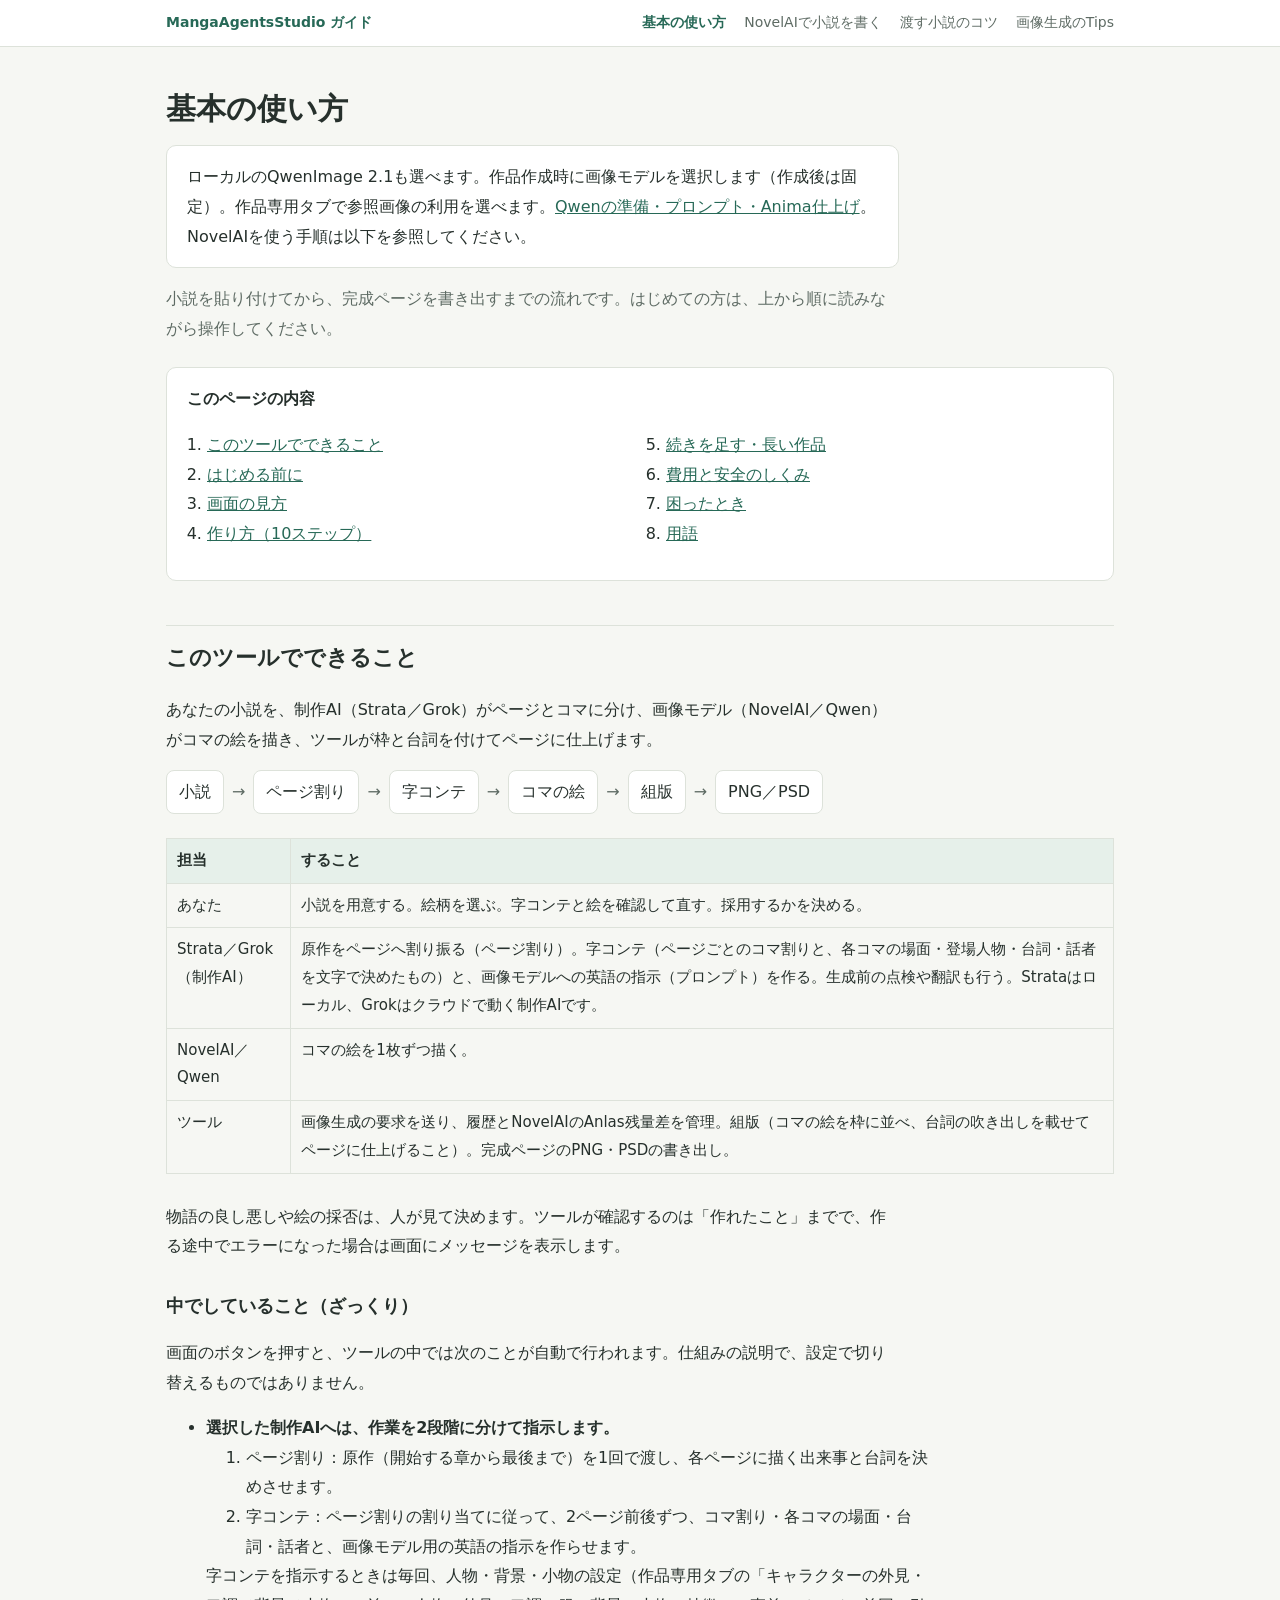
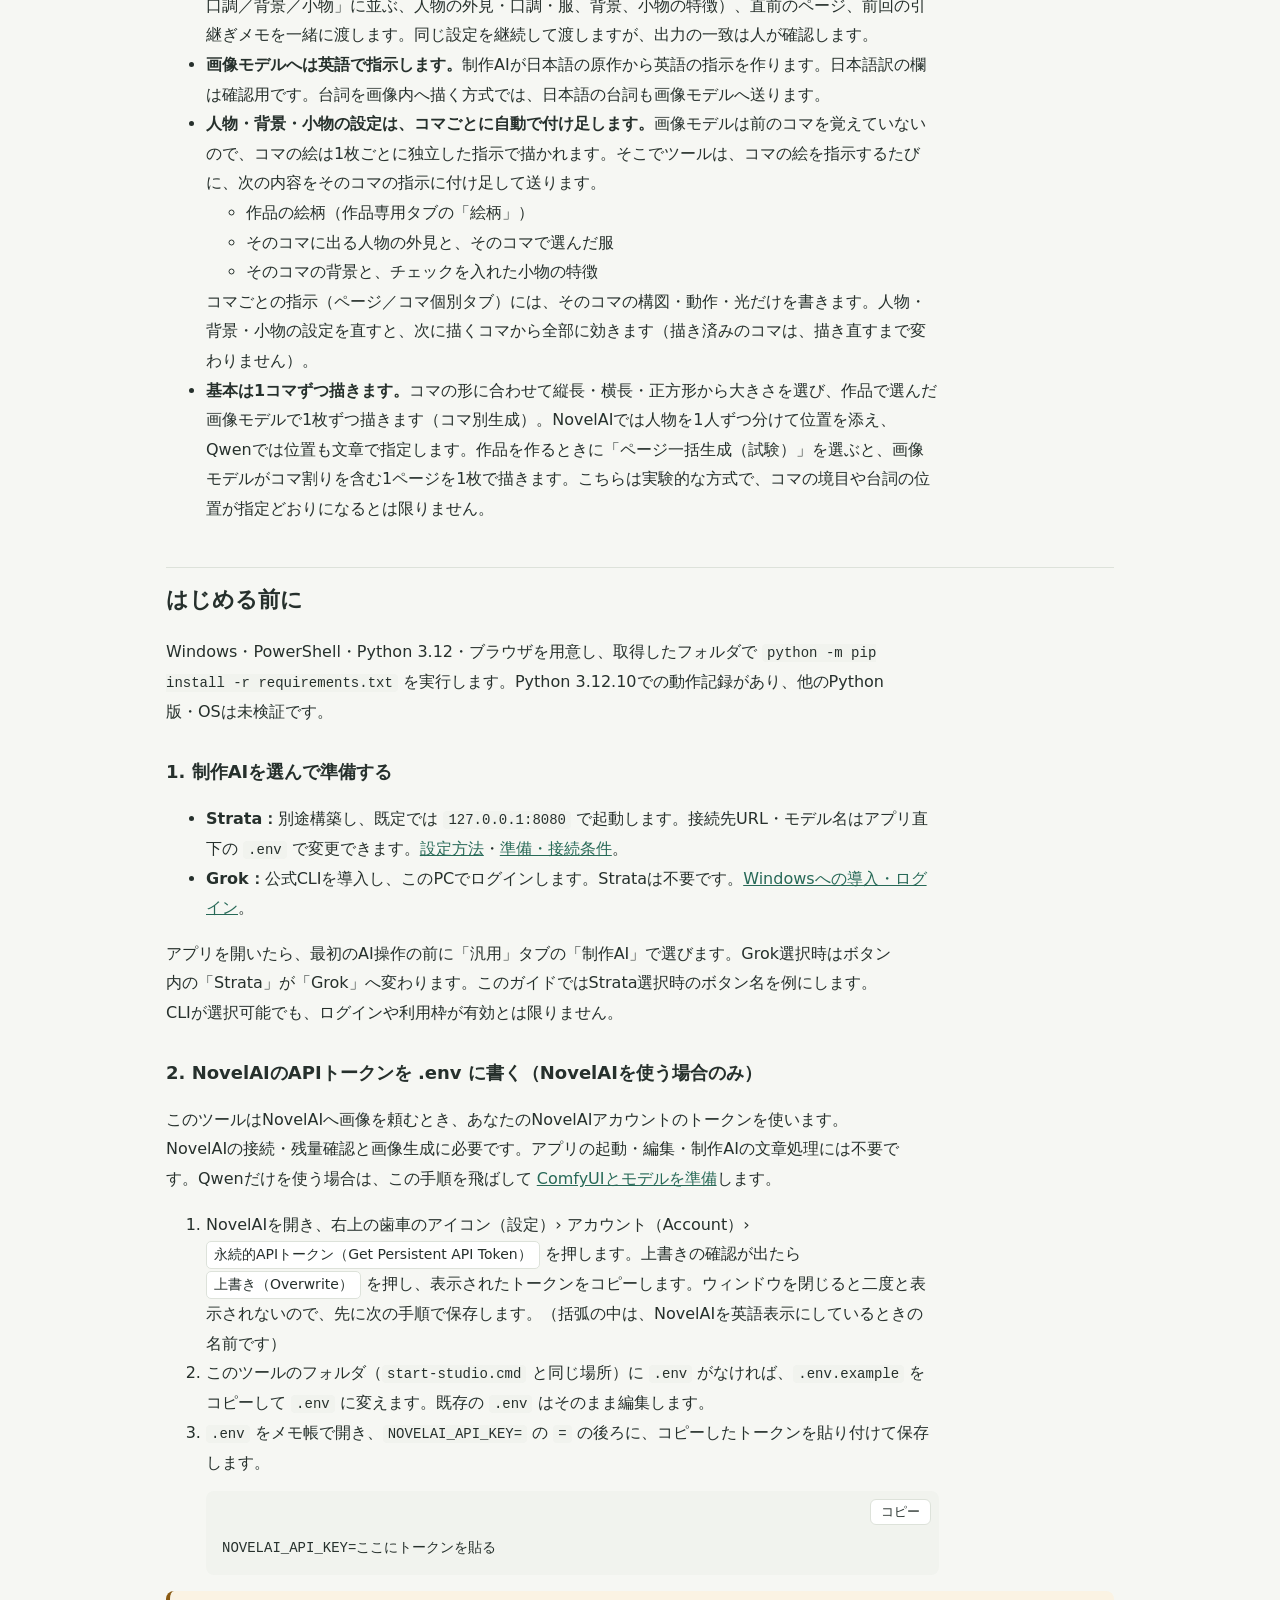
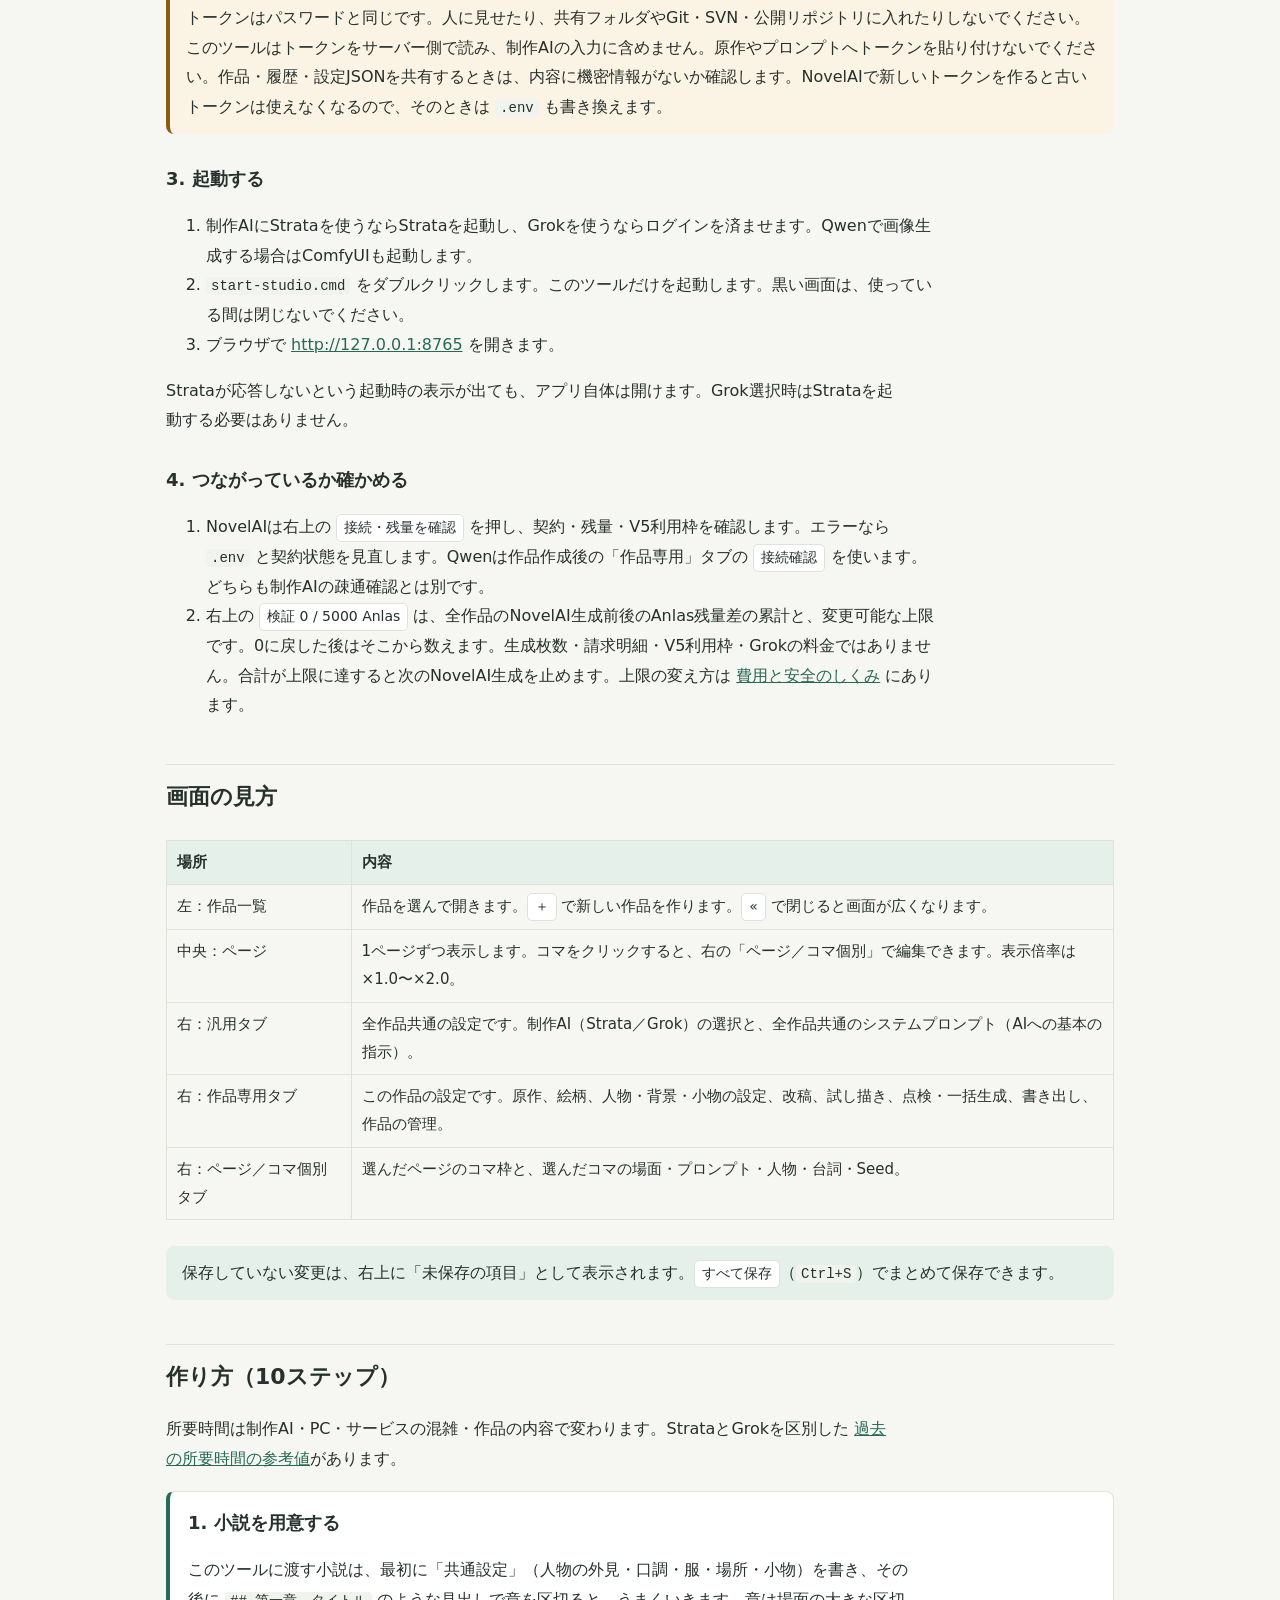
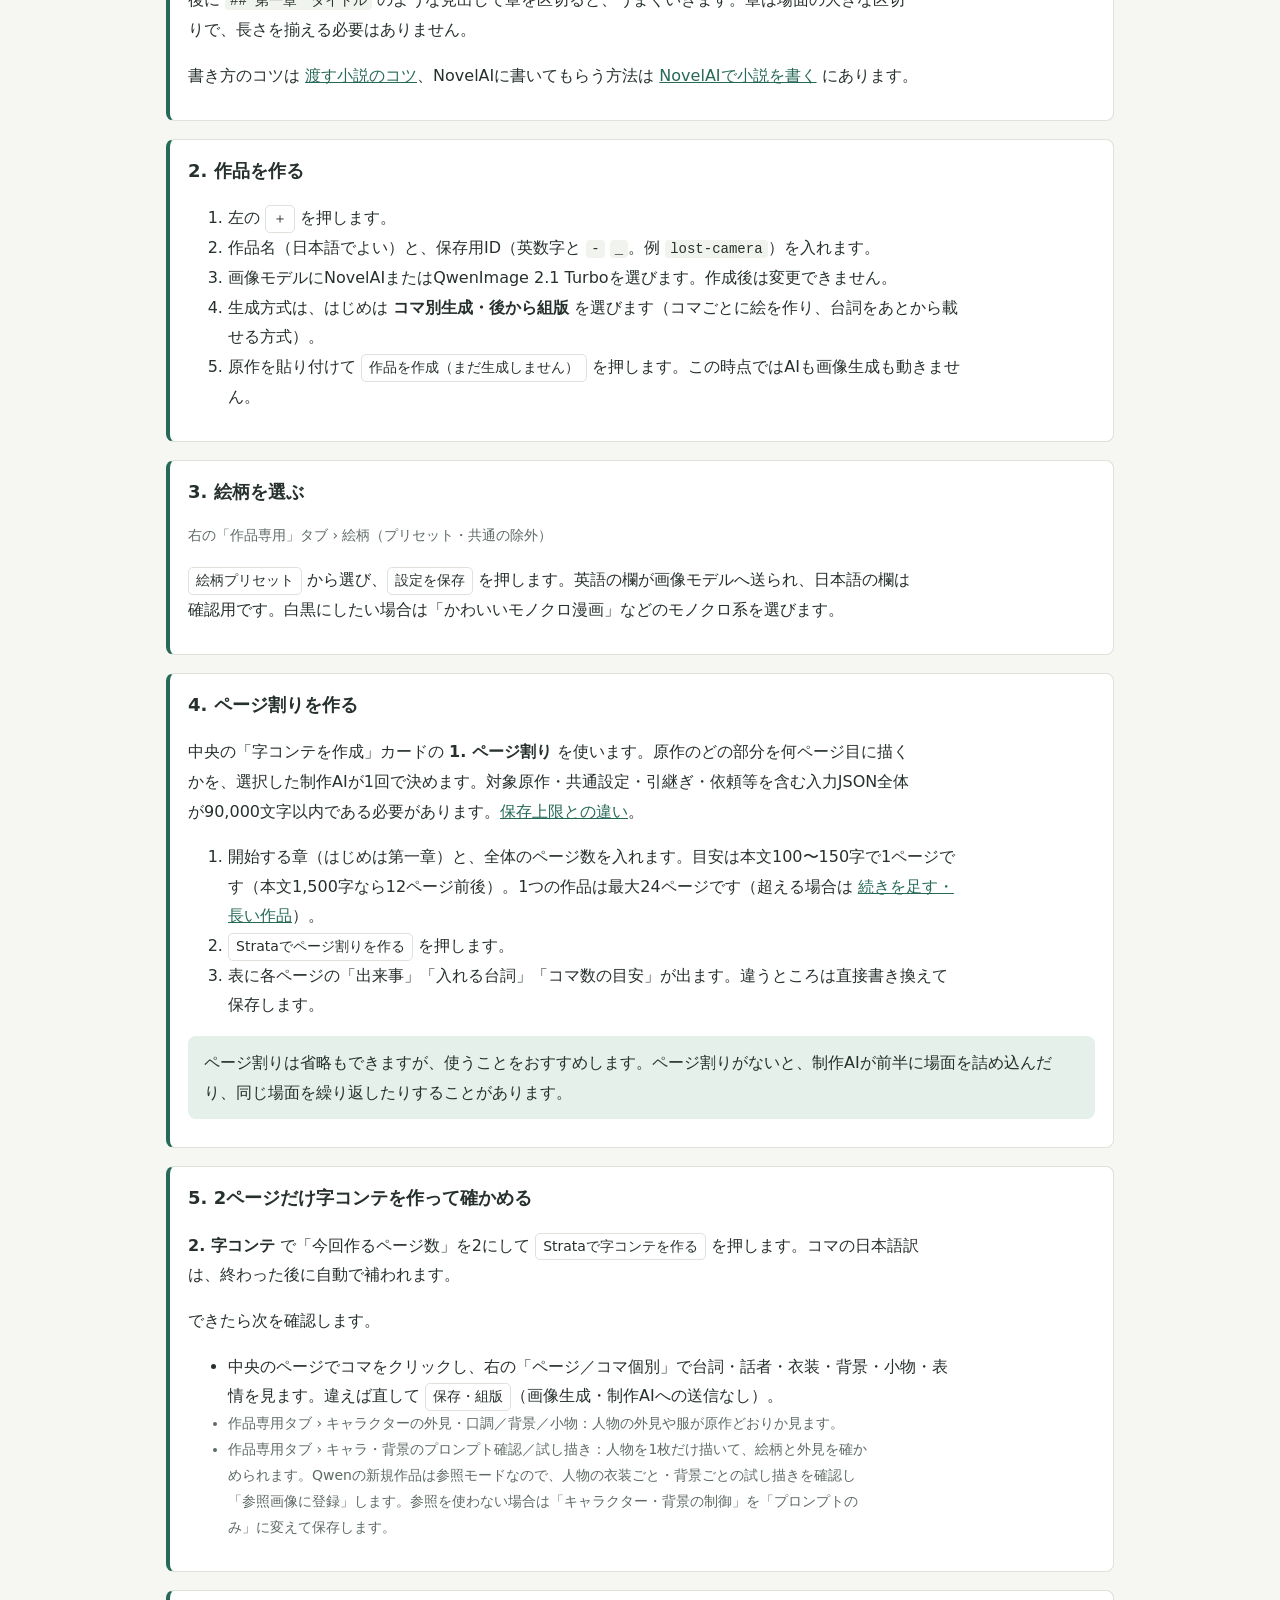
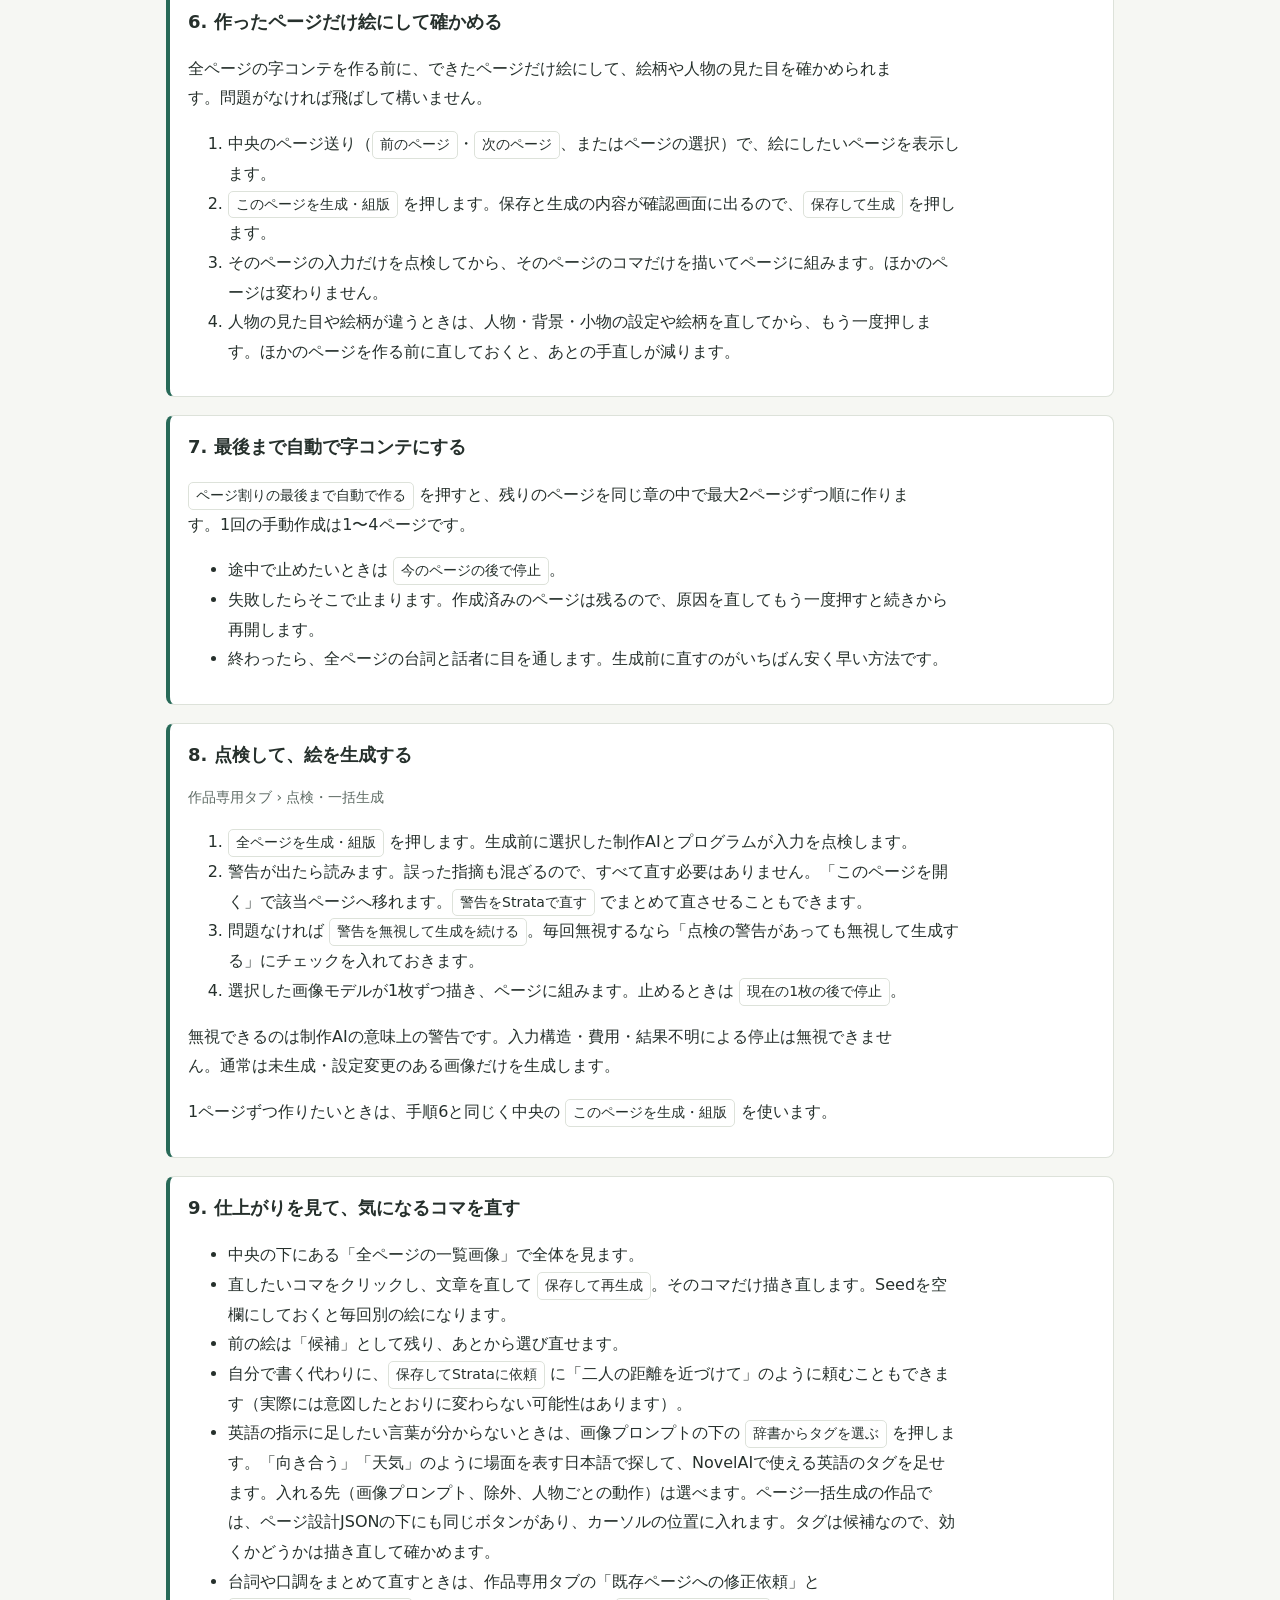
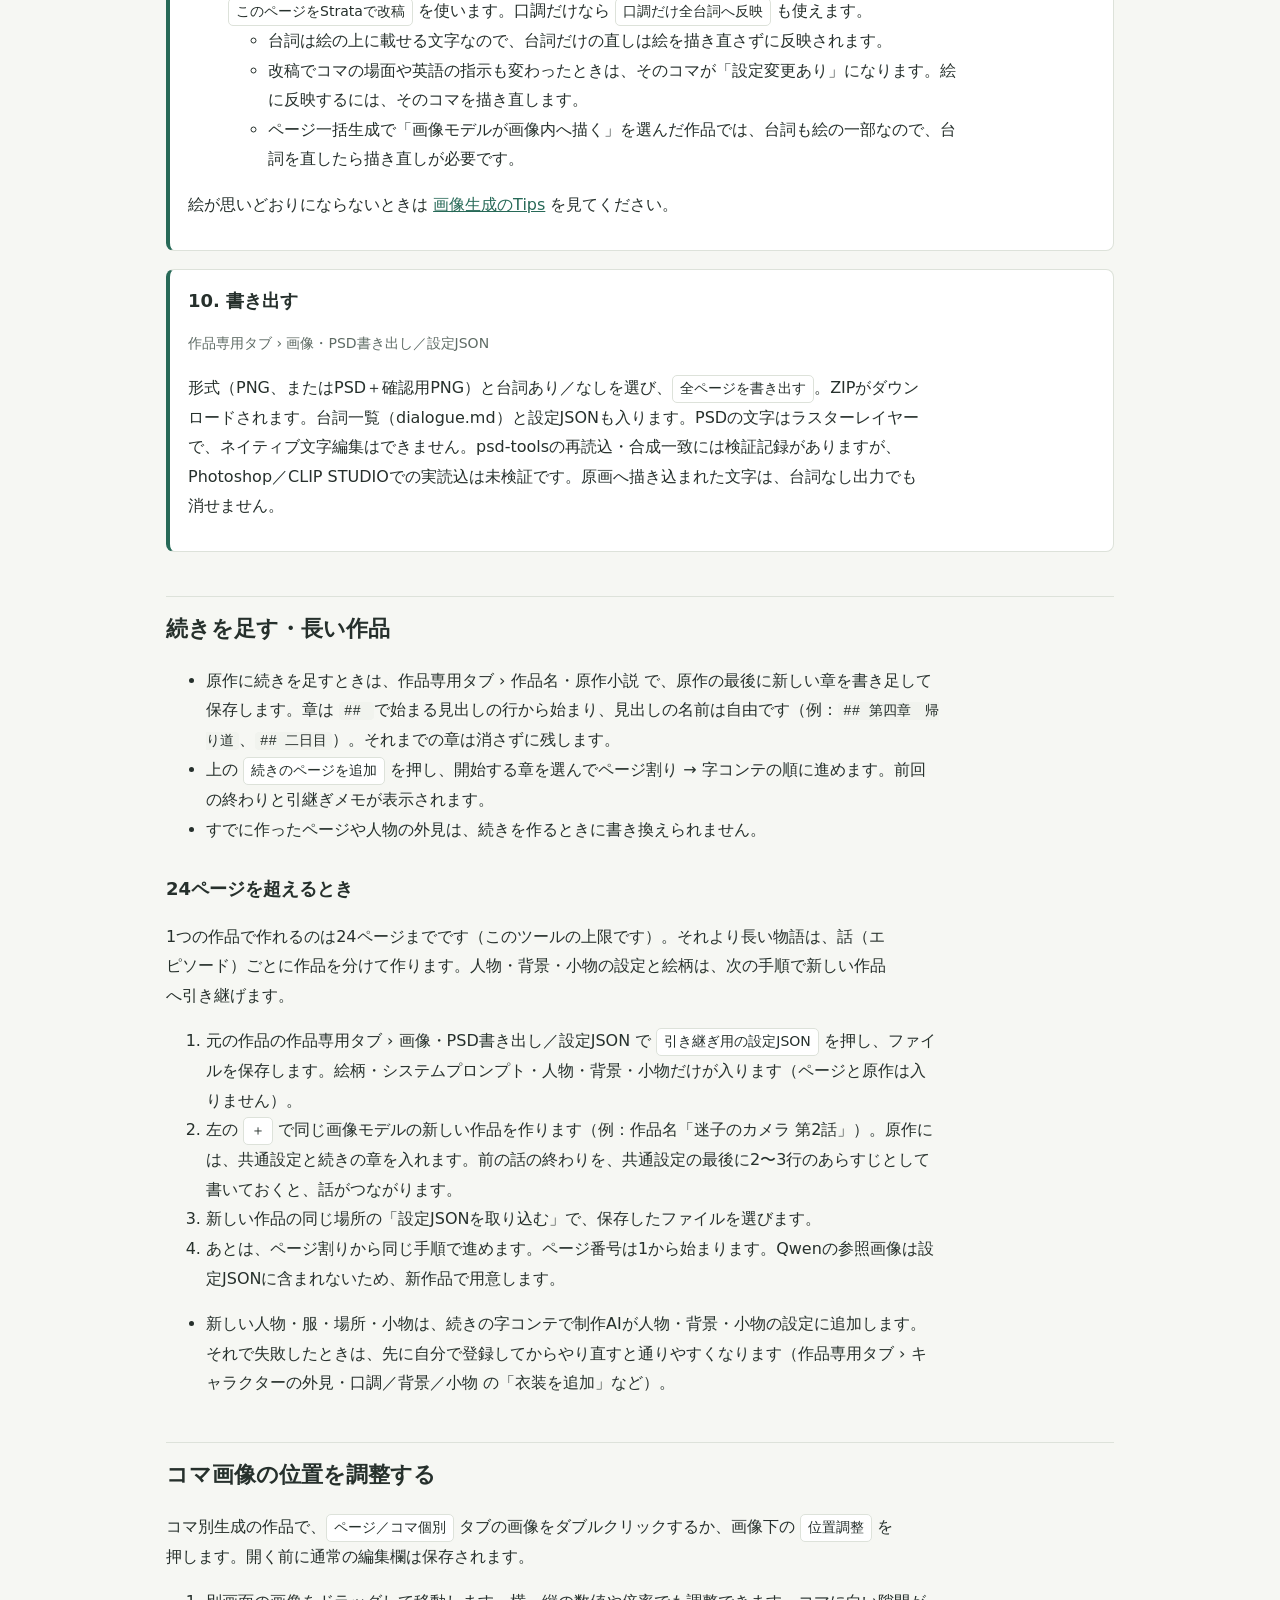
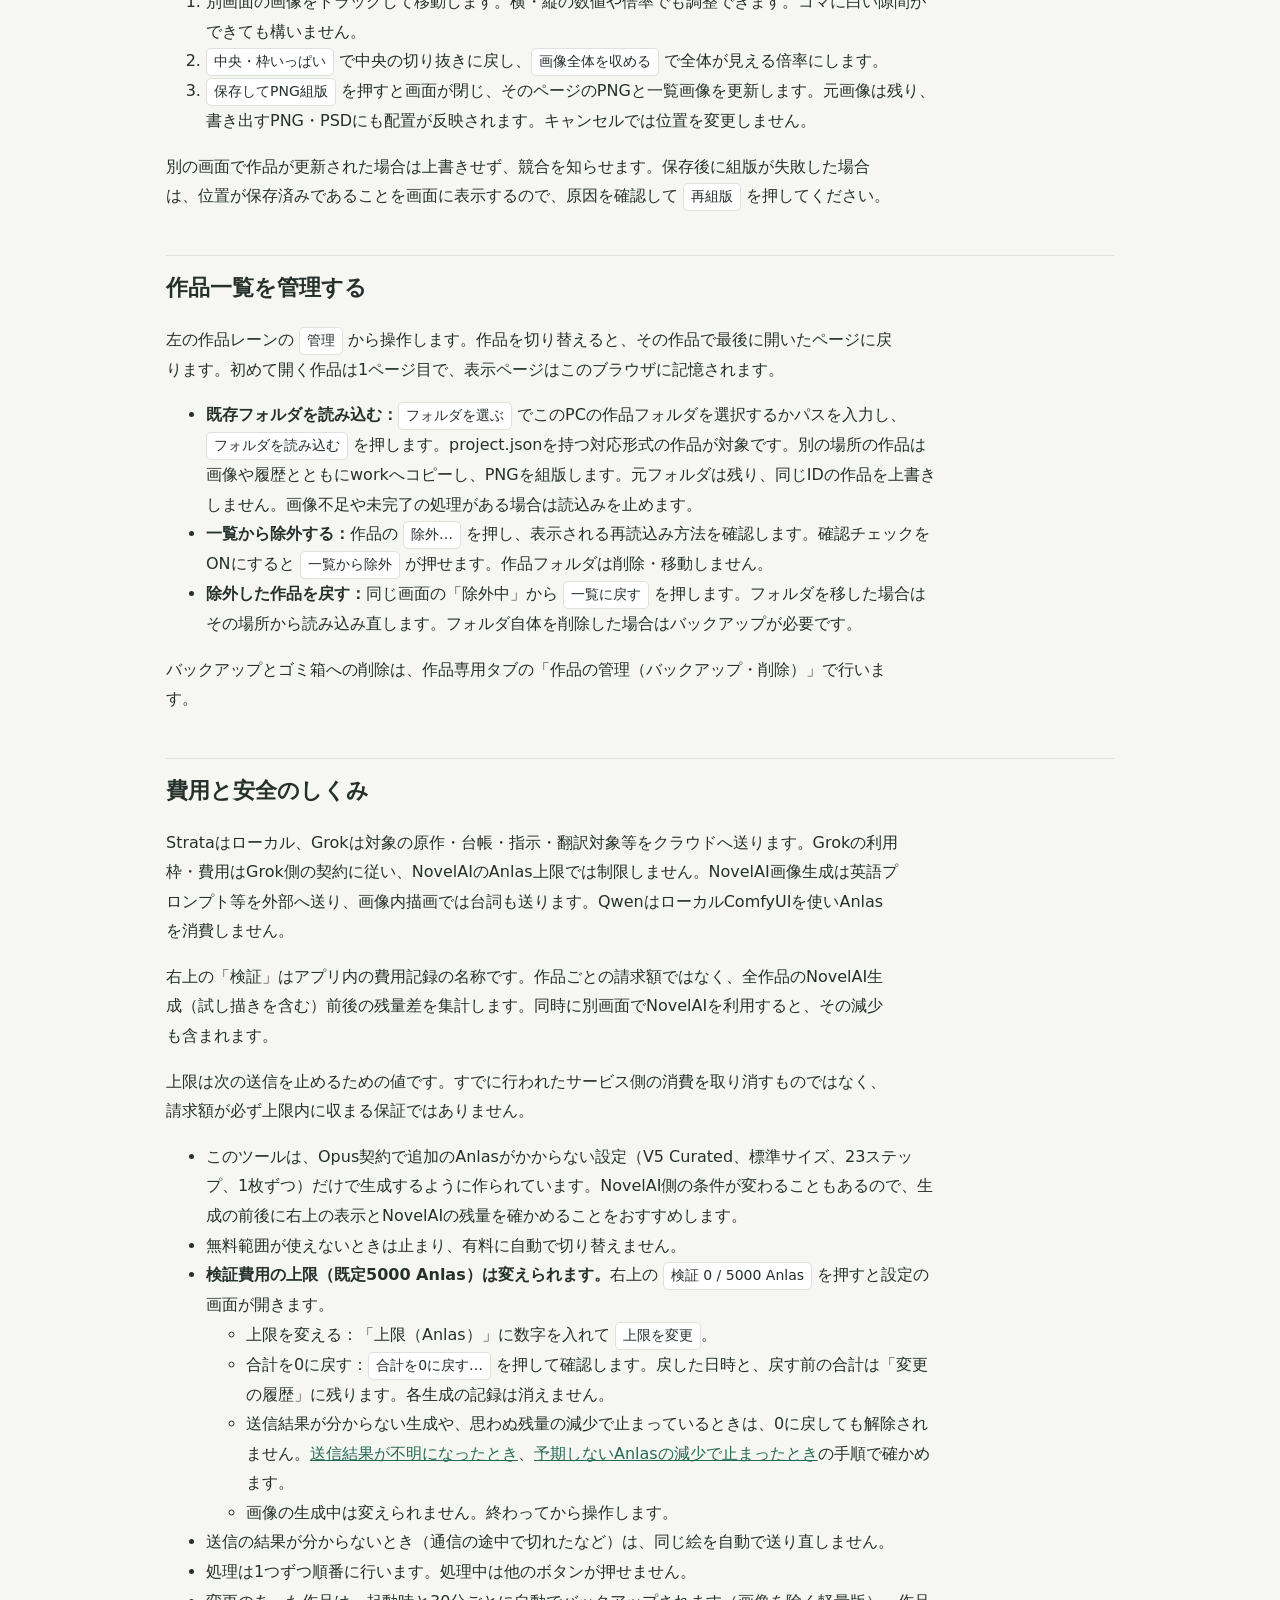
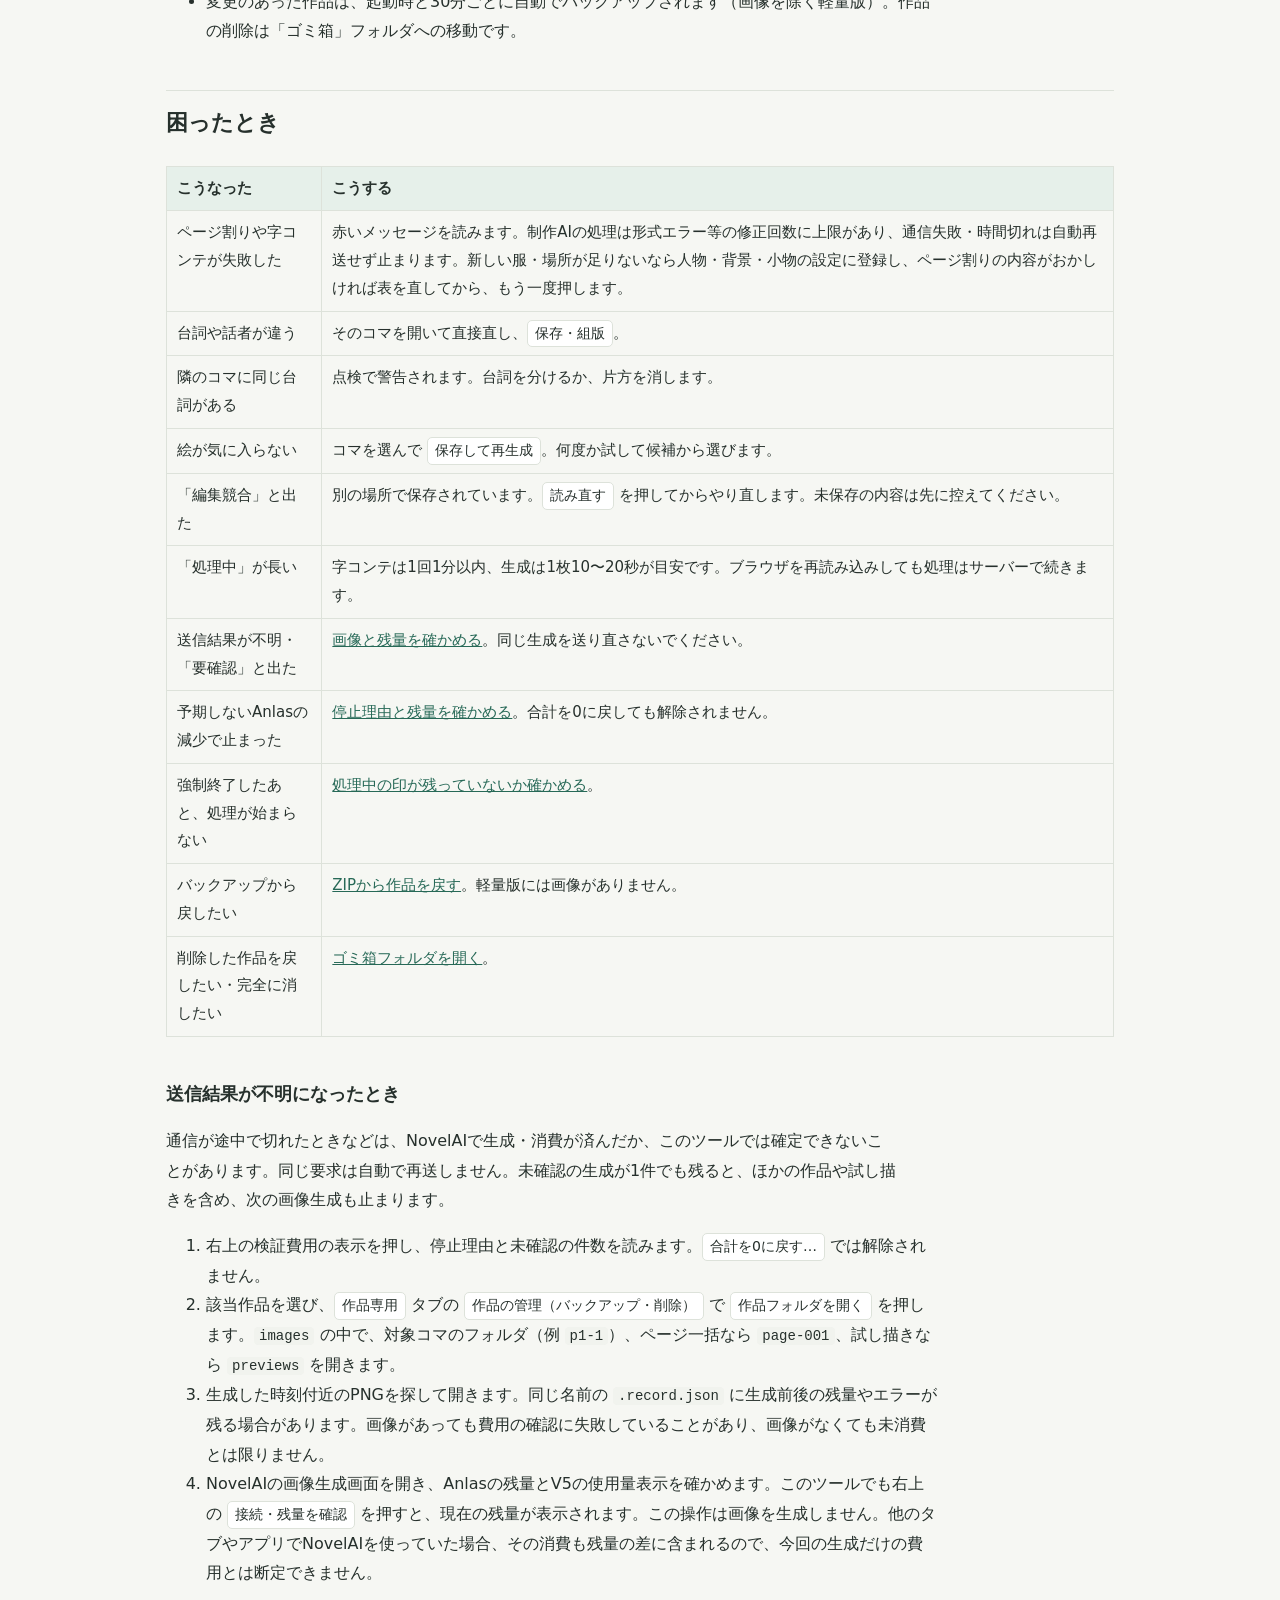
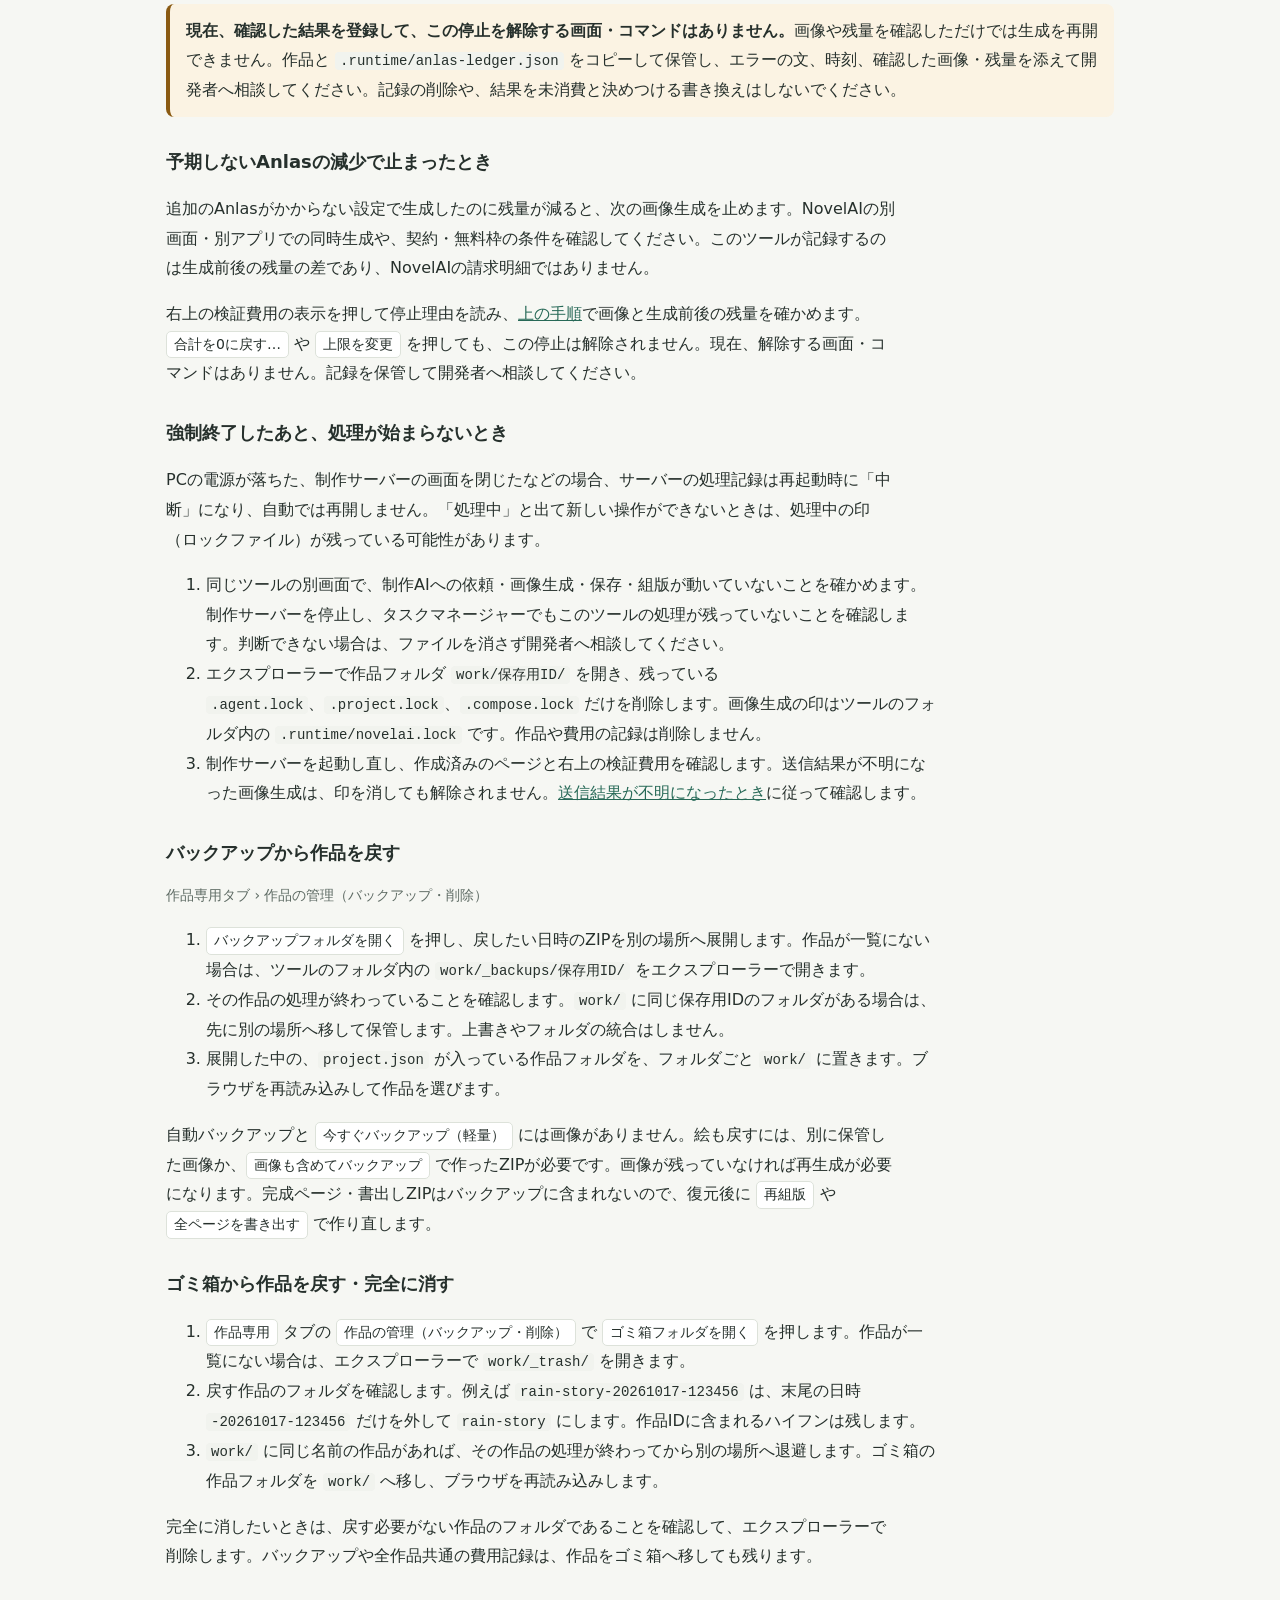
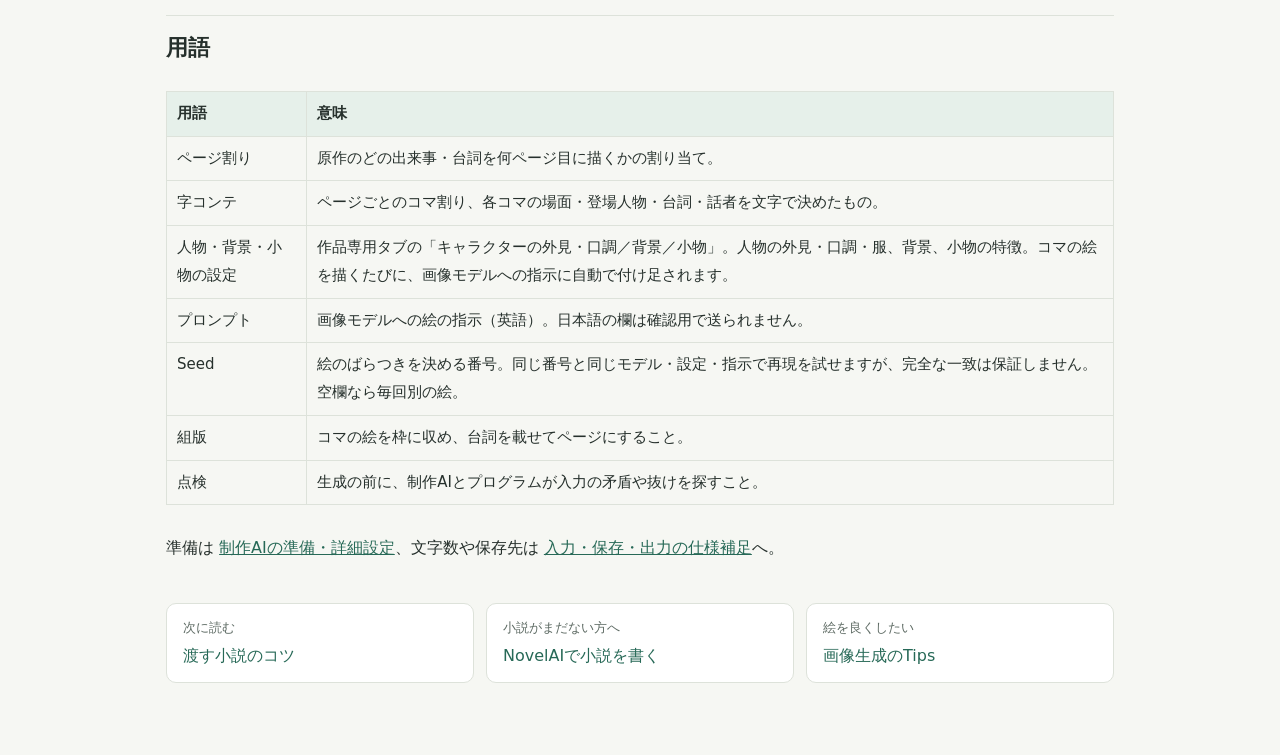
<file: web/guide/index.html>
<!doctype html>
<html lang="ja">
<head>
<meta charset="utf-8">
<meta name="viewport" content="width=device-width,initial-scale=1">
<title>使い方ガイド</title>
<link rel="stylesheet" href="guide.css">
</head>
<body>
<header class="top"><nav class="top-inner" aria-label="ガイド">
  <a class="brand" href="index.html">MangaAgentsStudio ガイド</a>
  <a href="index.html" aria-current="page">基本の使い方</a>
  <a href="novelai-story.html">NovelAIで小説を書く</a>
  <a href="source-tips.html">渡す小説のコツ</a>
  <a href="tips.html">画像生成のTips</a>
</nav></header>
<main>
<h1>基本の使い方</h1>
<p class="card">ローカルのQwenImage 2.1も選べます。作品作成時に画像モデルを選択します（作成後は固定）。作品専用タブで参照画像の利用を選べます。<a href="qwen-image.html">Qwenの準備・プロンプト・Anima仕上げ</a>。NovelAIを使う手順は以下を参照してください。</p>
<p class="lead">小説を貼り付けてから、完成ページを書き出すまでの流れです。はじめての方は、上から順に読みながら操作してください。</p>

<div class="card">
<strong>このページの内容</strong>
<ol class="toc">
  <li><a href="#what">このツールでできること</a></li>
  <li><a href="#before">はじめる前に</a></li>
  <li><a href="#screen">画面の見方</a></li>
  <li><a href="#steps">作り方（10ステップ）</a></li>
  <li><a href="#more">続きを足す・長い作品</a></li>
  <li><a href="#cost">費用と安全のしくみ</a></li>
  <li><a href="#trouble">困ったとき</a></li>
  <li><a href="#words">用語</a></li>
</ol>
</div>

<h2 id="what">このツールでできること</h2>
<p>あなたの小説を、制作AI（Strata／Grok）がページとコマに分け、画像モデル（NovelAI／Qwen）がコマの絵を描き、ツールが枠と台詞を付けてページに仕上げます。</p>
<div class="flow" aria-label="制作の流れ">
  <span>小説</span><i>→</i><span>ページ割り</span><i>→</i><span>字コンテ</span><i>→</i><span>コマの絵</span><i>→</i><span>組版</span><i>→</i><span>PNG／PSD</span>
</div>
<div class="table-wrap"><table>
<tr><th>担当</th><th>すること</th></tr>
<tr><td>あなた</td><td>小説を用意する。絵柄を選ぶ。字コンテと絵を確認して直す。採用するかを決める。</td></tr>
<tr><td>Strata／Grok（制作AI）</td><td>原作をページへ割り振る（ページ割り）。字コンテ（ページごとのコマ割りと、各コマの場面・登場人物・台詞・話者を文字で決めたもの）と、画像モデルへの英語の指示（プロンプト）を作る。生成前の点検や翻訳も行う。Strataはローカル、Grokはクラウドで動く制作AIです。</td></tr>
<tr><td>NovelAI／Qwen</td><td>コマの絵を1枚ずつ描く。</td></tr>
<tr><td>ツール</td><td>画像生成の要求を送り、履歴とNovelAIのAnlas残量差を管理。組版（コマの絵を枠に並べ、台詞の吹き出しを載せてページに仕上げること）。完成ページのPNG・PSDの書き出し。</td></tr>
</table></div>
<p>物語の良し悪しや絵の採否は、人が見て決めます。ツールが確認するのは「作れたこと」までで、作る途中でエラーになった場合は画面にメッセージを表示します。</p>

<h3 id="inside">中でしていること（ざっくり）</h3>
<p>画面のボタンを押すと、ツールの中では次のことが自動で行われます。仕組みの説明で、設定で切り替えるものではありません。</p>
<ul>
  <li><strong>選択した制作AIへは、作業を2段階に分けて指示します。</strong>
    <ol>
      <li>ページ割り：原作（開始する章から最後まで）を1回で渡し、各ページに描く出来事と台詞を決めさせます。</li>
      <li>字コンテ：ページ割りの割り当てに従って、2ページ前後ずつ、コマ割り・各コマの場面・台詞・話者と、画像モデル用の英語の指示を作らせます。</li>
    </ol>
    字コンテを指示するときは毎回、人物・背景・小物の設定（作品専用タブの「キャラクターの外見・口調／背景／小物」に並ぶ、人物の外見・口調・服、背景、小物の特徴）、直前のページ、前回の引継ぎメモを一緒に渡します。同じ設定を継続して渡しますが、出力の一致は人が確認します。</li>
  <li><strong>画像モデルへは英語で指示します。</strong>制作AIが日本語の原作から英語の指示を作ります。日本語訳の欄は確認用です。台詞を画像内へ描く方式では、日本語の台詞も画像モデルへ送ります。</li>
  <li><strong>人物・背景・小物の設定は、コマごとに自動で付け足します。</strong>画像モデルは前のコマを覚えていないので、コマの絵は1枚ごとに独立した指示で描かれます。そこでツールは、コマの絵を指示するたびに、次の内容をそのコマの指示に付け足して送ります。
    <ul>
      <li>作品の絵柄（作品専用タブの「絵柄」）</li>
      <li>そのコマに出る人物の外見と、そのコマで選んだ服</li>
      <li>そのコマの背景と、チェックを入れた小物の特徴</li>
    </ul>
    コマごとの指示（ページ／コマ個別タブ）には、そのコマの構図・動作・光だけを書きます。人物・背景・小物の設定を直すと、次に描くコマから全部に効きます（描き済みのコマは、描き直すまで変わりません）。</li>
  <li><strong>基本は1コマずつ描きます。</strong>コマの形に合わせて縦長・横長・正方形から大きさを選び、作品で選んだ画像モデルで1枚ずつ描きます（コマ別生成）。NovelAIでは人物を1人ずつ分けて位置を添え、Qwenでは位置も文章で指定します。作品を作るときに「ページ一括生成（試験）」を選ぶと、画像モデルがコマ割りを含む1ページを1枚で描きます。こちらは実験的な方式で、コマの境目や台詞の位置が指定どおりになるとは限りません。</li>
</ul>

<h2 id="before">はじめる前に</h2>
<p>Windows・PowerShell・Python 3.12・ブラウザを用意し、取得したフォルダで <code>python -m pip install -r requirements.txt</code> を実行します。Python 3.12.10での動作記録があり、他のPython版・OSは未検証です。</p>
<h3>1. 制作AIを選んで準備する</h3>
<ul>
  <li><strong>Strata：</strong>別途構築し、既定では <code>127.0.0.1:8080</code> で起動します。接続先URL・モデル名はアプリ直下の <code>.env</code> で変更できます。<a href="setup.html#local-settings">設定方法</a>・<a href="setup.html#strata">準備・接続条件</a>。</li>
  <li><strong>Grok：</strong>公式CLIを導入し、このPCでログインします。Strataは不要です。<a href="setup.html#grok">Windowsへの導入・ログイン</a>。</li>
</ul>
<p>アプリを開いたら、最初のAI操作の前に「汎用」タブの「制作AI」で選びます。Grok選択時はボタン内の「Strata」が「Grok」へ変わります。このガイドではStrata選択時のボタン名を例にします。CLIが選択可能でも、ログインや利用枠が有効とは限りません。</p>
<h3 id="novelai-token">2. NovelAIのAPIトークンを .env に書く（NovelAIを使う場合のみ）</h3>
<p>このツールはNovelAIへ画像を頼むとき、あなたのNovelAIアカウントのトークンを使います。NovelAIの接続・残量確認と画像生成に必要です。アプリの起動・編集・制作AIの文章処理には不要です。Qwenだけを使う場合は、この手順を飛ばして <a href="qwen-image.html">ComfyUIとモデルを準備</a>します。</p>
<ol>
  <li>NovelAIを開き、右上の歯車のアイコン（設定）› アカウント（Account）› <span class="ui">永続的APIトークン（Get Persistent API Token）</span> を押します。上書きの確認が出たら <span class="ui">上書き（Overwrite）</span> を押し、表示されたトークンをコピーします。ウィンドウを閉じると二度と表示されないので、先に次の手順で保存します。（括弧の中は、NovelAIを英語表示にしているときの名前です）</li>
  <li>このツールのフォルダ（<code>start-studio.cmd</code> と同じ場所）に <code>.env</code> がなければ、<code>.env.example</code> をコピーして <code>.env</code> に変えます。既存の <code>.env</code> はそのまま編集します。</li>
  <li><code>.env</code> をメモ帳で開き、<code>NOVELAI_API_KEY=</code> の <code>=</code> の後ろに、コピーしたトークンを貼り付けて保存します。<div class="copy-block"><pre>NOVELAI_API_KEY=ここにトークンを貼る</pre></div></li>
</ol>
<div class="caution">トークンはパスワードと同じです。人に見せたり、共有フォルダやGit・SVN・公開リポジトリに入れたりしないでください。このツールはトークンをサーバー側で読み、制作AIの入力に含めません。原作やプロンプトへトークンを貼り付けないでください。作品・履歴・設定JSONを共有するときは、内容に機密情報がないか確認します。NovelAIで新しいトークンを作ると古いトークンは使えなくなるので、そのときは <code>.env</code> も書き換えます。</div>

<h3>3. 起動する</h3>
<ol>
  <li>制作AIにStrataを使うならStrataを起動し、Grokを使うならログインを済ませます。Qwenで画像生成する場合はComfyUIも起動します。</li>
  <li><code>start-studio.cmd</code> をダブルクリックします。このツールだけを起動します。黒い画面は、使っている間は閉じないでください。</li>
  <li>ブラウザで <a href="http://127.0.0.1:8765">http://127.0.0.1:8765</a> を開きます。</li>
</ol>

<p>Strataが応答しないという起動時の表示が出ても、アプリ自体は開けます。Grok選択時はStrataを起動する必要はありません。</p>
<h3>4. つながっているか確かめる</h3>
<ol>
  <li>NovelAIは右上の <span class="ui">接続・残量を確認</span> を押し、契約・残量・V5利用枠を確認します。エラーなら <code>.env</code> と契約状態を見直します。Qwenは作品作成後の「作品専用」タブの <span class="ui">接続確認</span> を使います。どちらも制作AIの疎通確認とは別です。</li>
  <li>右上の <span class="ui">検証 0 / 5000 Anlas</span> は、全作品のNovelAI生成前後のAnlas残量差の累計と、変更可能な上限です。0に戻した後はそこから数えます。生成枚数・請求明細・V5利用枠・Grokの料金ではありません。合計が上限に達すると次のNovelAI生成を止めます。上限の変え方は <a href="#cost">費用と安全のしくみ</a> にあります。</li>
</ol>

<h2 id="screen">画面の見方</h2>
<div class="table-wrap"><table>
<tr><th>場所</th><th>内容</th></tr>
<tr><td>左：作品一覧</td><td>作品を選んで開きます。<span class="ui">＋</span> で新しい作品を作ります。<span class="ui">«</span> で閉じると画面が広くなります。</td></tr>
<tr><td>中央：ページ</td><td>1ページずつ表示します。コマをクリックすると、右の「ページ／コマ個別」で編集できます。表示倍率は×1.0〜×2.0。</td></tr>
<tr><td>右：汎用タブ</td><td>全作品共通の設定です。制作AI（Strata／Grok）の選択と、全作品共通のシステムプロンプト（AIへの基本の指示）。</td></tr>
<tr><td>右：作品専用タブ</td><td>この作品の設定です。原作、絵柄、人物・背景・小物の設定、改稿、試し描き、点検・一括生成、書き出し、作品の管理。</td></tr>
<tr><td>右：ページ／コマ個別タブ</td><td>選んだページのコマ枠と、選んだコマの場面・プロンプト・人物・台詞・Seed。</td></tr>
</table></div>
<div class="note">保存していない変更は、右上に「未保存の項目」として表示されます。<span class="ui">すべて保存</span>（<code>Ctrl+S</code>）でまとめて保存できます。</div>

<h2 id="steps">作り方（10ステップ）</h2>
<p>所要時間は制作AI・PC・サービスの混雑・作品の内容で変わります。StrataとGrokを区別した <a href="setup.html#timing">過去の所要時間の参考値</a>があります。</p>

<div class="step">
<h3>1. 小説を用意する</h3>
<p>このツールに渡す小説は、最初に「共通設定」（人物の外見・口調・服・場所・小物）を書き、その後に <code>## 第一章　タイトル</code> のような見出しで章を区切ると、うまくいきます。章は場面の大きな区切りで、長さを揃える必要はありません。</p>
<p>書き方のコツは <a href="source-tips.html">渡す小説のコツ</a>、NovelAIに書いてもらう方法は <a href="novelai-story.html">NovelAIで小説を書く</a> にあります。</p>
</div>

<div class="step">
<h3>2. 作品を作る</h3>
<ol>
  <li>左の <span class="ui">＋</span> を押します。</li>
  <li>作品名（日本語でよい）と、保存用ID（英数字と <code>-</code> <code>_</code>。例 <code>lost-camera</code>）を入れます。</li>
  <li>画像モデルにNovelAIまたはQwenImage 2.1 Turboを選びます。作成後は変更できません。</li>
  <li>生成方式は、はじめは <strong>コマ別生成・後から組版</strong> を選びます（コマごとに絵を作り、台詞をあとから載せる方式）。</li>
  <li>原作を貼り付けて <span class="ui">作品を作成（まだ生成しません）</span> を押します。この時点ではAIも画像生成も動きません。</li>
</ol>
</div>

<div class="step">
<h3>3. 絵柄を選ぶ</h3>
<p class="path">右の「作品専用」タブ › 絵柄（プリセット・共通の除外）</p>
<p><span class="ui">絵柄プリセット</span> から選び、<span class="ui">設定を保存</span> を押します。英語の欄が画像モデルへ送られ、日本語の欄は確認用です。白黒にしたい場合は「かわいいモノクロ漫画」などのモノクロ系を選びます。</p>
</div>

<div class="step">
<h3>4. ページ割りを作る</h3>
<p>中央の「字コンテを作成」カードの <strong>1. ページ割り</strong> を使います。原作のどの部分を何ページ目に描くかを、選択した制作AIが1回で決めます。対象原作・共通設定・引継ぎ・依頼等を含む入力JSON全体が90,000文字以内である必要があります。<a href="reference.html#limits">保存上限との違い</a>。</p>
<ol>
  <li>開始する章（はじめは第一章）と、全体のページ数を入れます。目安は本文100〜150字で1ページです（本文1,500字なら12ページ前後）。1つの作品は最大24ページです（超える場合は <a href="#more">続きを足す・長い作品</a>）。</li>
  <li><span class="ui">Strataでページ割りを作る</span> を押します。</li>
  <li>表に各ページの「出来事」「入れる台詞」「コマ数の目安」が出ます。違うところは直接書き換えて保存します。</li>
</ol>
<div class="note">ページ割りは省略もできますが、使うことをおすすめします。ページ割りがないと、制作AIが前半に場面を詰め込んだり、同じ場面を繰り返したりすることがあります。</div>
</div>

<div class="step">
<h3>5. 2ページだけ字コンテを作って確かめる</h3>
<p><strong>2. 字コンテ</strong> で「今回作るページ数」を2にして <span class="ui">Strataで字コンテを作る</span> を押します。コマの日本語訳は、終わった後に自動で補われます。</p>
<p>できたら次を確認します。</p>
<ul>
  <li>中央のページでコマをクリックし、右の「ページ／コマ個別」で台詞・話者・衣装・背景・小物・表情を見ます。違えば直して <span class="ui">保存・組版</span>（画像生成・制作AIへの送信なし）。</li>
  <li class="path">作品専用タブ › キャラクターの外見・口調／背景／小物：人物の外見や服が原作どおりか見ます。</li>
  <li class="path">作品専用タブ › キャラ・背景のプロンプト確認／試し描き：人物を1枚だけ描いて、絵柄と外見を確かめられます。Qwenの新規作品は参照モードなので、人物の衣装ごと・背景ごとの試し描きを確認し「参照画像に登録」します。参照を使わない場合は「キャラクター・背景の制御」を「プロンプトのみ」に変えて保存します。</li>
</ul>
</div>

<div class="step">
<h3>6. 作ったページだけ絵にして確かめる</h3>
<p>全ページの字コンテを作る前に、できたページだけ絵にして、絵柄や人物の見た目を確かめられます。問題がなければ飛ばして構いません。</p>
<ol>
  <li>中央のページ送り（<span class="ui">前のページ</span>・<span class="ui">次のページ</span>、またはページの選択）で、絵にしたいページを表示します。</li>
  <li><span class="ui">このページを生成・組版</span> を押します。保存と生成の内容が確認画面に出るので、<span class="ui">保存して生成</span> を押します。</li>
  <li>そのページの入力だけを点検してから、そのページのコマだけを描いてページに組みます。ほかのページは変わりません。</li>
  <li>人物の見た目や絵柄が違うときは、人物・背景・小物の設定や絵柄を直してから、もう一度押します。ほかのページを作る前に直しておくと、あとの手直しが減ります。</li>
</ol>
</div>

<div class="step">
<h3>7. 最後まで自動で字コンテにする</h3>
<p><span class="ui">ページ割りの最後まで自動で作る</span> を押すと、残りのページを同じ章の中で最大2ページずつ順に作ります。1回の手動作成は1〜4ページです。</p>
<ul>
  <li>途中で止めたいときは <span class="ui">今のページの後で停止</span>。</li>
  <li>失敗したらそこで止まります。作成済みのページは残るので、原因を直してもう一度押すと続きから再開します。</li>
  <li>終わったら、全ページの台詞と話者に目を通します。生成前に直すのがいちばん安く早い方法です。</li>
</ul>
</div>

<div class="step">
<h3>8. 点検して、絵を生成する</h3>
<p class="path">作品専用タブ › 点検・一括生成</p>
<ol>
  <li><span class="ui">全ページを生成・組版</span> を押します。生成前に選択した制作AIとプログラムが入力を点検します。</li>
  <li>警告が出たら読みます。誤った指摘も混ざるので、すべて直す必要はありません。「このページを開く」で該当ページへ移れます。<span class="ui">警告をStrataで直す</span> でまとめて直させることもできます。</li>
  <li>問題なければ <span class="ui">警告を無視して生成を続ける</span>。毎回無視するなら「点検の警告があっても無視して生成する」にチェックを入れておきます。</li>
  <li>選択した画像モデルが1枚ずつ描き、ページに組みます。止めるときは <span class="ui">現在の1枚の後で停止</span>。</li>
</ol>
<p>無視できるのは制作AIの意味上の警告です。入力構造・費用・結果不明による停止は無視できません。通常は未生成・設定変更のある画像だけを生成します。</p>
<p>1ページずつ作りたいときは、手順6と同じく中央の <span class="ui">このページを生成・組版</span> を使います。</p>
</div>

<div class="step">
<h3>9. 仕上がりを見て、気になるコマを直す</h3>
<ul>
  <li>中央の下にある「全ページの一覧画像」で全体を見ます。</li>
  <li>直したいコマをクリックし、文章を直して <span class="ui">保存して再生成</span>。そのコマだけ描き直します。Seedを空欄にしておくと毎回別の絵になります。</li>
  <li>前の絵は「候補」として残り、あとから選び直せます。</li>
  <li>自分で書く代わりに、<span class="ui">保存してStrataに依頼</span> に「二人の距離を近づけて」のように頼むこともできます（実際には意図したとおりに変わらない可能性はあります）。</li>
  <li>英語の指示に足したい言葉が分からないときは、画像プロンプトの下の <span class="ui">辞書からタグを選ぶ</span> を押します。「向き合う」「天気」のように場面を表す日本語で探して、NovelAIで使える英語のタグを足せます。入れる先（画像プロンプト、除外、人物ごとの動作）は選べます。ページ一括生成の作品では、ページ設計JSONの下にも同じボタンがあり、カーソルの位置に入れます。タグは候補なので、効くかどうかは描き直して確かめます。</li>
  <li>台詞や口調をまとめて直すときは、作品専用タブの「既存ページへの修正依頼」と <span class="ui">このページをStrataで改稿</span> を使います。口調だけなら <span class="ui">口調だけ全台詞へ反映</span> も使えます。
    <ul>
      <li>台詞は絵の上に載せる文字なので、台詞だけの直しは絵を描き直さずに反映されます。</li>
      <li>改稿でコマの場面や英語の指示も変わったときは、そのコマが「設定変更あり」になります。絵に反映するには、そのコマを描き直します。</li>
      <li>ページ一括生成で「画像モデルが画像内へ描く」を選んだ作品では、台詞も絵の一部なので、台詞を直したら描き直しが必要です。</li>
    </ul>
  </li>
</ul>
<p>絵が思いどおりにならないときは <a href="tips.html">画像生成のTips</a> を見てください。</p>
</div>

<div class="step">
<h3>10. 書き出す</h3>
<p class="path">作品専用タブ › 画像・PSD書き出し／設定JSON</p>
<p>形式（PNG、またはPSD＋確認用PNG）と台詞あり／なしを選び、<span class="ui">全ページを書き出す</span>。ZIPがダウンロードされます。台詞一覧（dialogue.md）と設定JSONも入ります。PSDの文字はラスターレイヤーで、ネイティブ文字編集はできません。psd-toolsの再読込・合成一致には検証記録がありますが、Photoshop／CLIP STUDIOでの実読込は未検証です。原画へ描き込まれた文字は、台詞なし出力でも消せません。</p>
</div>

<h2 id="more">続きを足す・長い作品</h2>
<ul>
  <li>原作に続きを足すときは、作品専用タブ › 作品名・原作小説 で、原作の最後に新しい章を書き足して保存します。章は <code>## </code> で始まる見出しの行から始まり、見出しの名前は自由です（例：<code>## 第四章　帰り道</code>、<code>## 二日目</code>）。それまでの章は消さずに残します。</li>
  <li>上の <span class="ui">続きのページを追加</span> を押し、開始する章を選んでページ割り → 字コンテの順に進めます。前回の終わりと引継ぎメモが表示されます。</li>
  <li>すでに作ったページや人物の外見は、続きを作るときに書き換えられません。</li>
</ul>
<h3 id="over24">24ページを超えるとき</h3>
<p>1つの作品で作れるのは24ページまでです（このツールの上限です）。それより長い物語は、話（エピソード）ごとに作品を分けて作ります。人物・背景・小物の設定と絵柄は、次の手順で新しい作品へ引き継げます。</p>
<ol>
  <li>元の作品の作品専用タブ › 画像・PSD書き出し／設定JSON で <span class="ui">引き継ぎ用の設定JSON</span> を押し、ファイルを保存します。絵柄・システムプロンプト・人物・背景・小物だけが入ります（ページと原作は入りません）。</li>
  <li>左の <span class="ui">＋</span> で同じ画像モデルの新しい作品を作ります（例：作品名「迷子のカメラ 第2話」）。原作には、共通設定と続きの章を入れます。前の話の終わりを、共通設定の最後に2〜3行のあらすじとして書いておくと、話がつながります。</li>
  <li>新しい作品の同じ場所の「設定JSONを取り込む」で、保存したファイルを選びます。</li>
  <li>あとは、ページ割りから同じ手順で進めます。ページ番号は1から始まります。Qwenの参照画像は設定JSONに含まれないため、新作品で用意します。</li>
</ol>
<ul>
  <li>新しい人物・服・場所・小物は、続きの字コンテで制作AIが人物・背景・小物の設定に追加します。それで失敗したときは、先に自分で登録してからやり直すと通りやすくなります（作品専用タブ › キャラクターの外見・口調／背景／小物 の「衣装を追加」など）。</li>
</ul>

<h2 id="placement">コマ画像の位置を調整する</h2>
<p>コマ別生成の作品で、<span class="ui">ページ／コマ個別</span> タブの画像をダブルクリックするか、画像下の <span class="ui">位置調整</span> を押します。開く前に通常の編集欄は保存されます。</p>
<ol>
  <li>別画面の画像をドラッグして移動します。横・縦の数値や倍率でも調整できます。コマに白い隙間ができても構いません。</li>
  <li><span class="ui">中央・枠いっぱい</span> で中央の切り抜きに戻し、<span class="ui">画像全体を収める</span> で全体が見える倍率にします。</li>
  <li><span class="ui">保存してPNG組版</span> を押すと画面が閉じ、そのページのPNGと一覧画像を更新します。元画像は残り、書き出すPNG・PSDにも配置が反映されます。キャンセルでは位置を変更しません。</li>
</ol>
<p>別の画面で作品が更新された場合は上書きせず、競合を知らせます。保存後に組版が失敗した場合は、位置が保存済みであることを画面に表示するので、原因を確認して <span class="ui">再組版</span> を押してください。</p>

<h2 id="library-management">作品一覧を管理する</h2>
<p>左の作品レーンの <span class="ui">管理</span> から操作します。作品を切り替えると、その作品で最後に開いたページに戻ります。初めて開く作品は1ページ目で、表示ページはこのブラウザに記憶されます。</p>
<ul>
  <li><strong>既存フォルダを読み込む：</strong><span class="ui">フォルダを選ぶ</span> でこのPCの作品フォルダを選択するかパスを入力し、<span class="ui">フォルダを読み込む</span> を押します。project.jsonを持つ対応形式の作品が対象です。別の場所の作品は画像や履歴とともにworkへコピーし、PNGを組版します。元フォルダは残り、同じIDの作品を上書きしません。画像不足や未完了の処理がある場合は読込みを止めます。</li>
  <li><strong>一覧から除外する：</strong>作品の <span class="ui">除外…</span> を押し、表示される再読込み方法を確認します。確認チェックをONにすると <span class="ui">一覧から除外</span> が押せます。作品フォルダは削除・移動しません。</li>
  <li><strong>除外した作品を戻す：</strong>同じ画面の「除外中」から <span class="ui">一覧に戻す</span> を押します。フォルダを移した場合はその場所から読み込み直します。フォルダ自体を削除した場合はバックアップが必要です。</li>
</ul>
<p>バックアップとゴミ箱への削除は、作品専用タブの「作品の管理（バックアップ・削除）」で行います。</p>

<h2 id="cost">費用と安全のしくみ</h2>
<p>Strataはローカル、Grokは対象の原作・台帳・指示・翻訳対象等をクラウドへ送ります。Grokの利用枠・費用はGrok側の契約に従い、NovelAIのAnlas上限では制限しません。NovelAI画像生成は英語プロンプト等を外部へ送り、画像内描画では台詞も送ります。QwenはローカルComfyUIを使いAnlasを消費しません。</p>
<p>右上の「検証」はアプリ内の費用記録の名称です。作品ごとの請求額ではなく、全作品のNovelAI生成（試し描きを含む）前後の残量差を集計します。同時に別画面でNovelAIを利用すると、その減少も含まれます。</p>
<p>上限は次の送信を止めるための値です。すでに行われたサービス側の消費を取り消すものではなく、請求額が必ず上限内に収まる保証ではありません。</p>
<ul>
  <li>このツールは、Opus契約で追加のAnlasがかからない設定（V5 Curated、標準サイズ、23ステップ、1枚ずつ）だけで生成するように作られています。NovelAI側の条件が変わることもあるので、生成の前後に右上の表示とNovelAIの残量を確かめることをおすすめします。</li>
  <li>無料範囲が使えないときは止まり、有料に自動で切り替えません。</li>
  <li><strong>検証費用の上限（既定5000 Anlas）は変えられます。</strong>右上の <span class="ui">検証 0 / 5000 Anlas</span> を押すと設定の画面が開きます。
    <ul>
      <li>上限を変える：「上限（Anlas）」に数字を入れて <span class="ui">上限を変更</span>。</li>
      <li>合計を0に戻す：<span class="ui">合計を0に戻す…</span> を押して確認します。戻した日時と、戻す前の合計は「変更の履歴」に残ります。各生成の記録は消えません。</li>
      <li>送信結果が分からない生成や、思わぬ残量の減少で止まっているときは、0に戻しても解除されません。<a href="#unknown-generation">送信結果が不明になったとき</a>、<a href="#cost-stop">予期しないAnlasの減少で止まったとき</a>の手順で確かめます。</li>
      <li>画像の生成中は変えられません。終わってから操作します。</li>
    </ul>
  </li>
  <li>送信の結果が分からないとき（通信の途中で切れたなど）は、同じ絵を自動で送り直しません。</li>
  <li>処理は1つずつ順番に行います。処理中は他のボタンが押せません。</li>
  <li>変更のあった作品は、起動時と30分ごとに自動でバックアップされます（画像を除く軽量版）。作品の削除は「ゴミ箱」フォルダへの移動です。</li>
</ul>

<h2 id="trouble">困ったとき</h2>
<div class="table-wrap"><table>
<tr><th>こうなった</th><th>こうする</th></tr>
<tr><td>ページ割りや字コンテが失敗した</td><td>赤いメッセージを読みます。制作AIの処理は形式エラー等の修正回数に上限があり、通信失敗・時間切れは自動再送せず止まります。新しい服・場所が足りないなら人物・背景・小物の設定に登録し、ページ割りの内容がおかしければ表を直してから、もう一度押します。</td></tr>
<tr><td>台詞や話者が違う</td><td>そのコマを開いて直接直し、<span class="ui">保存・組版</span>。</td></tr>
<tr><td>隣のコマに同じ台詞がある</td><td>点検で警告されます。台詞を分けるか、片方を消します。</td></tr>
<tr><td>絵が気に入らない</td><td>コマを選んで <span class="ui">保存して再生成</span>。何度か試して候補から選びます。</td></tr>
<tr><td>「編集競合」と出た</td><td>別の場所で保存されています。<span class="ui">読み直す</span> を押してからやり直します。未保存の内容は先に控えてください。</td></tr>
<tr><td>「処理中」が長い</td><td>字コンテは1回1分以内、生成は1枚10〜20秒が目安です。ブラウザを再読み込みしても処理はサーバーで続きます。</td></tr>
<tr><td>送信結果が不明・「要確認」と出た</td><td><a href="#unknown-generation">画像と残量を確かめる</a>。同じ生成を送り直さないでください。</td></tr>
<tr><td>予期しないAnlasの減少で止まった</td><td><a href="#cost-stop">停止理由と残量を確かめる</a>。合計を0に戻しても解除されません。</td></tr>
<tr><td>強制終了したあと、処理が始まらない</td><td><a href="#after-shutdown">処理中の印が残っていないか確かめる</a>。</td></tr>
<tr><td>バックアップから戻したい</td><td><a href="#restore-backup">ZIPから作品を戻す</a>。軽量版には画像がありません。</td></tr>
<tr><td>削除した作品を戻したい・完全に消したい</td><td><a href="#restore-trash">ゴミ箱フォルダを開く</a>。</td></tr>
</table></div>

<h3 id="unknown-generation">送信結果が不明になったとき</h3>
<p>通信が途中で切れたときなどは、NovelAIで生成・消費が済んだか、このツールでは確定できないことがあります。同じ要求は自動で再送しません。未確認の生成が1件でも残ると、ほかの作品や試し描きを含め、次の画像生成も止まります。</p>
<ol>
  <li>右上の検証費用の表示を押し、停止理由と未確認の件数を読みます。<span class="ui">合計を0に戻す…</span> では解除されません。</li>
  <li>該当作品を選び、<span class="ui">作品専用</span> タブの <span class="ui">作品の管理（バックアップ・削除）</span> で <span class="ui">作品フォルダを開く</span> を押します。<code>images</code> の中で、対象コマのフォルダ（例 <code>p1-1</code>）、ページ一括なら <code>page-001</code>、試し描きなら <code>previews</code> を開きます。</li>
  <li>生成した時刻付近のPNGを探して開きます。同じ名前の <code>.record.json</code> に生成前後の残量やエラーが残る場合があります。画像があっても費用の確認に失敗していることがあり、画像がなくても未消費とは限りません。</li>
  <li>NovelAIの画像生成画面を開き、Anlasの残量とV5の使用量表示を確かめます。このツールでも右上の <span class="ui">接続・残量を確認</span> を押すと、現在の残量が表示されます。この操作は画像を生成しません。他のタブやアプリでNovelAIを使っていた場合、その消費も残量の差に含まれるので、今回の生成だけの費用とは断定できません。</li>
</ol>
<div class="caution"><strong>現在、確認した結果を登録して、この停止を解除する画面・コマンドはありません。</strong>画像や残量を確認しただけでは生成を再開できません。作品と <code>.runtime/anlas-ledger.json</code> をコピーして保管し、エラーの文、時刻、確認した画像・残量を添えて開発者へ相談してください。記録の削除や、結果を未消費と決めつける書き換えはしないでください。</div>

<h3 id="cost-stop">予期しないAnlasの減少で止まったとき</h3>
<p>追加のAnlasがかからない設定で生成したのに残量が減ると、次の画像生成を止めます。NovelAIの別画面・別アプリでの同時生成や、契約・無料枠の条件を確認してください。このツールが記録するのは生成前後の残量の差であり、NovelAIの請求明細ではありません。</p>
<p>右上の検証費用の表示を押して停止理由を読み、<a href="#unknown-generation">上の手順</a>で画像と生成前後の残量を確かめます。<span class="ui">合計を0に戻す…</span> や <span class="ui">上限を変更</span> を押しても、この停止は解除されません。現在、解除する画面・コマンドはありません。記録を保管して開発者へ相談してください。</p>

<h3 id="after-shutdown">強制終了したあと、処理が始まらないとき</h3>
<p>PCの電源が落ちた、制作サーバーの画面を閉じたなどの場合、サーバーの処理記録は再起動時に「中断」になり、自動では再開しません。「処理中」と出て新しい操作ができないときは、処理中の印（ロックファイル）が残っている可能性があります。</p>
<ol>
  <li>同じツールの別画面で、制作AIへの依頼・画像生成・保存・組版が動いていないことを確かめます。制作サーバーを停止し、タスクマネージャーでもこのツールの処理が残っていないことを確認します。判断できない場合は、ファイルを消さず開発者へ相談してください。</li>
  <li>エクスプローラーで作品フォルダ <code>work/保存用ID/</code> を開き、残っている <code>.agent.lock</code>、<code>.project.lock</code>、<code>.compose.lock</code> だけを削除します。画像生成の印はツールのフォルダ内の <code>.runtime/novelai.lock</code> です。作品や費用の記録は削除しません。</li>
  <li>制作サーバーを起動し直し、作成済みのページと右上の検証費用を確認します。送信結果が不明になった画像生成は、印を消しても解除されません。<a href="#unknown-generation">送信結果が不明になったとき</a>に従って確認します。</li>
</ol>

<h3 id="restore-backup">バックアップから作品を戻す</h3>
<p class="path">作品専用タブ › 作品の管理（バックアップ・削除）</p>
<ol>
  <li><span class="ui">バックアップフォルダを開く</span> を押し、戻したい日時のZIPを別の場所へ展開します。作品が一覧にない場合は、ツールのフォルダ内の <code>work/_backups/保存用ID/</code> をエクスプローラーで開きます。</li>
  <li>その作品の処理が終わっていることを確認します。<code>work/</code> に同じ保存用IDのフォルダがある場合は、先に別の場所へ移して保管します。上書きやフォルダの統合はしません。</li>
  <li>展開した中の、<code>project.json</code> が入っている作品フォルダを、フォルダごと <code>work/</code> に置きます。ブラウザを再読み込みして作品を選びます。</li>
</ol>
<p>自動バックアップと <span class="ui">今すぐバックアップ（軽量）</span> には画像がありません。絵も戻すには、別に保管した画像か、<span class="ui">画像も含めてバックアップ</span> で作ったZIPが必要です。画像が残っていなければ再生成が必要になります。完成ページ・書出しZIPはバックアップに含まれないので、復元後に <span class="ui">再組版</span> や <span class="ui">全ページを書き出す</span> で作り直します。</p>

<h3 id="restore-trash">ゴミ箱から作品を戻す・完全に消す</h3>
<ol>
  <li><span class="ui">作品専用</span> タブの <span class="ui">作品の管理（バックアップ・削除）</span> で <span class="ui">ゴミ箱フォルダを開く</span> を押します。作品が一覧にない場合は、エクスプローラーで <code>work/_trash/</code> を開きます。</li>
  <li>戻す作品のフォルダを確認します。例えば <code>rain-story-20261017-123456</code> は、末尾の日時 <code>-20261017-123456</code> だけを外して <code>rain-story</code> にします。作品IDに含まれるハイフンは残します。</li>
  <li><code>work/</code> に同じ名前の作品があれば、その作品の処理が終わってから別の場所へ退避します。ゴミ箱の作品フォルダを <code>work/</code> へ移し、ブラウザを再読み込みします。</li>
</ol>
<p>完全に消したいときは、戻す必要がない作品のフォルダであることを確認して、エクスプローラーで削除します。バックアップや全作品共通の費用記録は、作品をゴミ箱へ移しても残ります。</p>

<h2 id="words">用語</h2>
<div class="table-wrap"><table>
<tr><th>用語</th><th>意味</th></tr>
<tr><td>ページ割り</td><td>原作のどの出来事・台詞を何ページ目に描くかの割り当て。</td></tr>
<tr><td>字コンテ</td><td>ページごとのコマ割り、各コマの場面・登場人物・台詞・話者を文字で決めたもの。</td></tr>
<tr><td>人物・背景・小物の設定</td><td>作品専用タブの「キャラクターの外見・口調／背景／小物」。人物の外見・口調・服、背景、小物の特徴。コマの絵を描くたびに、画像モデルへの指示に自動で付け足されます。</td></tr>
<tr><td>プロンプト</td><td>画像モデルへの絵の指示（英語）。日本語の欄は確認用で送られません。</td></tr>
<tr><td>Seed</td><td>絵のばらつきを決める番号。同じ番号と同じモデル・設定・指示で再現を試せますが、完全な一致は保証しません。空欄なら毎回別の絵。</td></tr>
<tr><td>組版</td><td>コマの絵を枠に収め、台詞を載せてページにすること。</td></tr>
<tr><td>点検</td><td>生成の前に、制作AIとプログラムが入力の矛盾や抜けを探すこと。</td></tr>
</table></div>

<p>準備は <a href="setup.html">制作AIの準備・詳細設定</a>、文字数や保存先は <a href="reference.html">入力・保存・出力の仕様補足</a>へ。</p>
<div class="next">
  <a href="source-tips.html"><small>次に読む</small>渡す小説のコツ</a>
  <a href="novelai-story.html"><small>小説がまだない方へ</small>NovelAIで小説を書く</a>
  <a href="tips.html"><small>絵を良くしたい</small>画像生成のTips</a>
</div>
</main>
<script src="guide.js"></script>
</body>
</html>
</file>
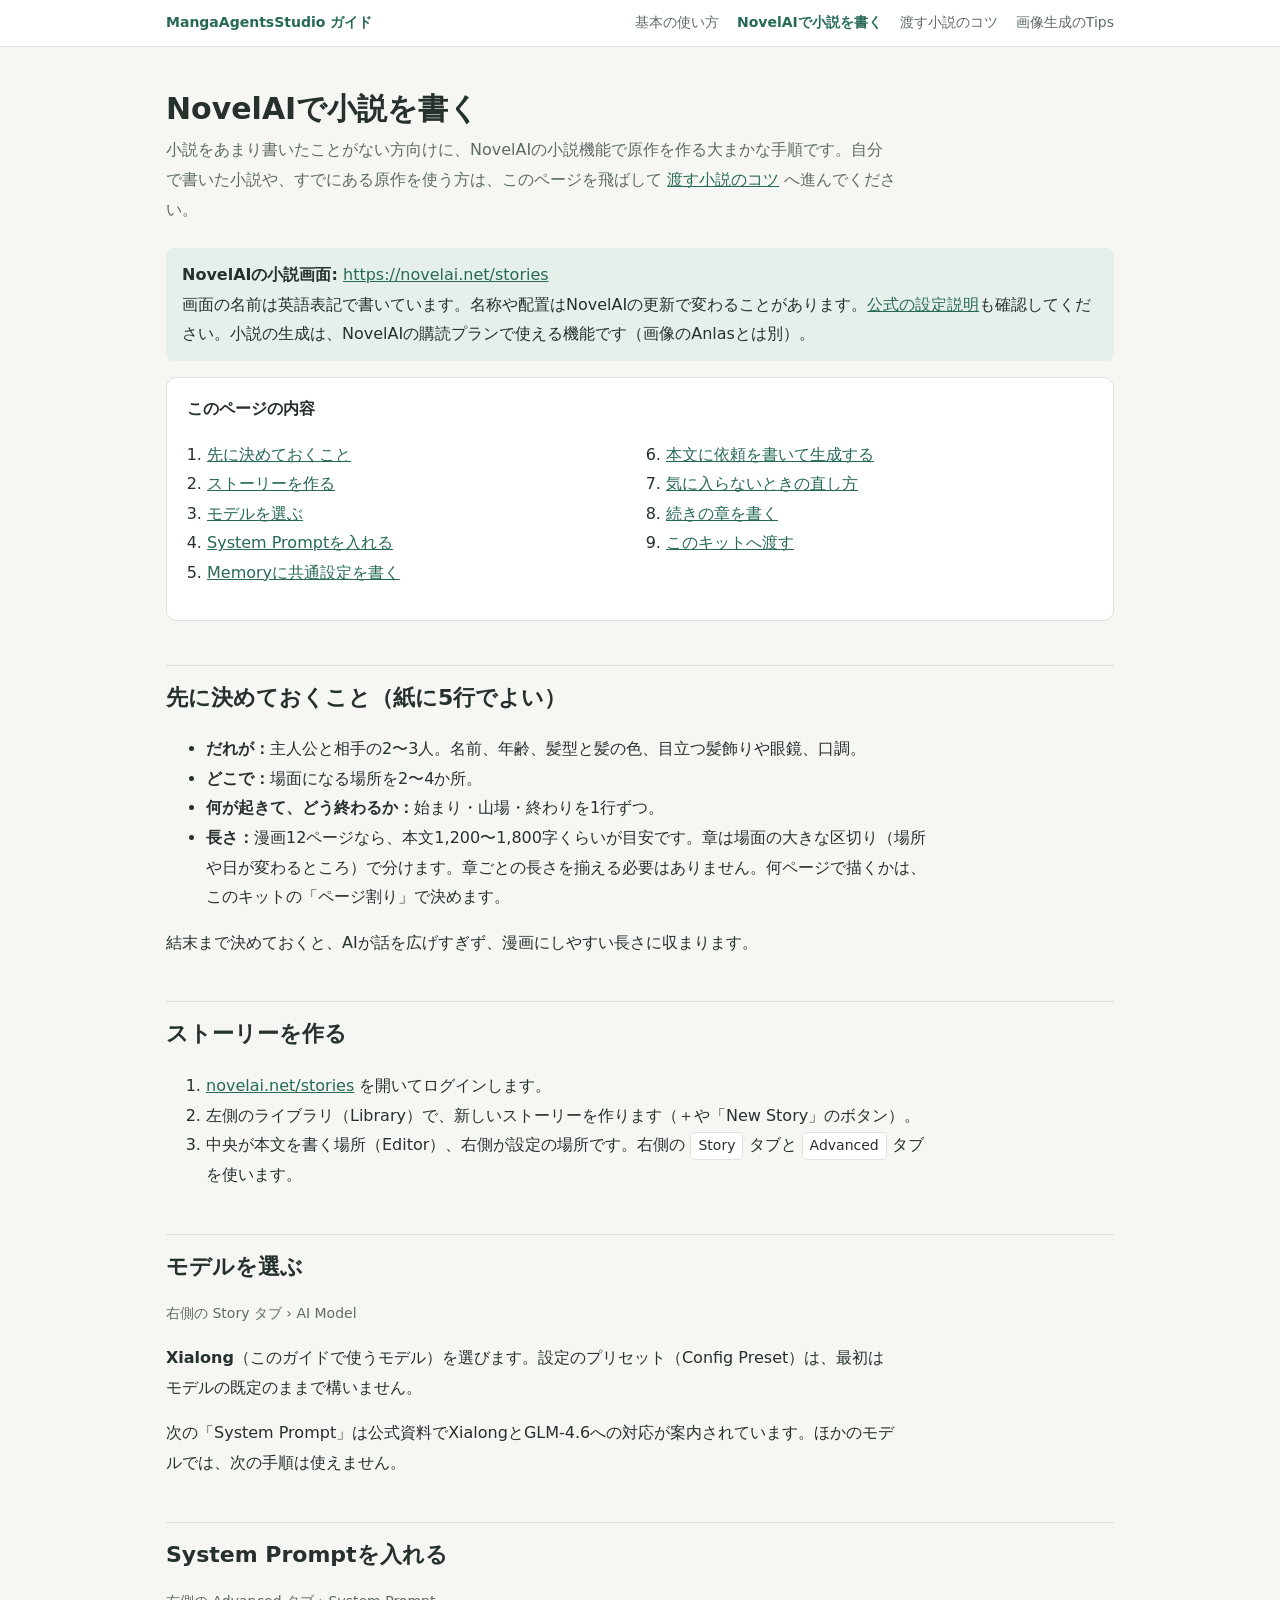
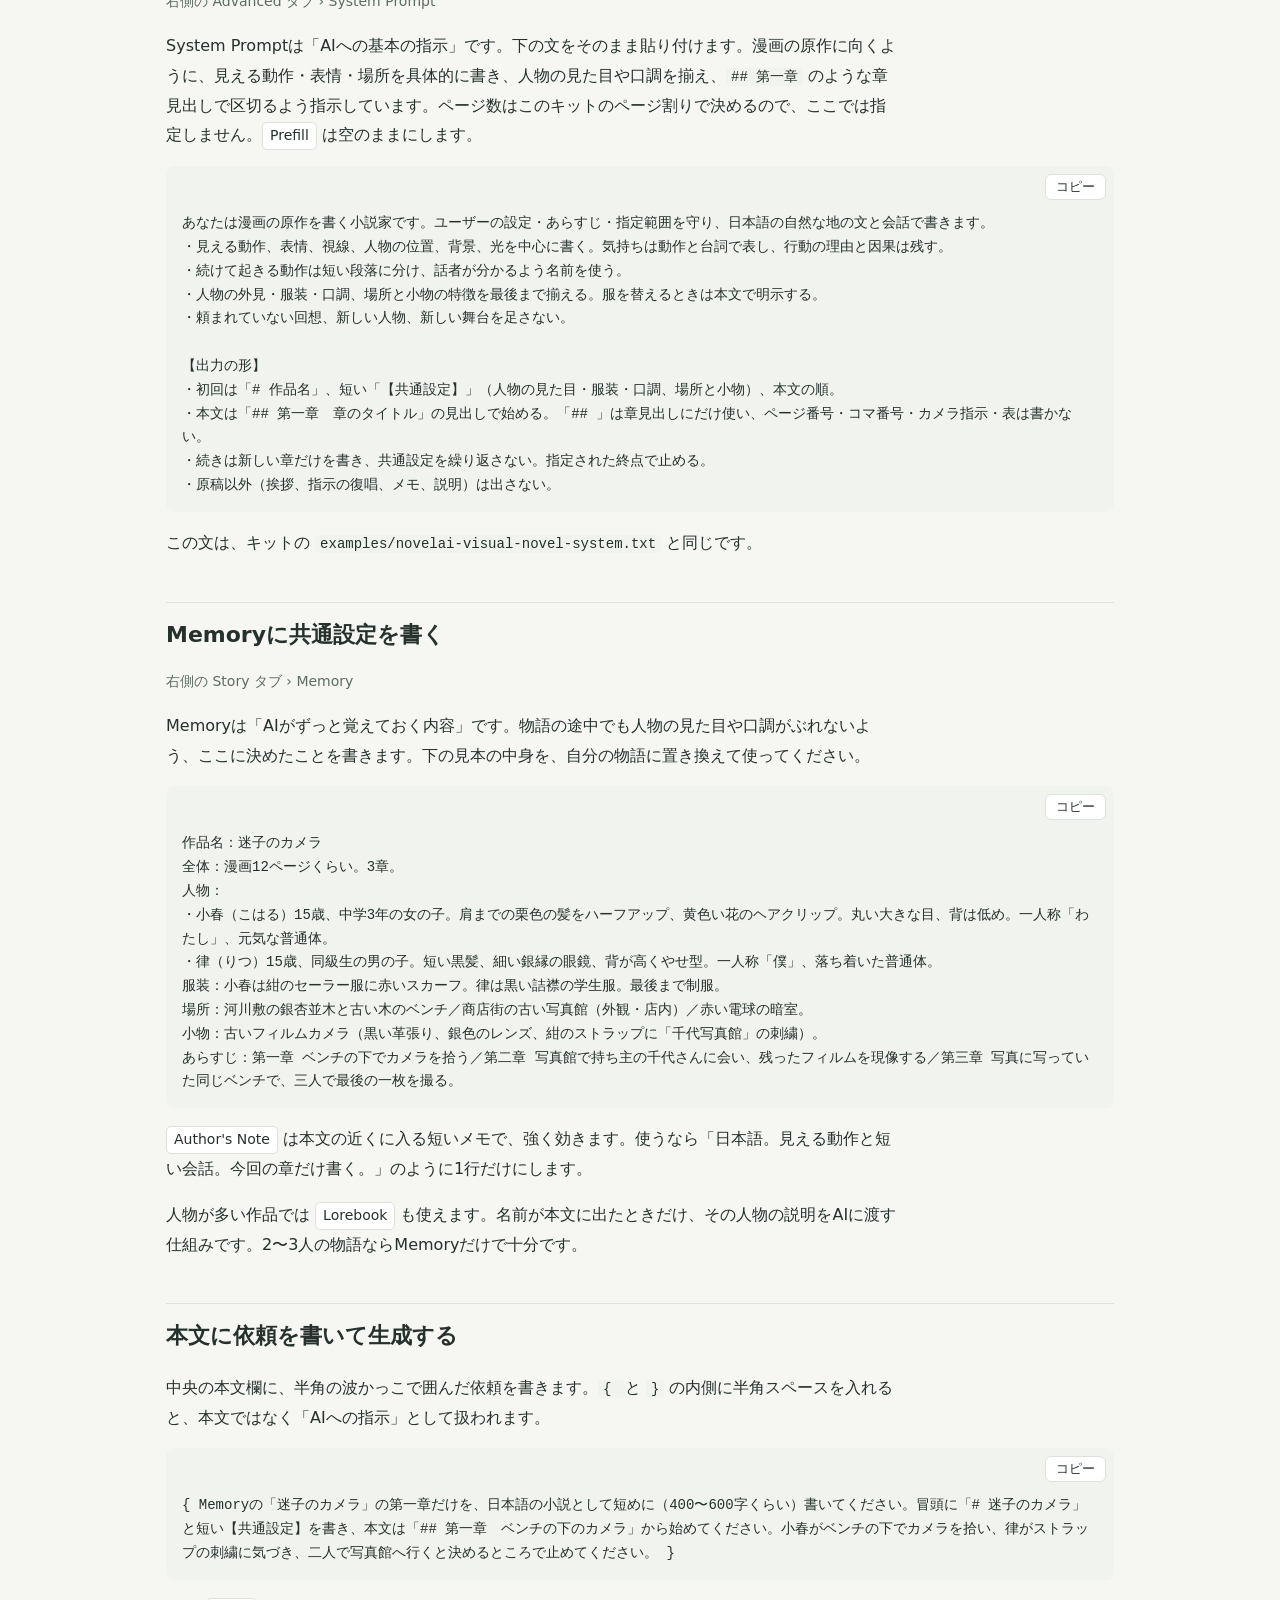
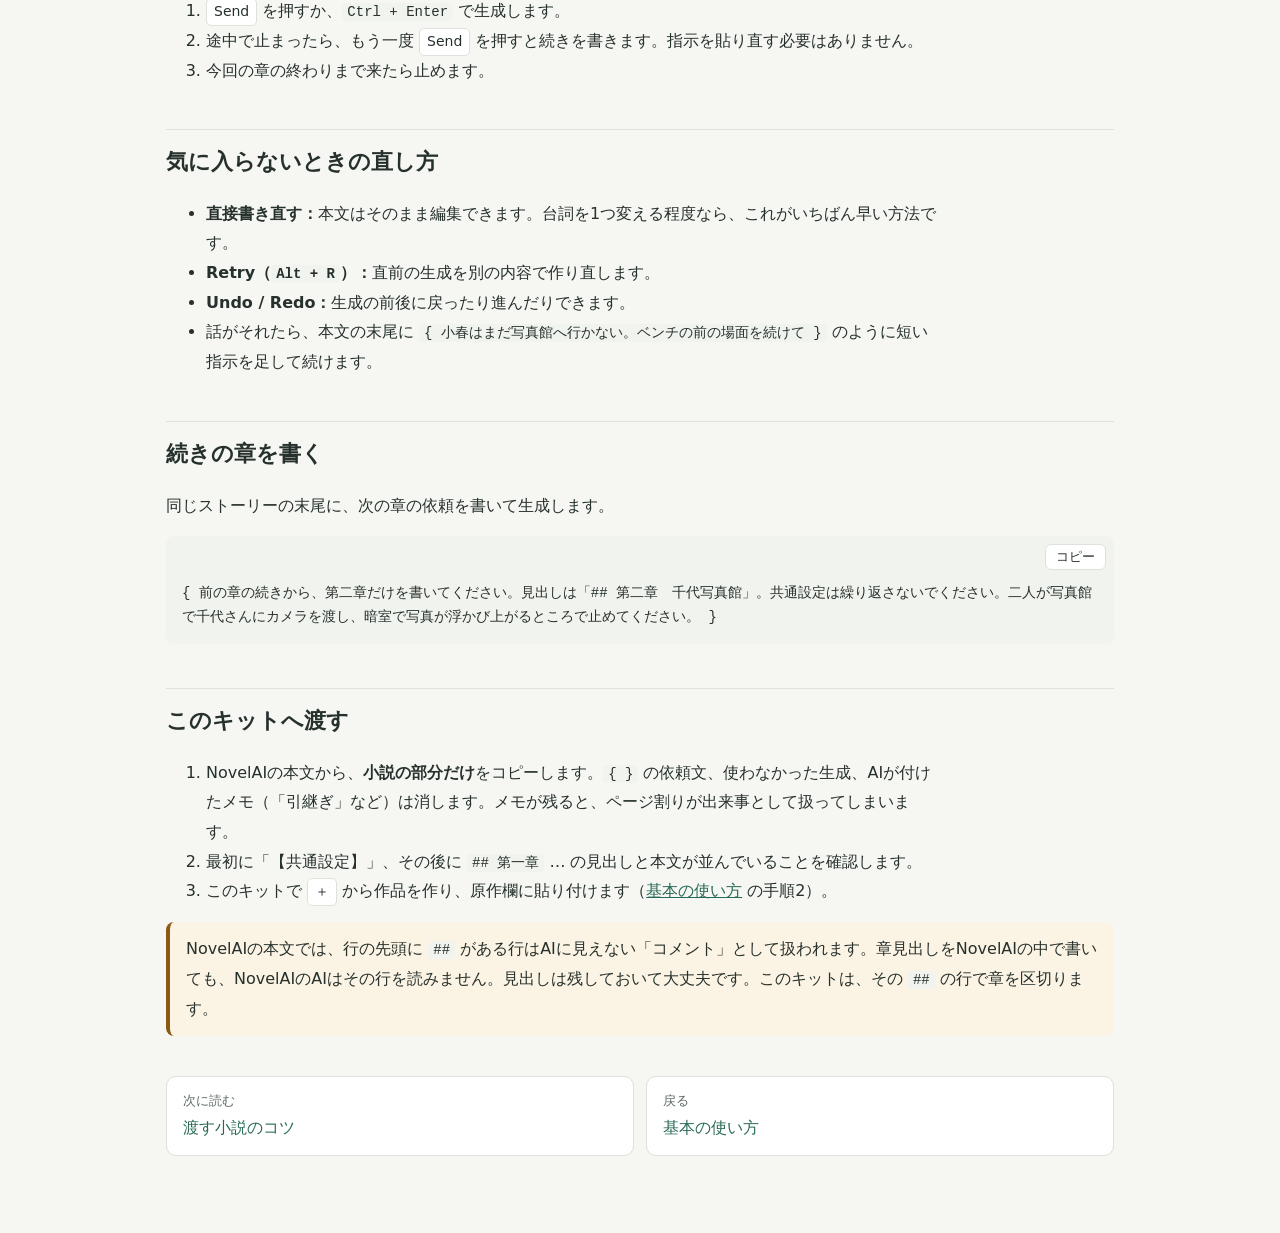
<file: web/guide/novelai-story.html>
<!doctype html>
<html lang="ja">
<head>
<meta charset="utf-8">
<meta name="viewport" content="width=device-width,initial-scale=1">
<title>NovelAIで小説を書く</title>
<link rel="stylesheet" href="guide.css">
</head>
<body>
<header class="top"><nav class="top-inner" aria-label="ガイド">
  <a class="brand" href="index.html">MangaAgentsStudio ガイド</a>
  <a href="index.html">基本の使い方</a>
  <a href="novelai-story.html" aria-current="page">NovelAIで小説を書く</a>
  <a href="source-tips.html">渡す小説のコツ</a>
  <a href="tips.html">画像生成のTips</a>
</nav></header>
<main>
<h1>NovelAIで小説を書く</h1>
<p class="lead">小説をあまり書いたことがない方向けに、NovelAIの小説機能で原作を作る大まかな手順です。自分で書いた小説や、すでにある原作を使う方は、このページを飛ばして <a href="source-tips.html">渡す小説のコツ</a> へ進んでください。</p>

<div class="note">
<strong>NovelAIの小説画面:</strong> <a href="https://novelai.net/stories" target="_blank" rel="noopener">https://novelai.net/stories</a><br>
画面の名前は英語表記で書いています。名称や配置はNovelAIの更新で変わることがあります。<a href="https://docs.novelai.net/en/text/editor/advancedsettings/">公式の設定説明</a>も確認してください。小説の生成は、NovelAIの購読プランで使える機能です（画像のAnlasとは別）。
</div>

<div class="card">
<strong>このページの内容</strong>
<ol class="toc">
  <li><a href="#idea">先に決めておくこと</a></li>
  <li><a href="#open">ストーリーを作る</a></li>
  <li><a href="#model">モデルを選ぶ</a></li>
  <li><a href="#system">System Promptを入れる</a></li>
  <li><a href="#memory">Memoryに共通設定を書く</a></li>
  <li><a href="#ask">本文に依頼を書いて生成する</a></li>
  <li><a href="#fix">気に入らないときの直し方</a></li>
  <li><a href="#next">続きの章を書く</a></li>
  <li><a href="#kit">このキットへ渡す</a></li>
</ol>
</div>

<h2 id="idea">先に決めておくこと（紙に5行でよい）</h2>
<ul>
  <li><strong>だれが：</strong>主人公と相手の2〜3人。名前、年齢、髪型と髪の色、目立つ髪飾りや眼鏡、口調。</li>
  <li><strong>どこで：</strong>場面になる場所を2〜4か所。</li>
  <li><strong>何が起きて、どう終わるか：</strong>始まり・山場・終わりを1行ずつ。</li>
  <li><strong>長さ：</strong>漫画12ページなら、本文1,200〜1,800字くらいが目安です。章は場面の大きな区切り（場所や日が変わるところ）で分けます。章ごとの長さを揃える必要はありません。何ページで描くかは、このキットの「ページ割り」で決めます。</li>
</ul>
<p>結末まで決めておくと、AIが話を広げすぎず、漫画にしやすい長さに収まります。</p>

<h2 id="open">ストーリーを作る</h2>
<ol>
  <li><a href="https://novelai.net/stories" target="_blank" rel="noopener">novelai.net/stories</a> を開いてログインします。</li>
  <li>左側のライブラリ（Library）で、新しいストーリーを作ります（＋や「New Story」のボタン）。</li>
  <li>中央が本文を書く場所（Editor）、右側が設定の場所です。右側の <span class="ui">Story</span> タブと <span class="ui">Advanced</span> タブを使います。</li>
</ol>

<h2 id="model">モデルを選ぶ</h2>
<p class="path">右側の Story タブ › AI Model</p>
<p><strong>Xialong</strong>（このガイドで使うモデル）を選びます。設定のプリセット（Config Preset）は、最初はモデルの既定のままで構いません。</p>
<p>次の「System Prompt」は公式資料でXialongとGLM-4.6への対応が案内されています。ほかのモデルでは、次の手順は使えません。</p>

<h2 id="system">System Promptを入れる</h2>
<p class="path">右側の Advanced タブ › System Prompt</p>
<p>System Promptは「AIへの基本の指示」です。下の文をそのまま貼り付けます。漫画の原作に向くように、見える動作・表情・場所を具体的に書き、人物の見た目や口調を揃え、<code>## 第一章</code> のような章見出しで区切るよう指示しています。ページ数はこのキットのページ割りで決めるので、ここでは指定しません。<span class="ui">Prefill</span> は空のままにします。</p>
<div class="copy-block"><pre>あなたは漫画の原作を書く小説家です。ユーザーの設定・あらすじ・指定範囲を守り、日本語の自然な地の文と会話で書きます。
・見える動作、表情、視線、人物の位置、背景、光を中心に書く。気持ちは動作と台詞で表し、行動の理由と因果は残す。
・続けて起きる動作は短い段落に分け、話者が分かるよう名前を使う。
・人物の外見・服装・口調、場所と小物の特徴を最後まで揃える。服を替えるときは本文で明示する。
・頼まれていない回想、新しい人物、新しい舞台を足さない。

【出力の形】
・初回は「# 作品名」、短い「【共通設定】」（人物の見た目・服装・口調、場所と小物）、本文の順。
・本文は「## 第一章　章のタイトル」の見出しで始める。「## 」は章見出しにだけ使い、ページ番号・コマ番号・カメラ指示・表は書かない。
・続きは新しい章だけを書き、共通設定を繰り返さない。指定された終点で止める。
・原稿以外（挨拶、指示の復唱、メモ、説明）は出さない。</pre></div>
<p>この文は、キットの <code>examples/novelai-visual-novel-system.txt</code> と同じです。</p>

<h2 id="memory">Memoryに共通設定を書く</h2>
<p class="path">右側の Story タブ › Memory</p>
<p>Memoryは「AIがずっと覚えておく内容」です。物語の途中でも人物の見た目や口調がぶれないよう、ここに決めたことを書きます。下の見本の中身を、自分の物語に置き換えて使ってください。</p>
<div class="copy-block"><pre>作品名：迷子のカメラ
全体：漫画12ページくらい。3章。
人物：
・小春（こはる）15歳、中学3年の女の子。肩までの栗色の髪をハーフアップ、黄色い花のヘアクリップ。丸い大きな目、背は低め。一人称「わたし」、元気な普通体。
・律（りつ）15歳、同級生の男の子。短い黒髪、細い銀縁の眼鏡、背が高くやせ型。一人称「僕」、落ち着いた普通体。
服装：小春は紺のセーラー服に赤いスカーフ。律は黒い詰襟の学生服。最後まで制服。
場所：河川敷の銀杏並木と古い木のベンチ／商店街の古い写真館（外観・店内）／赤い電球の暗室。
小物：古いフィルムカメラ（黒い革張り、銀色のレンズ、紺のストラップに「千代写真館」の刺繍）。
あらすじ：第一章 ベンチの下でカメラを拾う／第二章 写真館で持ち主の千代さんに会い、残ったフィルムを現像する／第三章 写真に写っていた同じベンチで、三人で最後の一枚を撮る。</pre></div>
<p><span class="ui">Author's Note</span> は本文の近くに入る短いメモで、強く効きます。使うなら「日本語。見える動作と短い会話。今回の章だけ書く。」のように1行だけにします。</p>
<p>人物が多い作品では <span class="ui">Lorebook</span> も使えます。名前が本文に出たときだけ、その人物の説明をAIに渡す仕組みです。2〜3人の物語ならMemoryだけで十分です。</p>

<h2 id="ask">本文に依頼を書いて生成する</h2>
<p>中央の本文欄に、半角の波かっこで囲んだ依頼を書きます。<code>{ </code> と <code> }</code> の内側に半角スペースを入れると、本文ではなく「AIへの指示」として扱われます。</p>
<div class="copy-block"><pre>{ Memoryの「迷子のカメラ」の第一章だけを、日本語の小説として短めに（400〜600字くらい）書いてください。冒頭に「# 迷子のカメラ」と短い【共通設定】を書き、本文は「## 第一章　ベンチの下のカメラ」から始めてください。小春がベンチの下でカメラを拾い、律がストラップの刺繍に気づき、二人で写真館へ行くと決めるところで止めてください。 }</pre></div>
<ol>
  <li><span class="ui">Send</span> を押すか、<code>Ctrl + Enter</code> で生成します。</li>
  <li>途中で止まったら、もう一度 <span class="ui">Send</span> を押すと続きを書きます。指示を貼り直す必要はありません。</li>
  <li>今回の章の終わりまで来たら止めます。</li>
</ol>

<h2 id="fix">気に入らないときの直し方</h2>
<ul>
  <li><strong>直接書き直す：</strong>本文はそのまま編集できます。台詞を1つ変える程度なら、これがいちばん早い方法です。</li>
  <li><strong>Retry（<code>Alt + R</code>）：</strong>直前の生成を別の内容で作り直します。</li>
  <li><strong>Undo / Redo：</strong>生成の前後に戻ったり進んだりできます。</li>
  <li>話がそれたら、本文の末尾に <code>{ 小春はまだ写真館へ行かない。ベンチの前の場面を続けて }</code> のように短い指示を足して続けます。</li>
</ul>

<h2 id="next">続きの章を書く</h2>
<p>同じストーリーの末尾に、次の章の依頼を書いて生成します。</p>
<div class="copy-block"><pre>{ 前の章の続きから、第二章だけを書いてください。見出しは「## 第二章　千代写真館」。共通設定は繰り返さないでください。二人が写真館で千代さんにカメラを渡し、暗室で写真が浮かび上がるところで止めてください。 }</pre></div>

<h2 id="kit">このキットへ渡す</h2>
<ol>
  <li>NovelAIの本文から、<strong>小説の部分だけ</strong>をコピーします。<code>{ }</code> の依頼文、使わなかった生成、AIが付けたメモ（「引継ぎ」など）は消します。メモが残ると、ページ割りが出来事として扱ってしまいます。</li>
  <li>最初に「【共通設定】」、その後に <code>## 第一章</code> … の見出しと本文が並んでいることを確認します。</li>
  <li>このキットで <span class="ui">＋</span> から作品を作り、原作欄に貼り付けます（<a href="index.html#steps">基本の使い方</a> の手順2）。</li>
</ol>
<div class="caution">NovelAIの本文では、行の先頭に <code>##</code> がある行はAIに見えない「コメント」として扱われます。章見出しをNovelAIの中で書いても、NovelAIのAIはその行を読みません。見出しは残しておいて大丈夫です。このキットは、その <code>##</code> の行で章を区切ります。</div>

<div class="next">
  <a href="source-tips.html"><small>次に読む</small>渡す小説のコツ</a>
  <a href="index.html"><small>戻る</small>基本の使い方</a>
</div>
</main>
<script src="guide.js"></script>
</body>
</html>
</file>
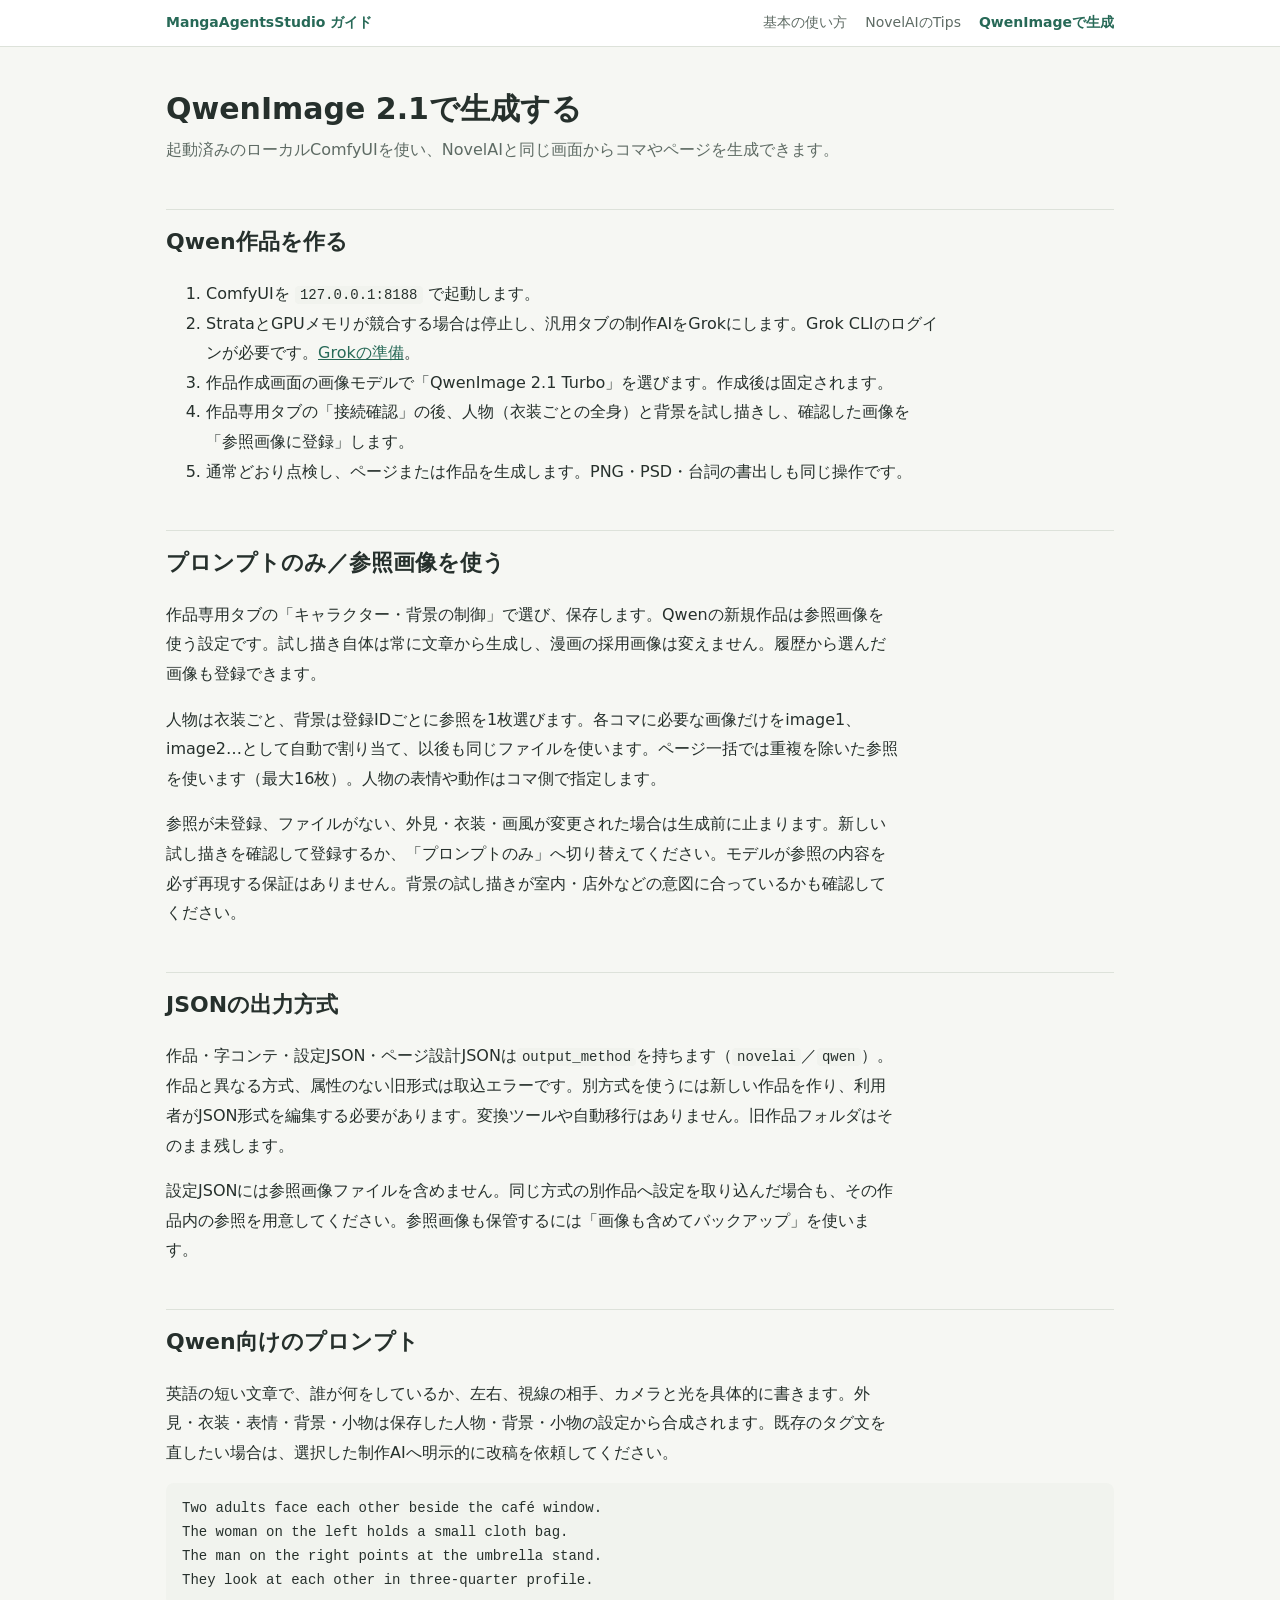
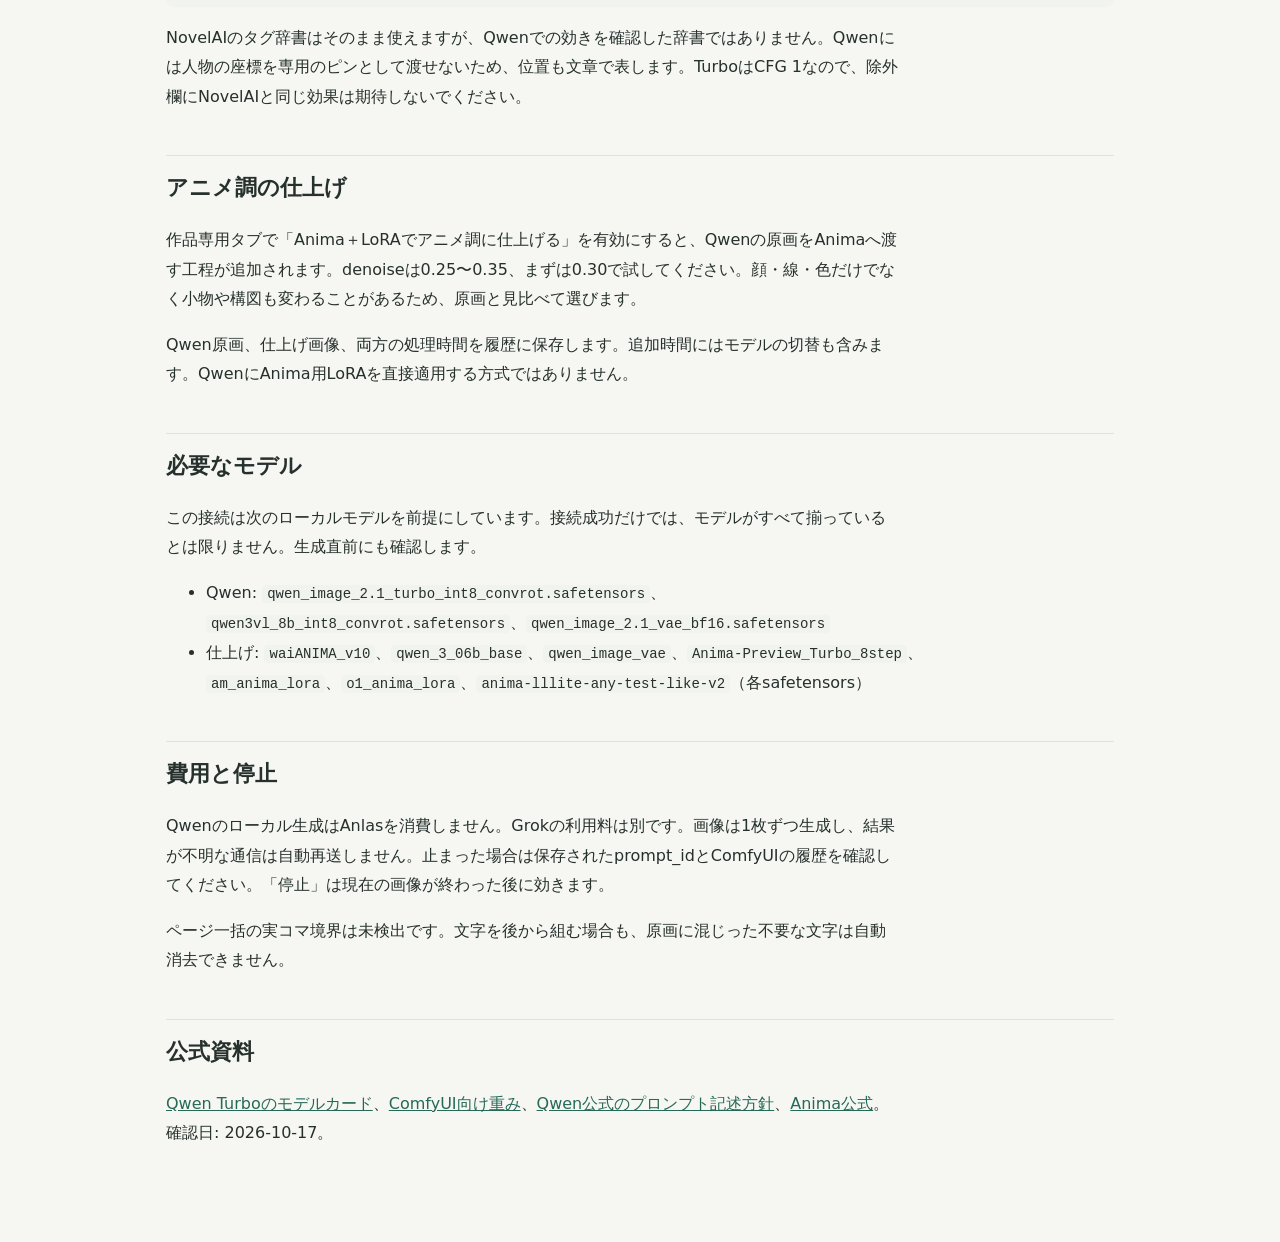
<file: web/guide/qwen-image.html>
<!doctype html>
<html lang="ja"><head><meta charset="utf-8"><meta name="viewport" content="width=device-width,initial-scale=1"><title>QwenImageで生成する</title><link rel="stylesheet" href="guide.css"></head>
<body><header class="top"><nav class="top-inner" aria-label="ガイド"><a class="brand" href="index.html">MangaAgentsStudio ガイド</a><a href="index.html">基本の使い方</a><a href="tips.html">NovelAIのTips</a><a href="qwen-image.html" aria-current="page">QwenImageで生成</a></nav></header>
<main><h1>QwenImage 2.1で生成する</h1><p class="lead">起動済みのローカルComfyUIを使い、NovelAIと同じ画面からコマやページを生成できます。</p>
<h2>Qwen作品を作る</h2><ol><li>ComfyUIを <code>127.0.0.1:8188</code> で起動します。</li><li>StrataとGPUメモリが競合する場合は停止し、汎用タブの制作AIをGrokにします。Grok CLIのログインが必要です。<a href="setup.html#grok">Grokの準備</a>。</li><li>作品作成画面の画像モデルで「QwenImage 2.1 Turbo」を選びます。作成後は固定されます。</li><li>作品専用タブの「接続確認」の後、人物（衣装ごとの全身）と背景を試し描きし、確認した画像を「参照画像に登録」します。</li><li>通常どおり点検し、ページまたは作品を生成します。PNG・PSD・台詞の書出しも同じ操作です。</li></ol>
<h2>プロンプトのみ／参照画像を使う</h2><p>作品専用タブの「キャラクター・背景の制御」で選び、保存します。Qwenの新規作品は参照画像を使う設定です。試し描き自体は常に文章から生成し、漫画の採用画像は変えません。履歴から選んだ画像も登録できます。</p><p>人物は衣装ごと、背景は登録IDごとに参照を1枚選びます。各コマに必要な画像だけをimage1、image2…として自動で割り当て、以後も同じファイルを使います。ページ一括では重複を除いた参照を使います（最大16枚）。人物の表情や動作はコマ側で指定します。</p><p>参照が未登録、ファイルがない、外見・衣装・画風が変更された場合は生成前に止まります。新しい試し描きを確認して登録するか、「プロンプトのみ」へ切り替えてください。モデルが参照の内容を必ず再現する保証はありません。背景の試し描きが室内・店外などの意図に合っているかも確認してください。</p><h2>JSONの出力方式</h2><p>作品・字コンテ・設定JSON・ページ設計JSONは<code>output_method</code>を持ちます（<code>novelai</code>／<code>qwen</code>）。作品と異なる方式、属性のない旧形式は取込エラーです。別方式を使うには新しい作品を作り、利用者がJSON形式を編集する必要があります。変換ツールや自動移行はありません。旧作品フォルダはそのまま残します。</p><p>設定JSONには参照画像ファイルを含めません。同じ方式の別作品へ設定を取り込んだ場合も、その作品内の参照を用意してください。参照画像も保管するには「画像も含めてバックアップ」を使います。</p>
<h2>Qwen向けのプロンプト</h2><p>英語の短い文章で、誰が何をしているか、左右、視線の相手、カメラと光を具体的に書きます。外見・衣装・表情・背景・小物は保存した人物・背景・小物の設定から合成されます。既存のタグ文を直したい場合は、選択した制作AIへ明示的に改稿を依頼してください。</p>
<pre>Two adults face each other beside the café window.
The woman on the left holds a small cloth bag.
The man on the right points at the umbrella stand.
They look at each other in three-quarter profile.</pre>
<p>NovelAIのタグ辞書はそのまま使えますが、Qwenでの効きを確認した辞書ではありません。Qwenには人物の座標を専用のピンとして渡せないため、位置も文章で表します。TurboはCFG 1なので、除外欄にNovelAIと同じ効果は期待しないでください。</p>
<h2>アニメ調の仕上げ</h2><p>作品専用タブで「Anima＋LoRAでアニメ調に仕上げる」を有効にすると、Qwenの原画をAnimaへ渡す工程が追加されます。denoiseは0.25〜0.35、まずは0.30で試してください。顔・線・色だけでなく小物や構図も変わることがあるため、原画と見比べて選びます。</p>
<p>Qwen原画、仕上げ画像、両方の処理時間を履歴に保存します。追加時間にはモデルの切替も含みます。QwenにAnima用LoRAを直接適用する方式ではありません。</p>
<h2>必要なモデル</h2><p>この接続は次のローカルモデルを前提にしています。接続成功だけでは、モデルがすべて揃っているとは限りません。生成直前にも確認します。</p>
<ul><li>Qwen: <code>qwen_image_2.1_turbo_int8_convrot.safetensors</code>、<code>qwen3vl_8b_int8_convrot.safetensors</code>、<code>qwen_image_2.1_vae_bf16.safetensors</code></li><li>仕上げ: <code>waiANIMA_v10</code>、<code>qwen_3_06b_base</code>、<code>qwen_image_vae</code>、<code>Anima-Preview_Turbo_8step</code>、<code>am_anima_lora</code>、<code>o1_anima_lora</code>、<code>anima-lllite-any-test-like-v2</code>（各safetensors）</li></ul>
<h2>費用と停止</h2><p>Qwenのローカル生成はAnlasを消費しません。Grokの利用料は別です。画像は1枚ずつ生成し、結果が不明な通信は自動再送しません。止まった場合は保存されたprompt_idとComfyUIの履歴を確認してください。「停止」は現在の画像が終わった後に効きます。</p>
<p>ページ一括の実コマ境界は未検出です。文字を後から組む場合も、原画に混じった不要な文字は自動消去できません。</p>
<h2>公式資料</h2><p><a href="https://huggingface.co/Qwen/Qwen-Image-2.1-Turbo">Qwen Turboのモデルカード</a>、<a href="https://huggingface.co/Comfy-Org/Qwen-Image-2.1">ComfyUI向け重み</a>、<a href="https://huggingface.co/Qwen/Qwen-Image-2.1-PE-T2I/blob/main/system_prompt.txt">Qwen公式のプロンプト記述方針</a>、<a href="https://huggingface.co/circlestone-labs/Anima">Anima公式</a>。確認日: 2026-10-17。</p>
</main></body></html>
</file>
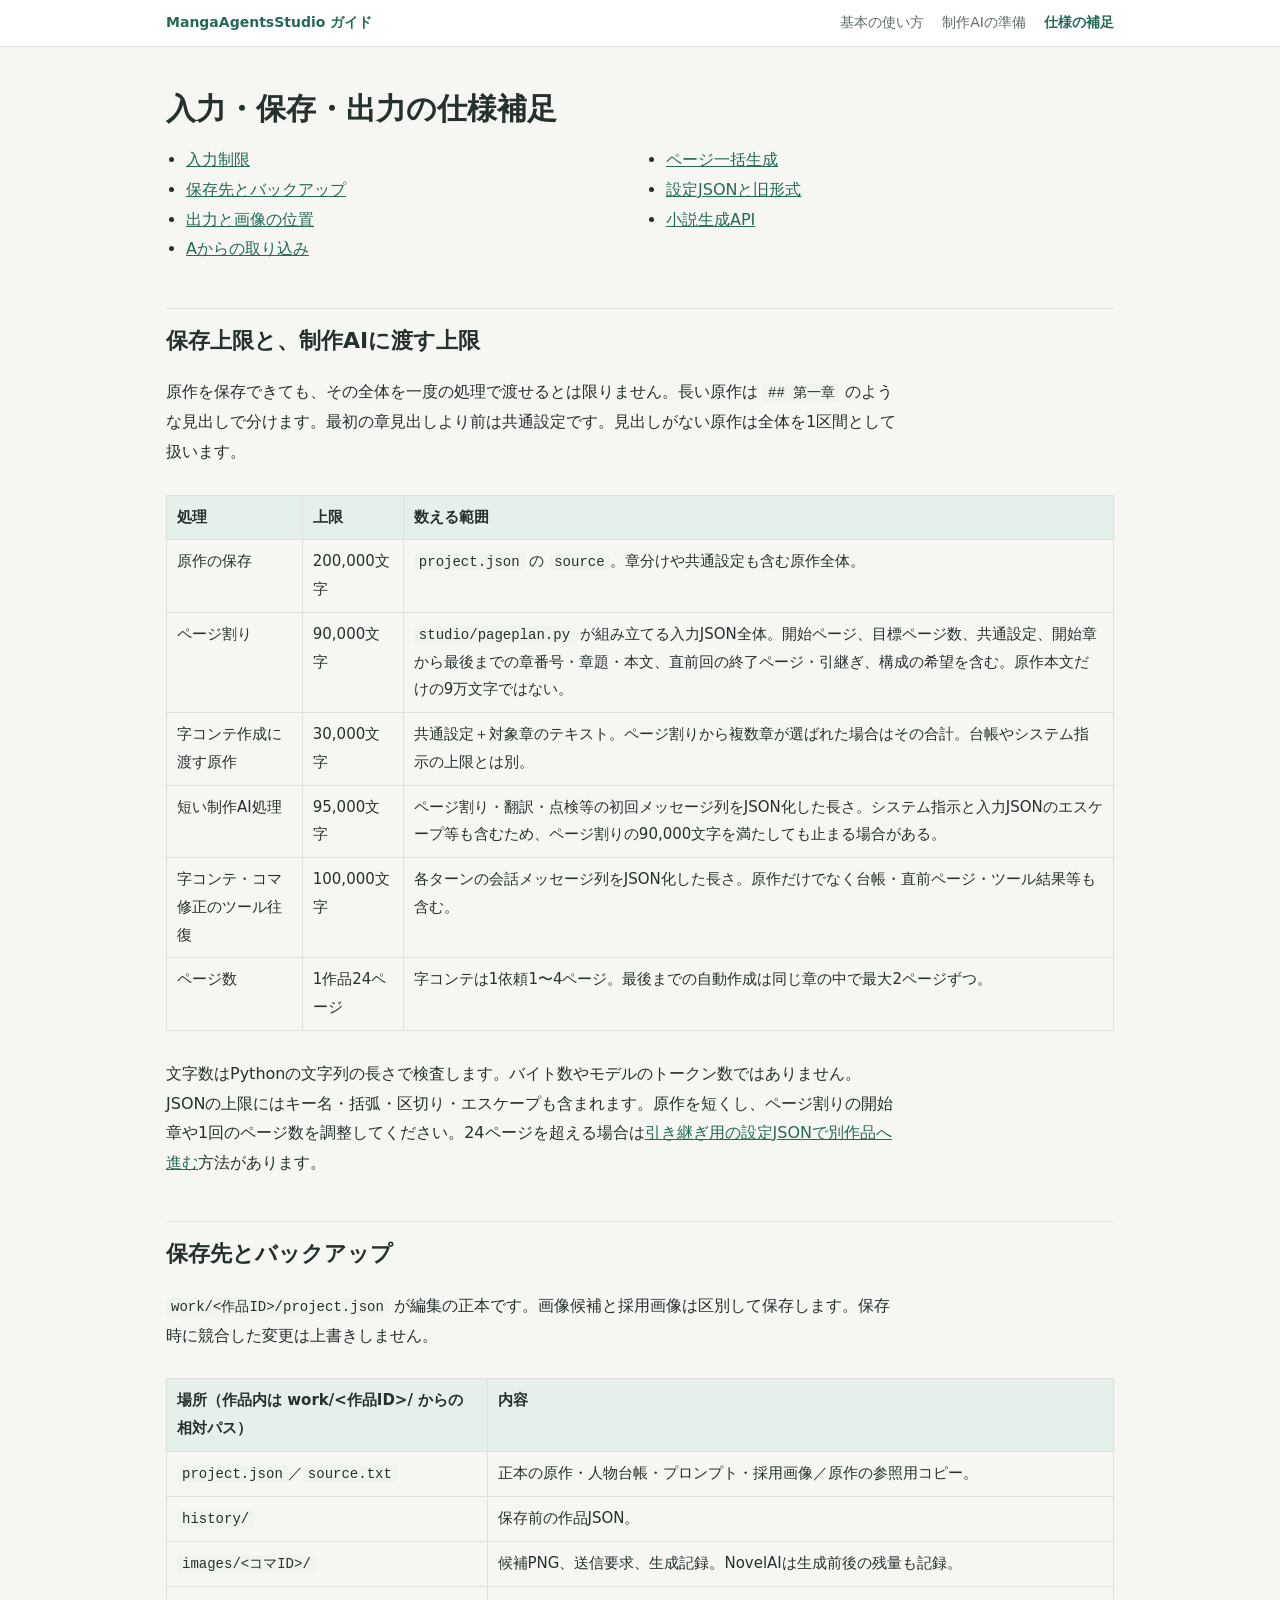
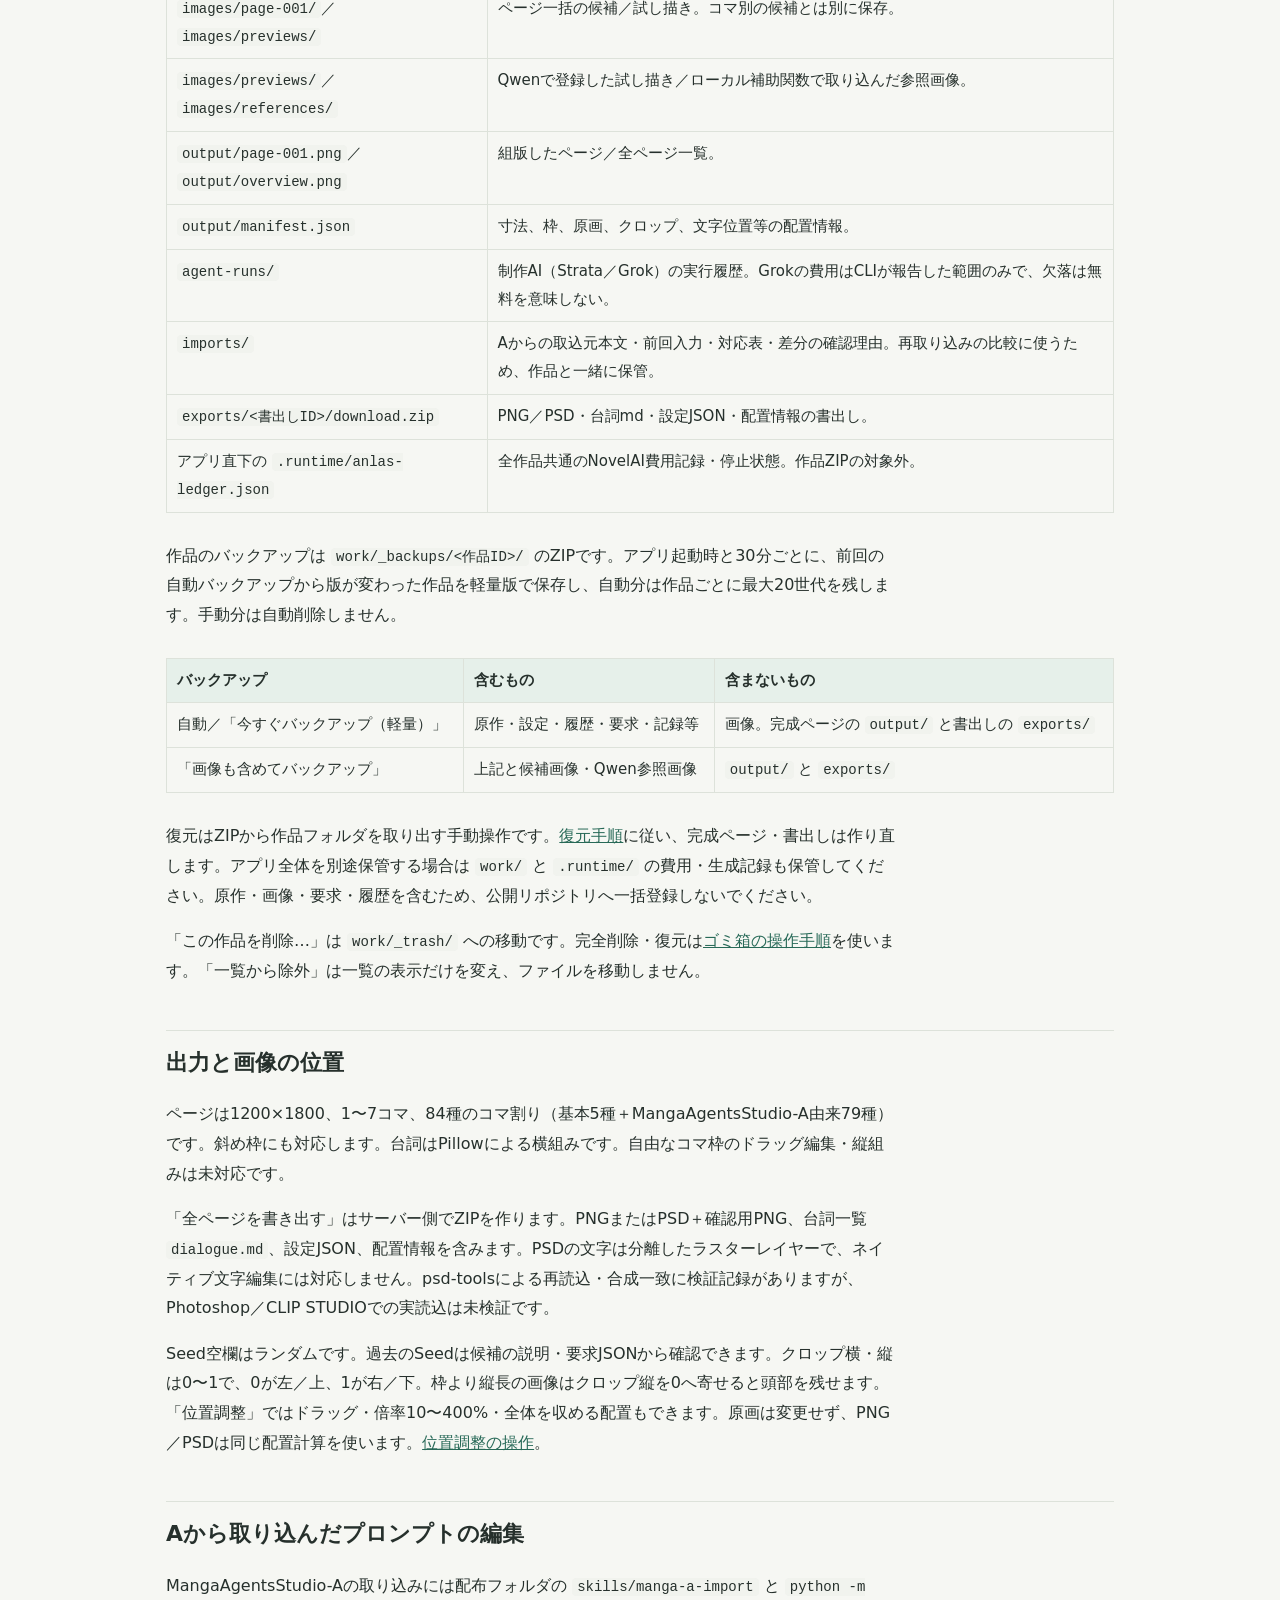
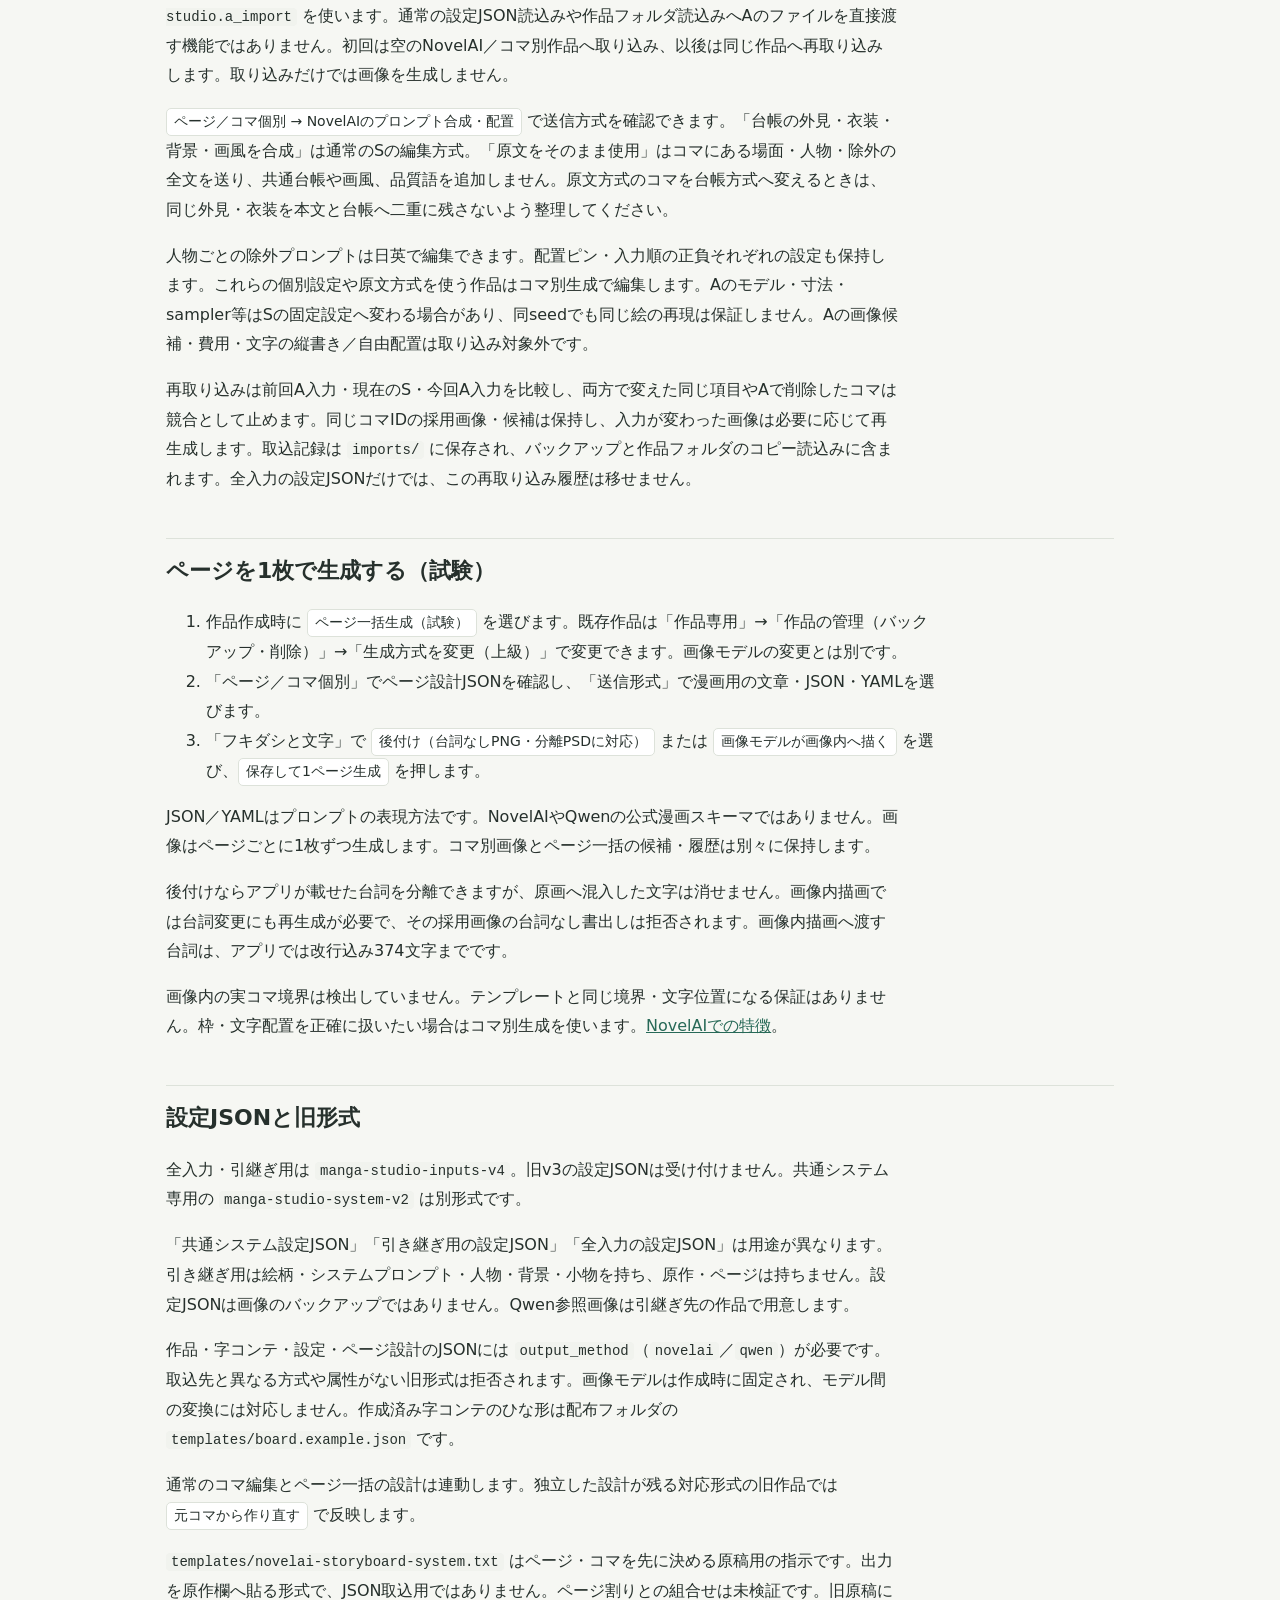
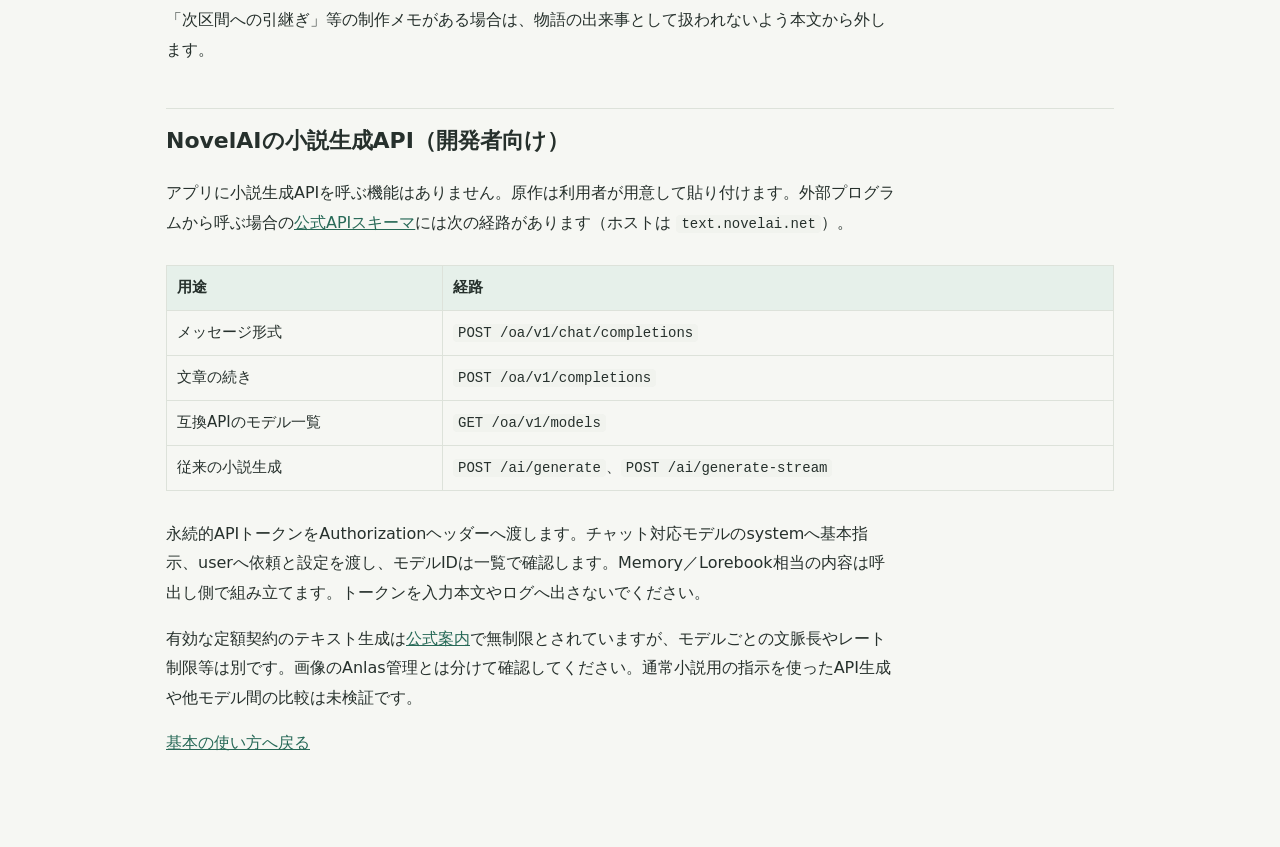
<file: web/guide/reference.html>
<!doctype html>
<html lang="ja">
<head><meta charset="utf-8"><meta name="viewport" content="width=device-width,initial-scale=1"><title>入力・保存・出力の仕様補足</title><link rel="stylesheet" href="guide.css"></head>
<body>
<header class="top"><nav class="top-inner" aria-label="ガイド"><a class="brand" href="index.html">MangaAgentsStudio ガイド</a><a href="index.html">基本の使い方</a><a href="setup.html">制作AIの準備</a><a href="reference.html" aria-current="page">仕様の補足</a></nav></header>
<main>
<h1>入力・保存・出力の仕様補足</h1>
<ul class="toc"><li><a href="#limits">入力制限</a></li><li><a href="#storage">保存先とバックアップ</a></li><li><a href="#output">出力と画像の位置</a></li><li><a href="#a-import">Aからの取り込み</a></li><li><a href="#whole">ページ一括生成</a></li><li><a href="#compatibility">設定JSONと旧形式</a></li><li><a href="#novel-api">小説生成API</a></li></ul>

<h2 id="limits">保存上限と、制作AIに渡す上限</h2>
<p>原作を保存できても、その全体を一度の処理で渡せるとは限りません。長い原作は <code>## 第一章</code> のような見出しで分けます。最初の章見出しより前は共通設定です。見出しがない原作は全体を1区間として扱います。</p>
<div class="table-wrap"><table>
<tr><th>処理</th><th>上限</th><th>数える範囲</th></tr>
<tr><td>原作の保存</td><td>200,000文字</td><td><code>project.json</code> の <code>source</code>。章分けや共通設定も含む原作全体。</td></tr>
<tr><td>ページ割り</td><td>90,000文字</td><td><code>studio/pageplan.py</code> が組み立てる入力JSON全体。開始ページ、目標ページ数、共通設定、開始章から最後までの章番号・章題・本文、直前回の終了ページ・引継ぎ、構成の希望を含む。原作本文だけの9万文字ではない。</td></tr>
<tr><td>字コンテ作成に渡す原作</td><td>30,000文字</td><td>共通設定＋対象章のテキスト。ページ割りから複数章が選ばれた場合はその合計。台帳やシステム指示の上限とは別。</td></tr>
<tr><td>短い制作AI処理</td><td>95,000文字</td><td>ページ割り・翻訳・点検等の初回メッセージ列をJSON化した長さ。システム指示と入力JSONのエスケープ等も含むため、ページ割りの90,000文字を満たしても止まる場合がある。</td></tr>
<tr><td>字コンテ・コマ修正のツール往復</td><td>100,000文字</td><td>各ターンの会話メッセージ列をJSON化した長さ。原作だけでなく台帳・直前ページ・ツール結果等も含む。</td></tr>
<tr><td>ページ数</td><td>1作品24ページ</td><td>字コンテは1依頼1〜4ページ。最後までの自動作成は同じ章の中で最大2ページずつ。</td></tr>
</table></div>
<p>文字数はPythonの文字列の長さで検査します。バイト数やモデルのトークン数ではありません。JSONの上限にはキー名・括弧・区切り・エスケープも含まれます。原作を短くし、ページ割りの開始章や1回のページ数を調整してください。24ページを超える場合は<a href="index.html#over24">引き継ぎ用の設定JSONで別作品へ進む</a>方法があります。</p>

<h2 id="storage">保存先とバックアップ</h2>
<p><code>work/&lt;作品ID&gt;/project.json</code> が編集の正本です。画像候補と採用画像は区別して保存します。保存時に競合した変更は上書きしません。</p>
<div class="table-wrap"><table>
<tr><th>場所（作品内は work/&lt;作品ID&gt;/ からの相対パス）</th><th>内容</th></tr>
<tr><td><code>project.json</code>／<code>source.txt</code></td><td>正本の原作・人物台帳・プロンプト・採用画像／原作の参照用コピー。</td></tr>
<tr><td><code>history/</code></td><td>保存前の作品JSON。</td></tr>
<tr><td><code>images/&lt;コマID&gt;/</code></td><td>候補PNG、送信要求、生成記録。NovelAIは生成前後の残量も記録。</td></tr>
<tr><td><code>images/page-001/</code>／<code>images/previews/</code></td><td>ページ一括の候補／試し描き。コマ別の候補とは別に保存。</td></tr>
<tr><td><code>images/previews/</code>／<code>images/references/</code></td><td>Qwenで登録した試し描き／ローカル補助関数で取り込んだ参照画像。</td></tr>
<tr><td><code>output/page-001.png</code>／<code>output/overview.png</code></td><td>組版したページ／全ページ一覧。</td></tr>
<tr><td><code>output/manifest.json</code></td><td>寸法、枠、原画、クロップ、文字位置等の配置情報。</td></tr>
<tr><td><code>agent-runs/</code></td><td>制作AI（Strata／Grok）の実行履歴。Grokの費用はCLIが報告した範囲のみで、欠落は無料を意味しない。</td></tr>
<tr><td><code>imports/</code></td><td>Aからの取込元本文・前回入力・対応表・差分の確認理由。再取り込みの比較に使うため、作品と一緒に保管。</td></tr>
<tr><td><code>exports/&lt;書出しID&gt;/download.zip</code></td><td>PNG／PSD・台詞md・設定JSON・配置情報の書出し。</td></tr>
<tr><td>アプリ直下の <code>.runtime/anlas-ledger.json</code></td><td>全作品共通のNovelAI費用記録・停止状態。作品ZIPの対象外。</td></tr>
</table></div>
<p>作品のバックアップは <code>work/_backups/&lt;作品ID&gt;/</code> のZIPです。アプリ起動時と30分ごとに、前回の自動バックアップから版が変わった作品を軽量版で保存し、自動分は作品ごとに最大20世代を残します。手動分は自動削除しません。</p>
<div class="table-wrap"><table>
<tr><th>バックアップ</th><th>含むもの</th><th>含まないもの</th></tr>
<tr><td>自動／「今すぐバックアップ（軽量）」</td><td>原作・設定・履歴・要求・記録等</td><td>画像。完成ページの <code>output/</code> と書出しの <code>exports/</code></td></tr>
<tr><td>「画像も含めてバックアップ」</td><td>上記と候補画像・Qwen参照画像</td><td><code>output/</code> と <code>exports/</code></td></tr>
</table></div>
<p>復元はZIPから作品フォルダを取り出す手動操作です。<a href="index.html#restore-backup">復元手順</a>に従い、完成ページ・書出しは作り直します。アプリ全体を別途保管する場合は <code>work/</code> と <code>.runtime/</code> の費用・生成記録も保管してください。原作・画像・要求・履歴を含むため、公開リポジトリへ一括登録しないでください。</p>
<p>「この作品を削除…」は <code>work/_trash/</code> への移動です。完全削除・復元は<a href="index.html#restore-trash">ゴミ箱の操作手順</a>を使います。「一覧から除外」は一覧の表示だけを変え、ファイルを移動しません。</p>

<h2 id="output">出力と画像の位置</h2>
<p>ページは1200×1800、1〜7コマ、84種のコマ割り（基本5種＋MangaAgentsStudio-A由来79種）です。斜め枠にも対応します。台詞はPillowによる横組みです。自由なコマ枠のドラッグ編集・縦組みは未対応です。</p>
<p>「全ページを書き出す」はサーバー側でZIPを作ります。PNGまたはPSD＋確認用PNG、台詞一覧 <code>dialogue.md</code>、設定JSON、配置情報を含みます。PSDの文字は分離したラスターレイヤーで、ネイティブ文字編集には対応しません。psd-toolsによる再読込・合成一致に検証記録がありますが、Photoshop／CLIP STUDIOでの実読込は未検証です。</p>
<p>Seed空欄はランダムです。過去のSeedは候補の説明・要求JSONから確認できます。クロップ横・縦は0〜1で、0が左／上、1が右／下。枠より縦長の画像はクロップ縦を0へ寄せると頭部を残せます。「位置調整」ではドラッグ・倍率10〜400%・全体を収める配置もできます。原画は変更せず、PNG／PSDは同じ配置計算を使います。<a href="index.html#placement">位置調整の操作</a>。</p>

<h2 id="a-import">Aから取り込んだプロンプトの編集</h2>
<p>MangaAgentsStudio-Aの取り込みには配布フォルダの <code>skills/manga-a-import</code> と <code>python -m studio.a_import</code> を使います。通常の設定JSON読込みや作品フォルダ読込みへAのファイルを直接渡す機能ではありません。初回は空のNovelAI／コマ別作品へ取り込み、以後は同じ作品へ再取り込みします。取り込みだけでは画像を生成しません。</p>
<p><span class="ui">ページ／コマ個別 → NovelAIのプロンプト合成・配置</span> で送信方式を確認できます。「台帳の外見・衣装・背景・画風を合成」は通常のSの編集方式。「原文をそのまま使用」はコマにある場面・人物・除外の全文を送り、共通台帳や画風、品質語を追加しません。原文方式のコマを台帳方式へ変えるときは、同じ外見・衣装を本文と台帳へ二重に残さないよう整理してください。</p>
<p>人物ごとの除外プロンプトは日英で編集できます。配置ピン・入力順の正負それぞれの設定も保持します。これらの個別設定や原文方式を使う作品はコマ別生成で編集します。Aのモデル・寸法・sampler等はSの固定設定へ変わる場合があり、同seedでも同じ絵の再現は保証しません。Aの画像候補・費用・文字の縦書き／自由配置は取り込み対象外です。</p>
<p>再取り込みは前回A入力・現在のS・今回A入力を比較し、両方で変えた同じ項目やAで削除したコマは競合として止めます。同じコマIDの採用画像・候補は保持し、入力が変わった画像は必要に応じて再生成します。取込記録は <code>imports/</code> に保存され、バックアップと作品フォルダのコピー読込みに含まれます。全入力の設定JSONだけでは、この再取り込み履歴は移せません。</p>

<h2 id="whole">ページを1枚で生成する（試験）</h2>
<ol>
<li>作品作成時に <span class="ui">ページ一括生成（試験）</span> を選びます。既存作品は「作品専用」→「作品の管理（バックアップ・削除）」→「生成方式を変更（上級）」で変更できます。画像モデルの変更とは別です。</li>
<li>「ページ／コマ個別」でページ設計JSONを確認し、「送信形式」で漫画用の文章・JSON・YAMLを選びます。</li>
<li>「フキダシと文字」で <span class="ui">後付け（台詞なしPNG・分離PSDに対応）</span> または <span class="ui">画像モデルが画像内へ描く</span> を選び、<span class="ui">保存して1ページ生成</span> を押します。</li>
</ol>
<p>JSON／YAMLはプロンプトの表現方法です。NovelAIやQwenの公式漫画スキーマではありません。画像はページごとに1枚ずつ生成します。コマ別画像とページ一括の候補・履歴は別々に保持します。</p>
<p>後付けならアプリが載せた台詞を分離できますが、原画へ混入した文字は消せません。画像内描画では台詞変更にも再生成が必要で、その採用画像の台詞なし書出しは拒否されます。画像内描画へ渡す台詞は、アプリでは改行込み374文字までです。</p>
<p>画像内の実コマ境界は検出していません。テンプレートと同じ境界・文字位置になる保証はありません。枠・文字配置を正確に扱いたい場合はコマ別生成を使います。<a href="tips.html#whole">NovelAIでの特徴</a>。</p>

<h2 id="compatibility">設定JSONと旧形式</h2>
<p>全入力・引継ぎ用は <code>manga-studio-inputs-v4</code>。旧v3の設定JSONは受け付けません。共通システム専用の <code>manga-studio-system-v2</code> は別形式です。</p>
<p>「共通システム設定JSON」「引き継ぎ用の設定JSON」「全入力の設定JSON」は用途が異なります。引き継ぎ用は絵柄・システムプロンプト・人物・背景・小物を持ち、原作・ページは持ちません。設定JSONは画像のバックアップではありません。Qwen参照画像は引継ぎ先の作品で用意します。</p>
<p>作品・字コンテ・設定・ページ設計のJSONには <code>output_method</code>（<code>novelai</code>／<code>qwen</code>）が必要です。取込先と異なる方式や属性がない旧形式は拒否されます。画像モデルは作成時に固定され、モデル間の変換には対応しません。作成済み字コンテのひな形は配布フォルダの <code>templates/board.example.json</code> です。</p>
<p>通常のコマ編集とページ一括の設計は連動します。独立した設計が残る対応形式の旧作品では <span class="ui">元コマから作り直す</span> で反映します。</p>
<p><code>templates/novelai-storyboard-system.txt</code> はページ・コマを先に決める原稿用の指示です。出力を原作欄へ貼る形式で、JSON取込用ではありません。ページ割りとの組合せは未検証です。旧原稿に「次区間への引継ぎ」等の制作メモがある場合は、物語の出来事として扱われないよう本文から外します。</p>

<h2 id="novel-api">NovelAIの小説生成API（開発者向け）</h2>
<p>アプリに小説生成APIを呼ぶ機能はありません。原作は利用者が用意して貼り付けます。外部プログラムから呼ぶ場合の<a href="https://text.novelai.net/docs/doc.json">公式APIスキーマ</a>には次の経路があります（ホストは <code>text.novelai.net</code>）。</p>
<div class="table-wrap"><table>
<tr><th>用途</th><th>経路</th></tr>
<tr><td>メッセージ形式</td><td><code>POST /oa/v1/chat/completions</code></td></tr>
<tr><td>文章の続き</td><td><code>POST /oa/v1/completions</code></td></tr>
<tr><td>互換APIのモデル一覧</td><td><code>GET /oa/v1/models</code></td></tr>
<tr><td>従来の小説生成</td><td><code>POST /ai/generate</code>、<code>POST /ai/generate-stream</code></td></tr>
</table></div>
<p>永続的APIトークンをAuthorizationヘッダーへ渡します。チャット対応モデルのsystemへ基本指示、userへ依頼と設定を渡し、モデルIDは一覧で確認します。Memory／Lorebook相当の内容は呼出し側で組み立てます。トークンを入力本文やログへ出さないでください。</p>
<p>有効な定額契約のテキスト生成は<a href="https://docs.novelai.net/en/subscription/">公式案内</a>で無制限とされていますが、モデルごとの文脈長やレート制限等は別です。画像のAnlas管理とは分けて確認してください。通常小説用の指示を使ったAPI生成や他モデル間の比較は未検証です。</p>
<p><a href="index.html">基本の使い方へ戻る</a></p>
</main><script src="guide.js"></script></body></html>
</file>
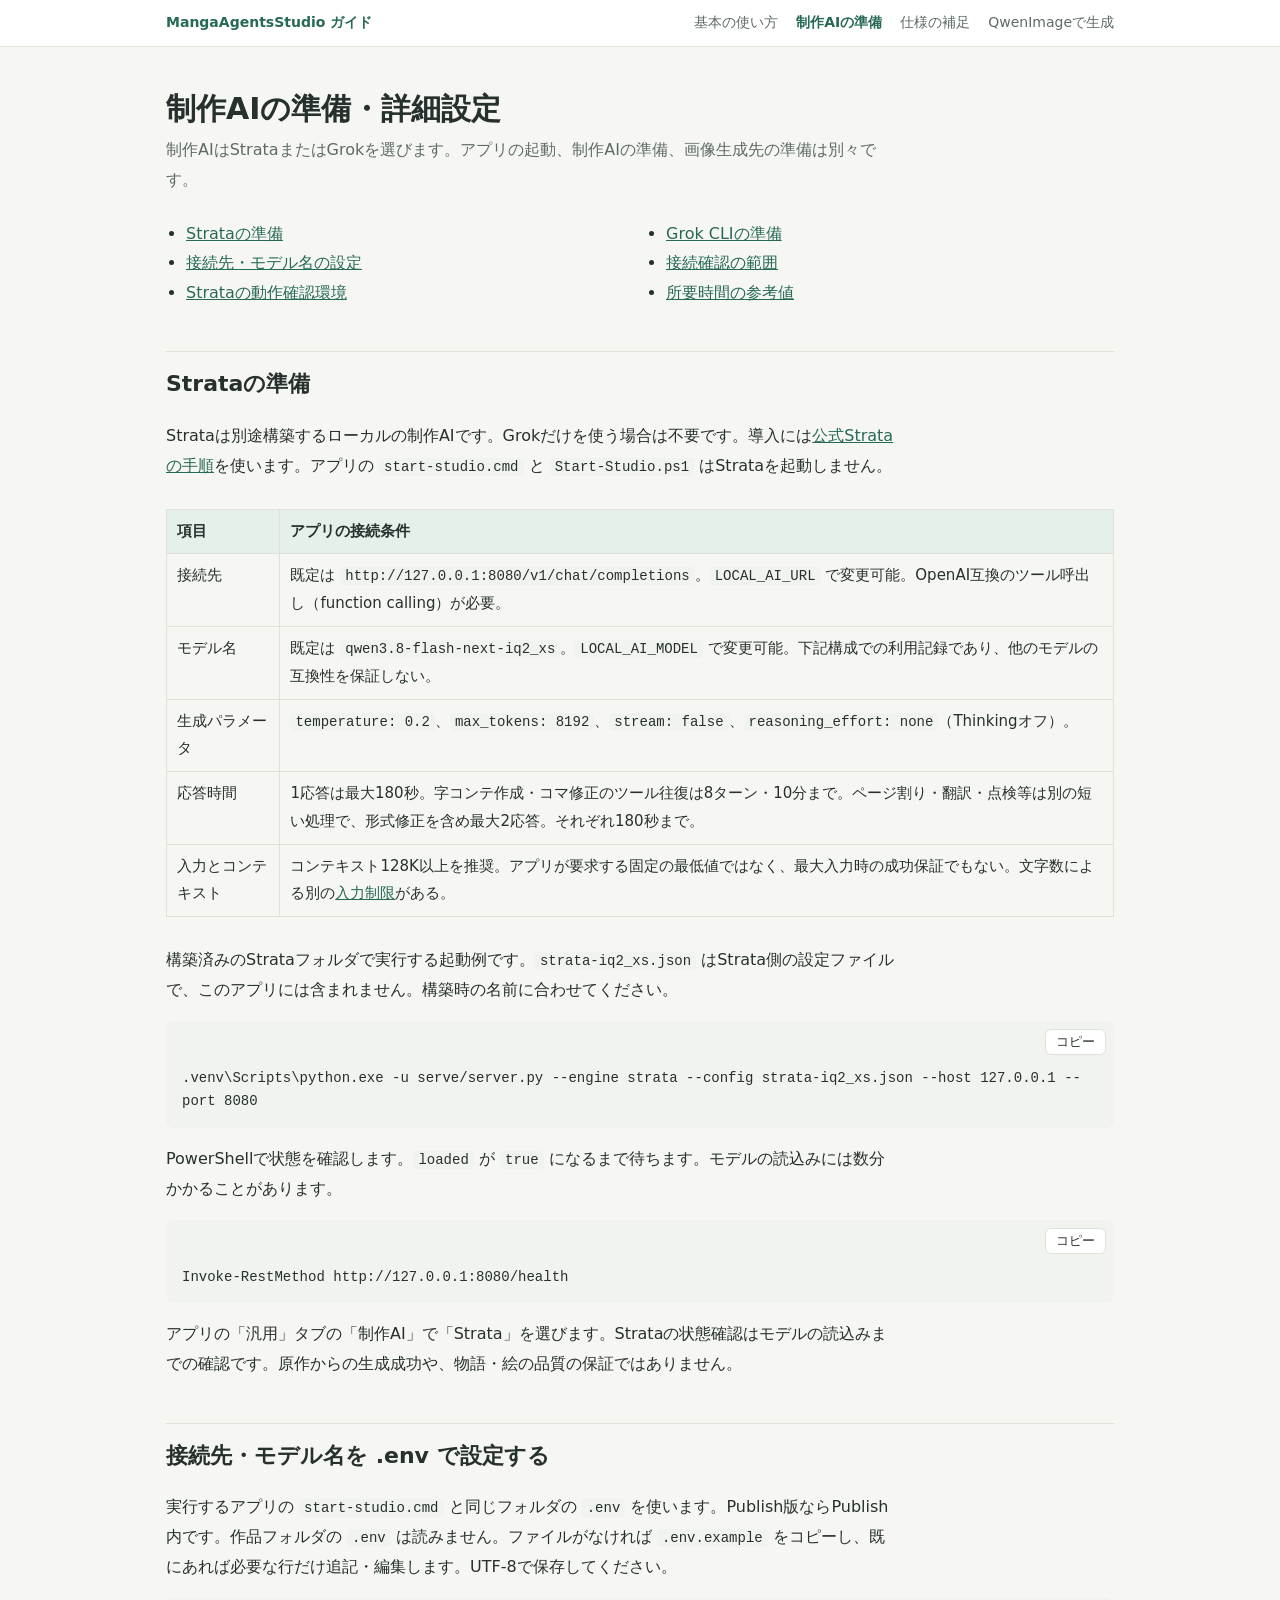
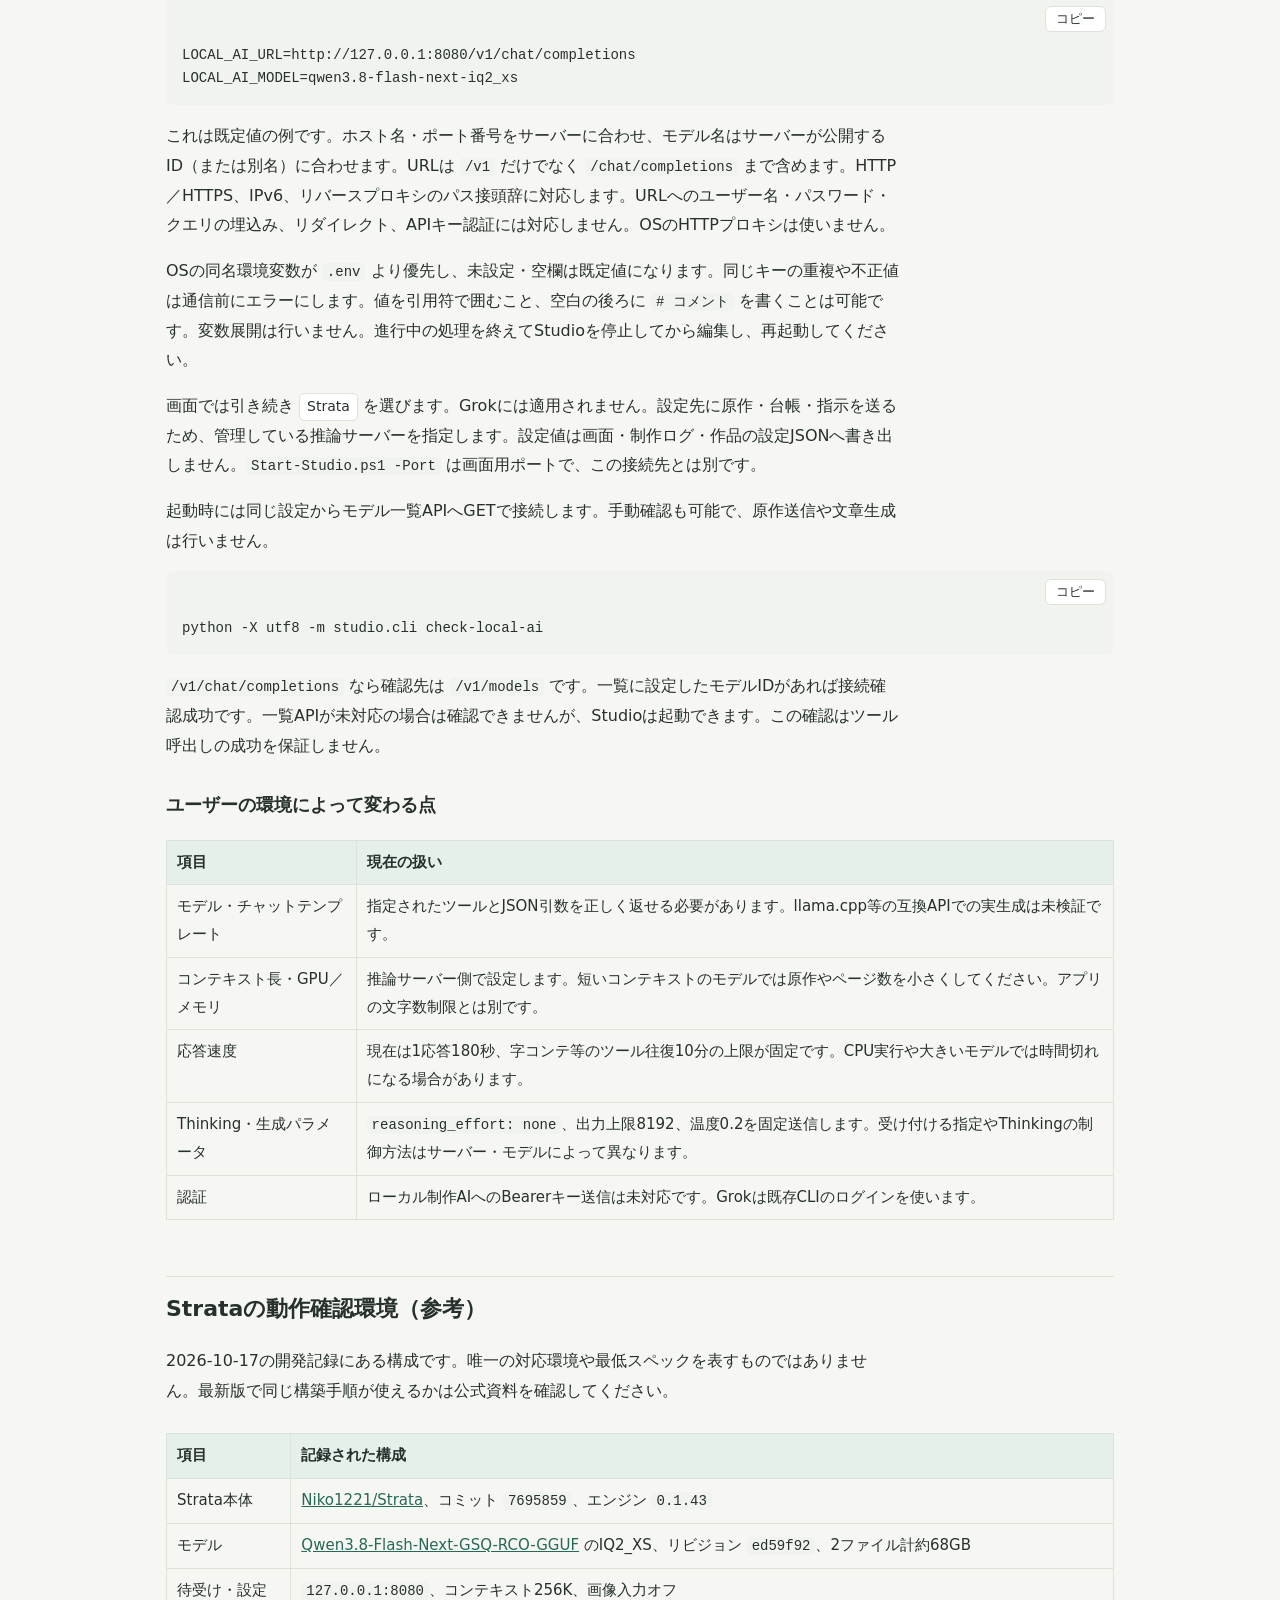
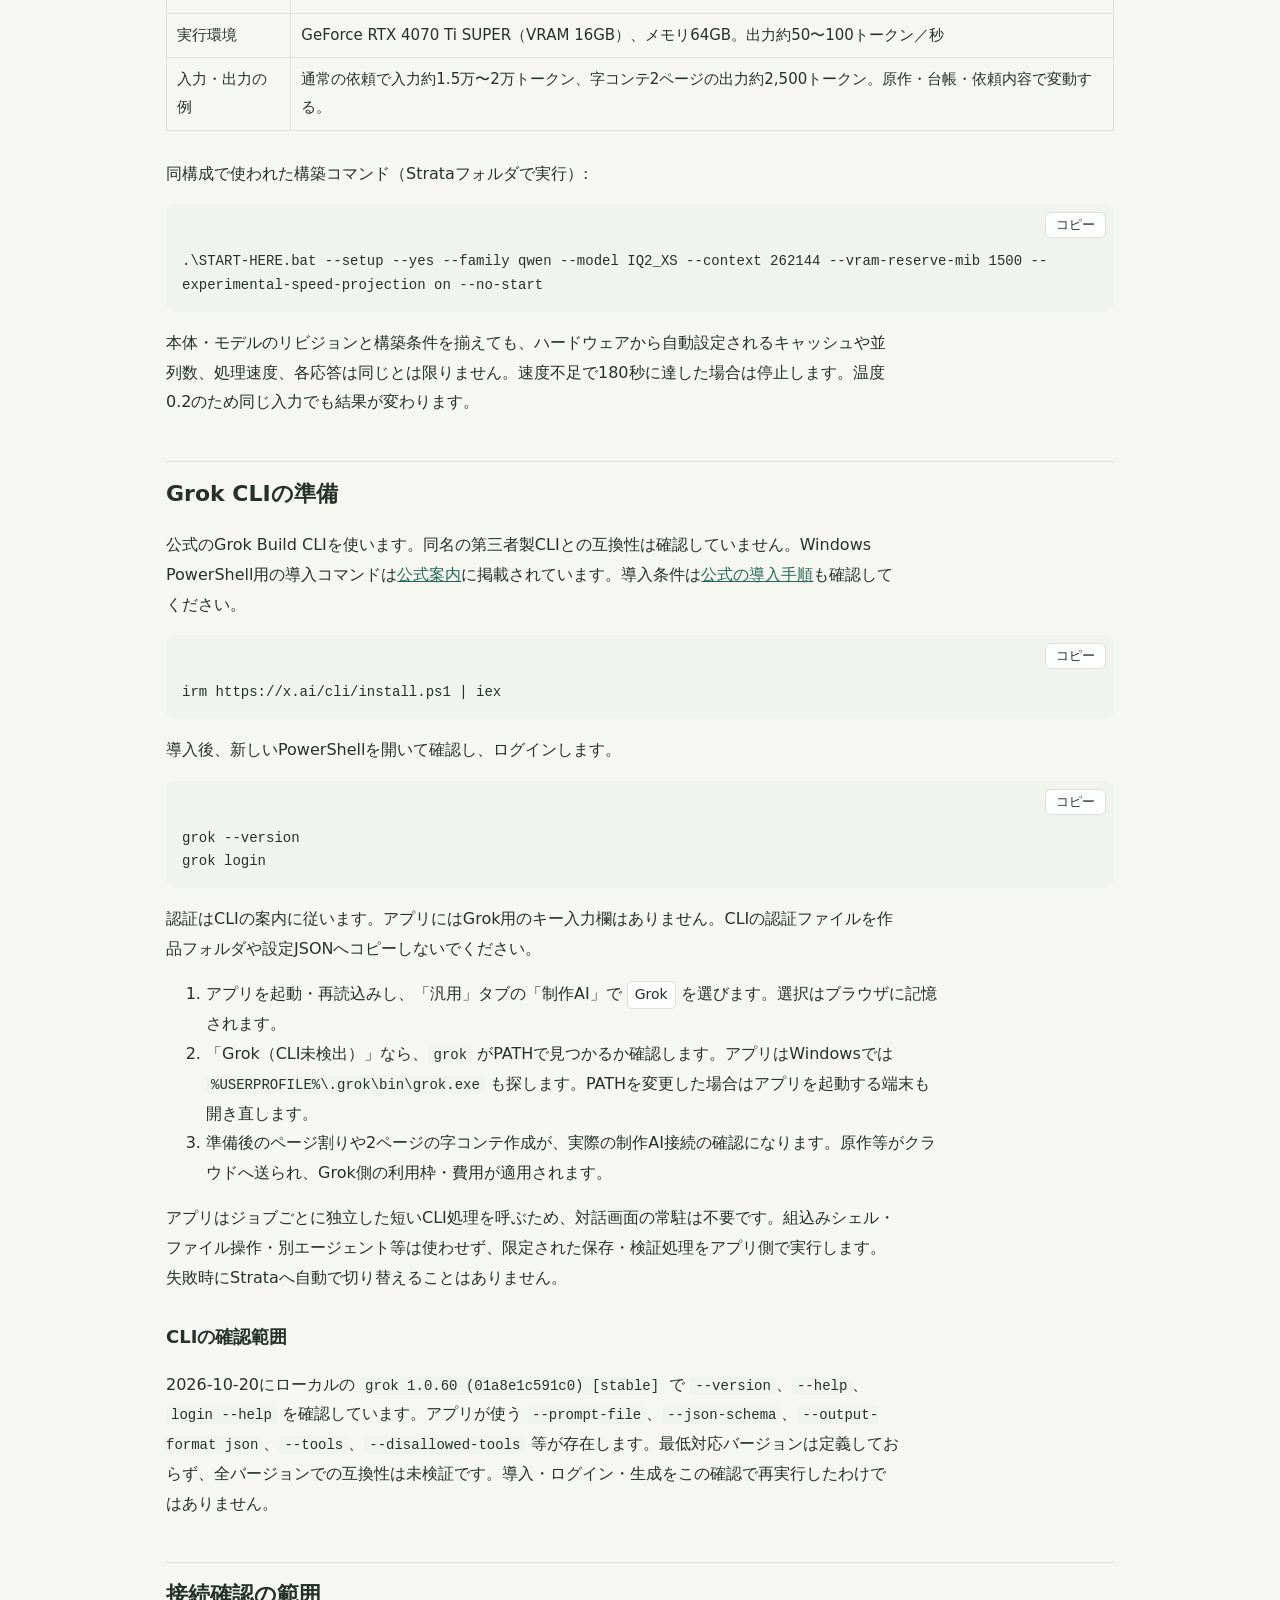
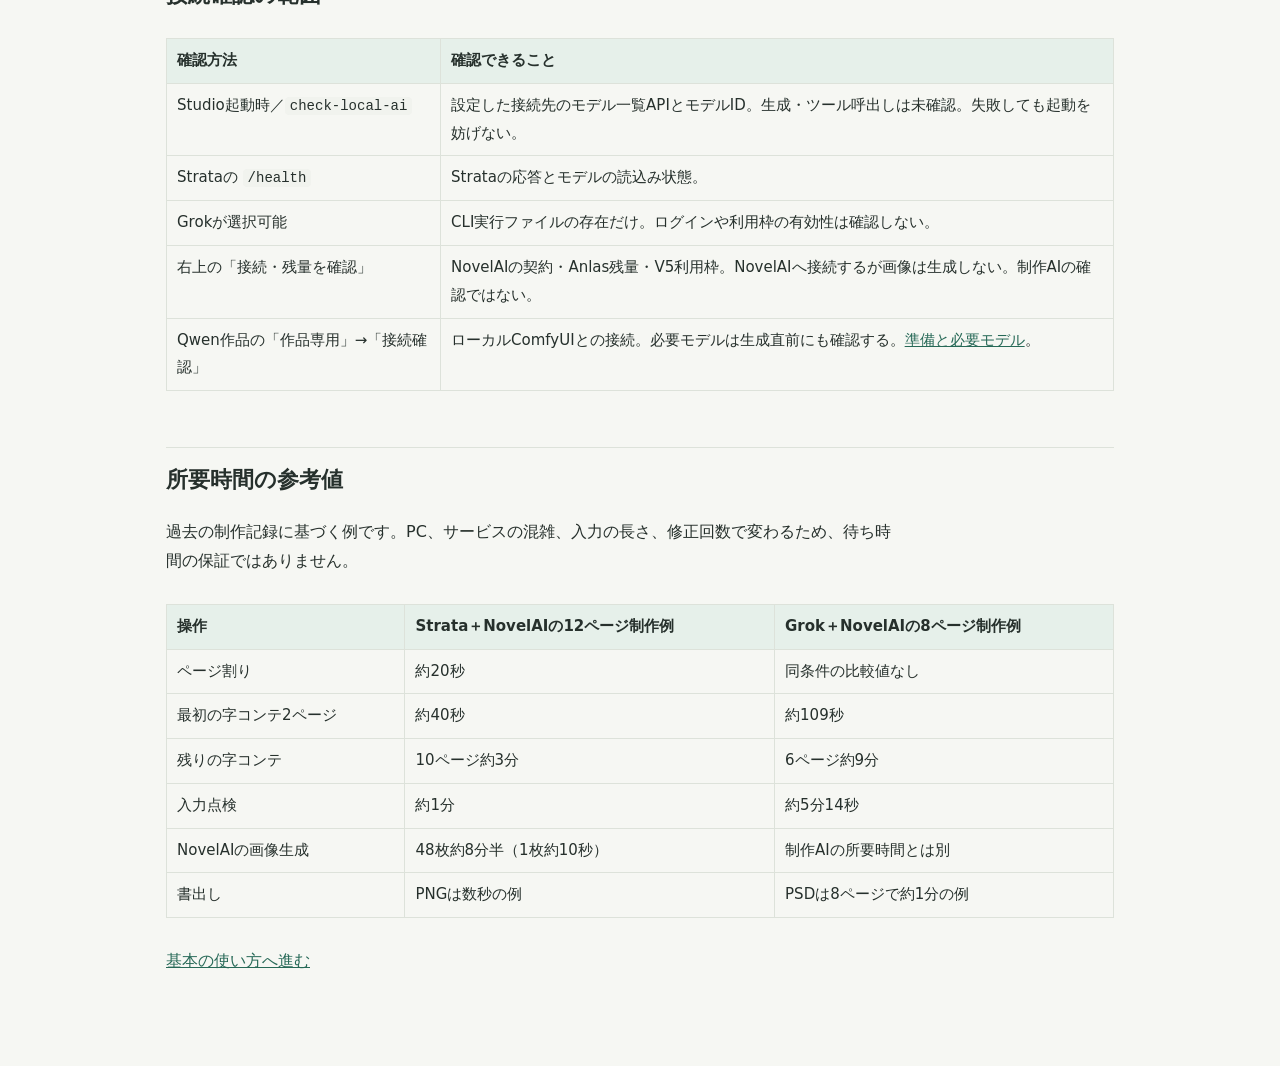
<file: web/guide/setup.html>
<!doctype html>
<html lang="ja">
<head><meta charset="utf-8"><meta name="viewport" content="width=device-width,initial-scale=1"><title>制作AIの準備・詳細設定</title><link rel="stylesheet" href="guide.css"></head>
<body>
<header class="top"><nav class="top-inner" aria-label="ガイド"><a class="brand" href="index.html">MangaAgentsStudio ガイド</a><a href="index.html">基本の使い方</a><a href="setup.html" aria-current="page">制作AIの準備</a><a href="reference.html">仕様の補足</a><a href="qwen-image.html">QwenImageで生成</a></nav></header>
<main>
<h1>制作AIの準備・詳細設定</h1>
<p class="lead">制作AIはStrataまたはGrokを選びます。アプリの起動、制作AIの準備、画像生成先の準備は別々です。</p>
<ul class="toc"><li><a href="#strata">Strataの準備</a></li><li><a href="#local-settings">接続先・モデル名の設定</a></li><li><a href="#strata-example">Strataの動作確認環境</a></li><li><a href="#grok">Grok CLIの準備</a></li><li><a href="#connection">接続確認の範囲</a></li><li><a href="#timing">所要時間の参考値</a></li></ul>

<h2 id="strata">Strataの準備</h2>
<p>Strataは別途構築するローカルの制作AIです。Grokだけを使う場合は不要です。導入には<a href="https://github.com/Niko1221/Strata">公式Strataの手順</a>を使います。アプリの <code>start-studio.cmd</code> と <code>Start-Studio.ps1</code> はStrataを起動しません。</p>
<div class="table-wrap"><table>
<tr><th>項目</th><th>アプリの接続条件</th></tr>
<tr><td>接続先</td><td>既定は <code>http://127.0.0.1:8080/v1/chat/completions</code>。<code>LOCAL_AI_URL</code> で変更可能。OpenAI互換のツール呼出し（function calling）が必要。</td></tr>
<tr><td>モデル名</td><td>既定は <code>qwen3.8-flash-next-iq2_xs</code>。<code>LOCAL_AI_MODEL</code> で変更可能。下記構成での利用記録であり、他のモデルの互換性を保証しない。</td></tr>
<tr><td>生成パラメータ</td><td><code>temperature: 0.2</code>、<code>max_tokens: 8192</code>、<code>stream: false</code>、<code>reasoning_effort: none</code>（Thinkingオフ）。</td></tr>
<tr><td>応答時間</td><td>1応答は最大180秒。字コンテ作成・コマ修正のツール往復は8ターン・10分まで。ページ割り・翻訳・点検等は別の短い処理で、形式修正を含め最大2応答。それぞれ180秒まで。</td></tr>
<tr><td>入力とコンテキスト</td><td>コンテキスト128K以上を推奨。アプリが要求する固定の最低値ではなく、最大入力時の成功保証でもない。文字数による別の<a href="reference.html#limits">入力制限</a>がある。</td></tr>
</table></div>
<p>構築済みのStrataフォルダで実行する起動例です。<code>strata-iq2_xs.json</code> はStrata側の設定ファイルで、このアプリには含まれません。構築時の名前に合わせてください。</p>
<div class="copy-block"><pre>.venv\Scripts\python.exe -u serve/server.py --engine strata --config strata-iq2_xs.json --host 127.0.0.1 --port 8080</pre></div>
<p>PowerShellで状態を確認します。<code>loaded</code> が <code>true</code> になるまで待ちます。モデルの読込みには数分かかることがあります。</p>
<div class="copy-block"><pre>Invoke-RestMethod http://127.0.0.1:8080/health</pre></div>
<p>アプリの「汎用」タブの「制作AI」で「Strata」を選びます。Strataの状態確認はモデルの読込みまでの確認です。原作からの生成成功や、物語・絵の品質の保証ではありません。</p>

<h2 id="local-settings">接続先・モデル名を .env で設定する</h2>
<p>実行するアプリの <code>start-studio.cmd</code> と同じフォルダの <code>.env</code> を使います。Publish版ならPublish内です。作品フォルダの <code>.env</code> は読みません。ファイルがなければ <code>.env.example</code> をコピーし、既にあれば必要な行だけ追記・編集します。UTF-8で保存してください。</p>
<div class="copy-block"><pre>LOCAL_AI_URL=http://127.0.0.1:8080/v1/chat/completions
LOCAL_AI_MODEL=qwen3.8-flash-next-iq2_xs</pre></div>
<p>これは既定値の例です。ホスト名・ポート番号をサーバーに合わせ、モデル名はサーバーが公開するID（または別名）に合わせます。URLは <code>/v1</code> だけでなく <code>/chat/completions</code> まで含めます。HTTP／HTTPS、IPv6、リバースプロキシのパス接頭辞に対応します。URLへのユーザー名・パスワード・クエリの埋込み、リダイレクト、APIキー認証には対応しません。OSのHTTPプロキシは使いません。</p>
<p>OSの同名環境変数が <code>.env</code> より優先し、未設定・空欄は既定値になります。同じキーの重複や不正値は通信前にエラーにします。値を引用符で囲むこと、空白の後ろに <code># コメント</code> を書くことは可能です。変数展開は行いません。進行中の処理を終えてStudioを停止してから編集し、再起動してください。</p>
<p>画面では引き続き <span class="ui">Strata</span> を選びます。Grokには適用されません。設定先に原作・台帳・指示を送るため、管理している推論サーバーを指定します。設定値は画面・制作ログ・作品の設定JSONへ書き出しません。<code>Start-Studio.ps1 -Port</code> は画面用ポートで、この接続先とは別です。</p>
<p>起動時には同じ設定からモデル一覧APIへGETで接続します。手動確認も可能で、原作送信や文章生成は行いません。</p>
<div class="copy-block"><pre>python -X utf8 -m studio.cli check-local-ai</pre></div>
<p><code>/v1/chat/completions</code> なら確認先は <code>/v1/models</code> です。一覧に設定したモデルIDがあれば接続確認成功です。一覧APIが未対応の場合は確認できませんが、Studioは起動できます。この確認はツール呼出しの成功を保証しません。</p>
<h3>ユーザーの環境によって変わる点</h3>
<div class="table-wrap"><table>
<tr><th>項目</th><th>現在の扱い</th></tr>
<tr><td>モデル・チャットテンプレート</td><td>指定されたツールとJSON引数を正しく返せる必要があります。llama.cpp等の互換APIでの実生成は未検証です。</td></tr>
<tr><td>コンテキスト長・GPU／メモリ</td><td>推論サーバー側で設定します。短いコンテキストのモデルでは原作やページ数を小さくしてください。アプリの文字数制限とは別です。</td></tr>
<tr><td>応答速度</td><td>現在は1応答180秒、字コンテ等のツール往復10分の上限が固定です。CPU実行や大きいモデルでは時間切れになる場合があります。</td></tr>
<tr><td>Thinking・生成パラメータ</td><td><code>reasoning_effort: none</code>、出力上限8192、温度0.2を固定送信します。受け付ける指定やThinkingの制御方法はサーバー・モデルによって異なります。</td></tr>
<tr><td>認証</td><td>ローカル制作AIへのBearerキー送信は未対応です。Grokは既存CLIのログインを使います。</td></tr>
</table></div>

<h2 id="strata-example">Strataの動作確認環境（参考）</h2>
<p>2026-10-17の開発記録にある構成です。唯一の対応環境や最低スペックを表すものではありません。最新版で同じ構築手順が使えるかは公式資料を確認してください。</p>
<div class="table-wrap"><table>
<tr><th>項目</th><th>記録された構成</th></tr>
<tr><td>Strata本体</td><td><a href="https://github.com/Niko1221/Strata">Niko1221/Strata</a>、コミット <code>7695859</code>、エンジン <code>0.1.43</code></td></tr>
<tr><td>モデル</td><td><a href="https://huggingface.co/ISTA-DASLab/Qwen3.8-Flash-Next-GSQ-RCO-GGUF">Qwen3.8-Flash-Next-GSQ-RCO-GGUF</a> のIQ2_XS、リビジョン <code>ed59f92</code>、2ファイル計約68GB</td></tr>
<tr><td>待受け・設定</td><td><code>127.0.0.1:8080</code>、コンテキスト256K、画像入力オフ</td></tr>
<tr><td>実行環境</td><td>GeForce RTX 4070 Ti SUPER（VRAM 16GB）、メモリ64GB。出力約50〜100トークン／秒</td></tr>
<tr><td>入力・出力の例</td><td>通常の依頼で入力約1.5万〜2万トークン、字コンテ2ページの出力約2,500トークン。原作・台帳・依頼内容で変動する。</td></tr>
</table></div>
<p>同構成で使われた構築コマンド（Strataフォルダで実行）:</p>
<div class="copy-block"><pre>.\START-HERE.bat --setup --yes --family qwen --model IQ2_XS --context 262144 --vram-reserve-mib 1500 --experimental-speed-projection on --no-start</pre></div>
<p>本体・モデルのリビジョンと構築条件を揃えても、ハードウェアから自動設定されるキャッシュや並列数、処理速度、各応答は同じとは限りません。速度不足で180秒に達した場合は停止します。温度0.2のため同じ入力でも結果が変わります。</p>

<h2 id="grok">Grok CLIの準備</h2>
<p>公式のGrok Build CLIを使います。同名の第三者製CLIとの互換性は確認していません。Windows PowerShell用の導入コマンドは<a href="https://grok.com/release-notes/jun-03-2026">公式案内</a>に掲載されています。導入条件は<a href="https://docs.x.ai/build/overview">公式の導入手順</a>も確認してください。</p>
<div class="copy-block"><pre>irm https://x.ai/cli/install.ps1 | iex</pre></div>
<p>導入後、新しいPowerShellを開いて確認し、ログインします。</p>
<div class="copy-block"><pre>grok --version
grok login</pre></div>
<p>認証はCLIの案内に従います。アプリにはGrok用のキー入力欄はありません。CLIの認証ファイルを作品フォルダや設定JSONへコピーしないでください。</p>
<ol>
<li>アプリを起動・再読込みし、「汎用」タブの「制作AI」で <span class="ui">Grok</span> を選びます。選択はブラウザに記憶されます。</li>
<li>「Grok（CLI未検出）」なら、<code>grok</code> がPATHで見つかるか確認します。アプリはWindowsでは <code>%USERPROFILE%\.grok\bin\grok.exe</code> も探します。PATHを変更した場合はアプリを起動する端末も開き直します。</li>
<li>準備後のページ割りや2ページの字コンテ作成が、実際の制作AI接続の確認になります。原作等がクラウドへ送られ、Grok側の利用枠・費用が適用されます。</li>
</ol>
<p>アプリはジョブごとに独立した短いCLI処理を呼ぶため、対話画面の常駐は不要です。組込みシェル・ファイル操作・別エージェント等は使わせず、限定された保存・検証処理をアプリ側で実行します。失敗時にStrataへ自動で切り替えることはありません。</p>
<h3>CLIの確認範囲</h3>
<p>2026-10-20にローカルの <code>grok 1.0.60 (01a8e1c591c0) [stable]</code> で <code>--version</code>、<code>--help</code>、<code>login --help</code> を確認しています。アプリが使う <code>--prompt-file</code>、<code>--json-schema</code>、<code>--output-format json</code>、<code>--tools</code>、<code>--disallowed-tools</code> 等が存在します。最低対応バージョンは定義しておらず、全バージョンでの互換性は未検証です。導入・ログイン・生成をこの確認で再実行したわけではありません。</p>

<h2 id="connection">接続確認の範囲</h2>
<div class="table-wrap"><table>
<tr><th>確認方法</th><th>確認できること</th></tr>
<tr><td>Studio起動時／<code>check-local-ai</code></td><td>設定した接続先のモデル一覧APIとモデルID。生成・ツール呼出しは未確認。失敗しても起動を妨げない。</td></tr>
<tr><td>Strataの <code>/health</code></td><td>Strataの応答とモデルの読込み状態。</td></tr>
<tr><td>Grokが選択可能</td><td>CLI実行ファイルの存在だけ。ログインや利用枠の有効性は確認しない。</td></tr>
<tr><td>右上の「接続・残量を確認」</td><td>NovelAIの契約・Anlas残量・V5利用枠。NovelAIへ接続するが画像は生成しない。制作AIの確認ではない。</td></tr>
<tr><td>Qwen作品の「作品専用」→「接続確認」</td><td>ローカルComfyUIとの接続。必要モデルは生成直前にも確認する。<a href="qwen-image.html">準備と必要モデル</a>。</td></tr>
</table></div>

<h2 id="timing">所要時間の参考値</h2>
<p>過去の制作記録に基づく例です。PC、サービスの混雑、入力の長さ、修正回数で変わるため、待ち時間の保証ではありません。</p>
<div class="table-wrap"><table>
<tr><th>操作</th><th>Strata＋NovelAIの12ページ制作例</th><th>Grok＋NovelAIの8ページ制作例</th></tr>
<tr><td>ページ割り</td><td>約20秒</td><td>同条件の比較値なし</td></tr>
<tr><td>最初の字コンテ2ページ</td><td>約40秒</td><td>約109秒</td></tr>
<tr><td>残りの字コンテ</td><td>10ページ約3分</td><td>6ページ約9分</td></tr>
<tr><td>入力点検</td><td>約1分</td><td>約5分14秒</td></tr>
<tr><td>NovelAIの画像生成</td><td>48枚約8分半（1枚約10秒）</td><td>制作AIの所要時間とは別</td></tr>
<tr><td>書出し</td><td>PNGは数秒の例</td><td>PSDは8ページで約1分の例</td></tr>
</table></div>
<p><a href="index.html#steps">基本の使い方へ進む</a></p>
</main><script src="guide.js"></script></body></html>
</file>
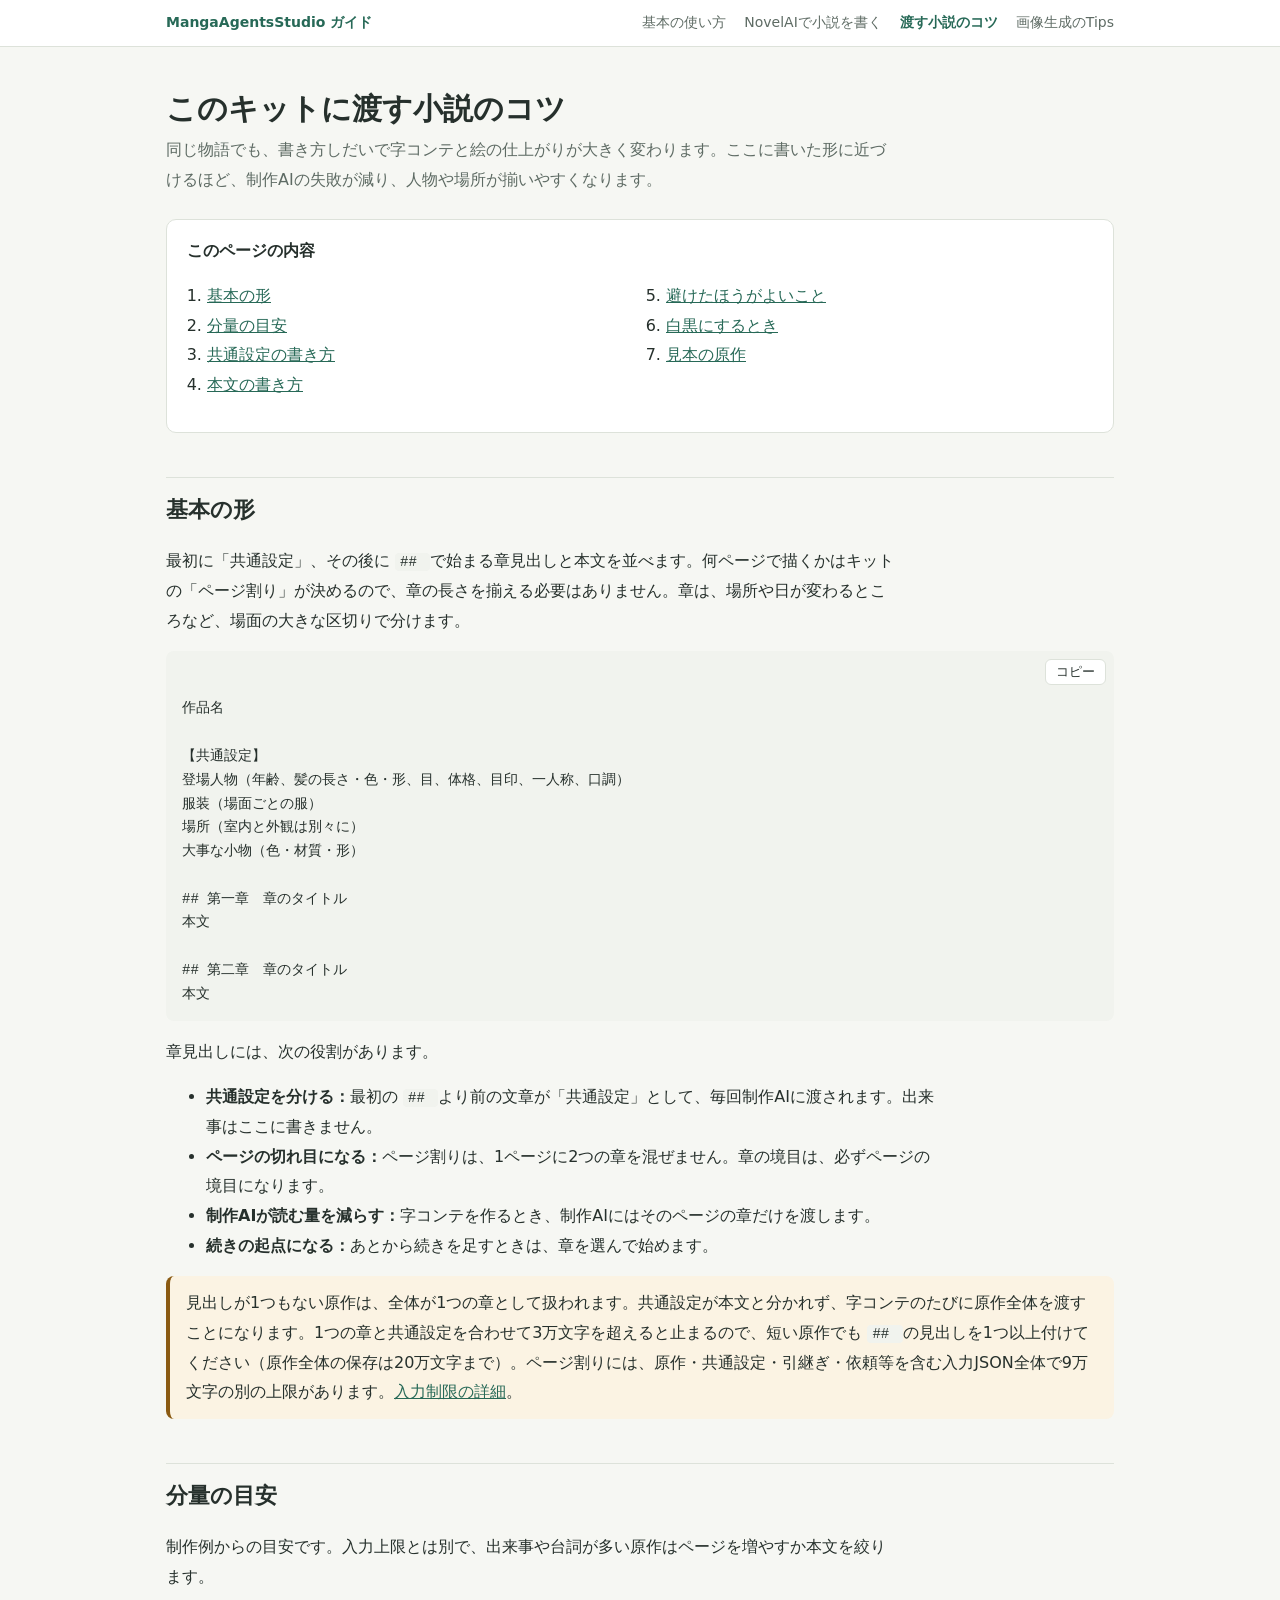
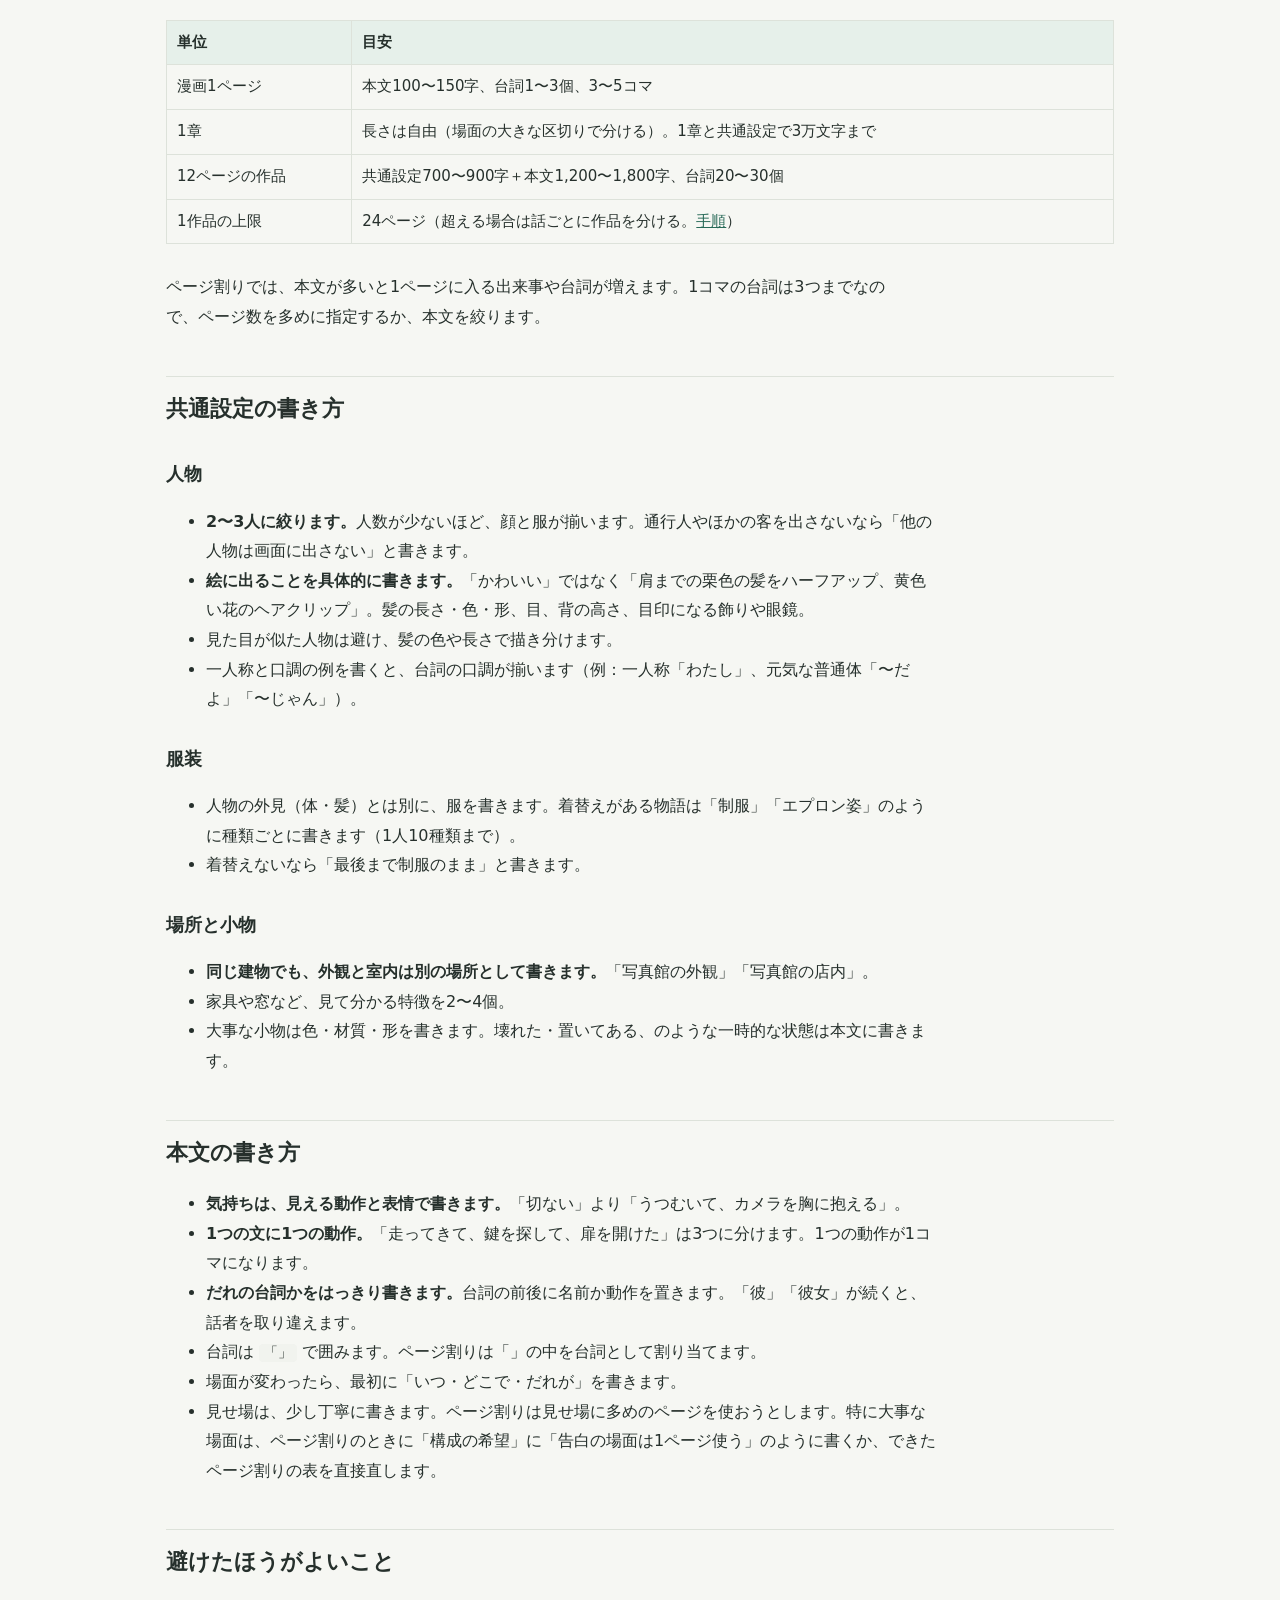
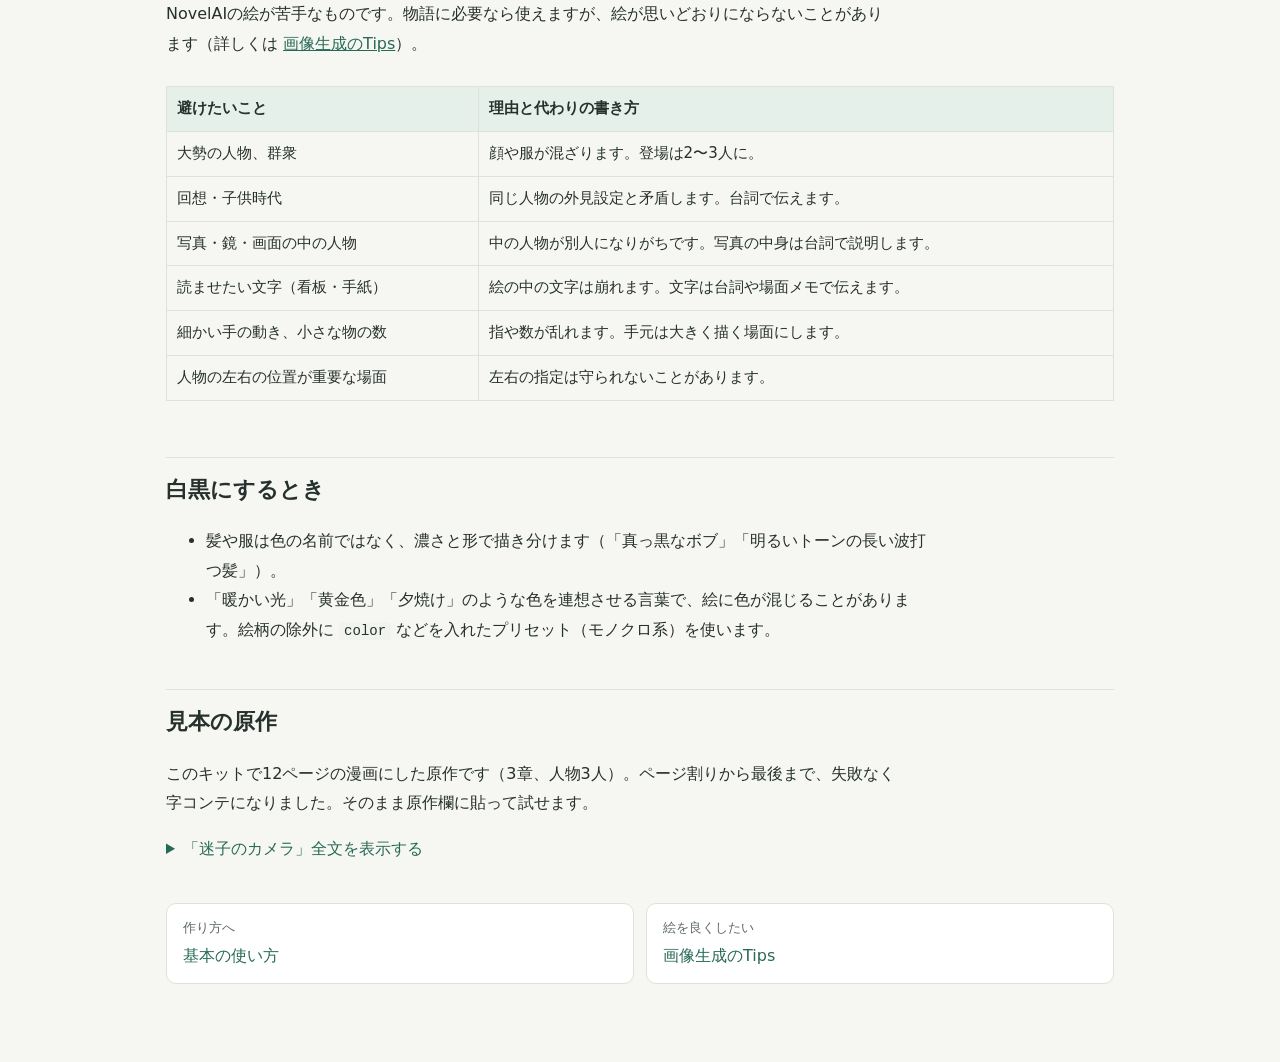
<file: web/guide/source-tips.html>
<!doctype html>
<html lang="ja">
<head>
<meta charset="utf-8">
<meta name="viewport" content="width=device-width,initial-scale=1">
<title>渡す小説のコツ</title>
<link rel="stylesheet" href="guide.css">
</head>
<body>
<header class="top"><nav class="top-inner" aria-label="ガイド">
  <a class="brand" href="index.html">MangaAgentsStudio ガイド</a>
  <a href="index.html">基本の使い方</a>
  <a href="novelai-story.html">NovelAIで小説を書く</a>
  <a href="source-tips.html" aria-current="page">渡す小説のコツ</a>
  <a href="tips.html">画像生成のTips</a>
</nav></header>
<main>
<h1>このキットに渡す小説のコツ</h1>
<p class="lead">同じ物語でも、書き方しだいで字コンテと絵の仕上がりが大きく変わります。ここに書いた形に近づけるほど、制作AIの失敗が減り、人物や場所が揃いやすくなります。</p>

<div class="card">
<strong>このページの内容</strong>
<ol class="toc">
  <li><a href="#shape">基本の形</a></li>
  <li><a href="#amount">分量の目安</a></li>
  <li><a href="#settings">共通設定の書き方</a></li>
  <li><a href="#body">本文の書き方</a></li>
  <li><a href="#avoid">避けたほうがよいこと</a></li>
  <li><a href="#mono">白黒にするとき</a></li>
  <li><a href="#sample">見本の原作</a></li>
</ol>
</div>

<h2 id="shape">基本の形</h2>
<p>最初に「共通設定」、その後に <code>## </code> で始まる章見出しと本文を並べます。何ページで描くかはキットの「ページ割り」が決めるので、章の長さを揃える必要はありません。章は、場所や日が変わるところなど、場面の大きな区切りで分けます。</p>
<div class="copy-block"><pre>作品名

【共通設定】
登場人物（年齢、髪の長さ・色・形、目、体格、目印、一人称、口調）
服装（場面ごとの服）
場所（室内と外観は別々に）
大事な小物（色・材質・形）

## 第一章　章のタイトル
本文

## 第二章　章のタイトル
本文</pre></div>
<p>章見出しには、次の役割があります。</p>
<ul>
  <li><strong>共通設定を分ける：</strong>最初の <code>## </code> より前の文章が「共通設定」として、毎回制作AIに渡されます。出来事はここに書きません。</li>
  <li><strong>ページの切れ目になる：</strong>ページ割りは、1ページに2つの章を混ぜません。章の境目は、必ずページの境目になります。</li>
  <li><strong>制作AIが読む量を減らす：</strong>字コンテを作るとき、制作AIにはそのページの章だけを渡します。</li>
  <li><strong>続きの起点になる：</strong>あとから続きを足すときは、章を選んで始めます。</li>
</ul>
<div class="caution">見出しが1つもない原作は、全体が1つの章として扱われます。共通設定が本文と分かれず、字コンテのたびに原作全体を渡すことになります。1つの章と共通設定を合わせて3万文字を超えると止まるので、短い原作でも <code>## </code> の見出しを1つ以上付けてください（原作全体の保存は20万文字まで）。ページ割りには、原作・共通設定・引継ぎ・依頼等を含む入力JSON全体で9万文字の別の上限があります。<a href="reference.html#limits">入力制限の詳細</a>。</div>

<h2 id="amount">分量の目安</h2>
<p>制作例からの目安です。入力上限とは別で、出来事や台詞が多い原作はページを増やすか本文を絞ります。</p>
<div class="table-wrap"><table>
<tr><th>単位</th><th>目安</th></tr>
<tr><td>漫画1ページ</td><td>本文100〜150字、台詞1〜3個、3〜5コマ</td></tr>
<tr><td>1章</td><td>長さは自由（場面の大きな区切りで分ける）。1章と共通設定で3万文字まで</td></tr>
<tr><td>12ページの作品</td><td>共通設定700〜900字＋本文1,200〜1,800字、台詞20〜30個</td></tr>
<tr><td>1作品の上限</td><td>24ページ（超える場合は話ごとに作品を分ける。<a href="index.html#over24">手順</a>）</td></tr>
</table></div>
<p>ページ割りでは、本文が多いと1ページに入る出来事や台詞が増えます。1コマの台詞は3つまでなので、ページ数を多めに指定するか、本文を絞ります。</p>

<h2 id="settings">共通設定の書き方</h2>
<h3>人物</h3>
<ul>
  <li><strong>2〜3人に絞ります。</strong>人数が少ないほど、顔と服が揃います。通行人やほかの客を出さないなら「他の人物は画面に出さない」と書きます。</li>
  <li><strong>絵に出ることを具体的に書きます。</strong>「かわいい」ではなく「肩までの栗色の髪をハーフアップ、黄色い花のヘアクリップ」。髪の長さ・色・形、目、背の高さ、目印になる飾りや眼鏡。</li>
  <li>見た目が似た人物は避け、髪の色や長さで描き分けます。</li>
  <li>一人称と口調の例を書くと、台詞の口調が揃います（例：一人称「わたし」、元気な普通体「〜だよ」「〜じゃん」）。</li>
</ul>
<h3>服装</h3>
<ul>
  <li>人物の外見（体・髪）とは別に、服を書きます。着替えがある物語は「制服」「エプロン姿」のように種類ごとに書きます（1人10種類まで）。</li>
  <li>着替えないなら「最後まで制服のまま」と書きます。</li>
</ul>
<h3>場所と小物</h3>
<ul>
  <li><strong>同じ建物でも、外観と室内は別の場所として書きます。</strong>「写真館の外観」「写真館の店内」。</li>
  <li>家具や窓など、見て分かる特徴を2〜4個。</li>
  <li>大事な小物は色・材質・形を書きます。壊れた・置いてある、のような一時的な状態は本文に書きます。</li>
</ul>

<h2 id="body">本文の書き方</h2>
<ul>
  <li><strong>気持ちは、見える動作と表情で書きます。</strong>「切ない」より「うつむいて、カメラを胸に抱える」。</li>
  <li><strong>1つの文に1つの動作。</strong>「走ってきて、鍵を探して、扉を開けた」は3つに分けます。1つの動作が1コマになります。</li>
  <li><strong>だれの台詞かをはっきり書きます。</strong>台詞の前後に名前か動作を置きます。「彼」「彼女」が続くと、話者を取り違えます。</li>
  <li>台詞は <code>「」</code> で囲みます。ページ割りは「」の中を台詞として割り当てます。</li>
  <li>場面が変わったら、最初に「いつ・どこで・だれが」を書きます。</li>
  <li>見せ場は、少し丁寧に書きます。ページ割りは見せ場に多めのページを使おうとします。特に大事な場面は、ページ割りのときに「構成の希望」に「告白の場面は1ページ使う」のように書くか、できたページ割りの表を直接直します。</li>
</ul>

<h2 id="avoid">避けたほうがよいこと</h2>
<p>NovelAIの絵が苦手なものです。物語に必要なら使えますが、絵が思いどおりにならないことがあります（詳しくは <a href="tips.html">画像生成のTips</a>）。</p>
<div class="table-wrap"><table>
<tr><th>避けたいこと</th><th>理由と代わりの書き方</th></tr>
<tr><td>大勢の人物、群衆</td><td>顔や服が混ざります。登場は2〜3人に。</td></tr>
<tr><td>回想・子供時代</td><td>同じ人物の外見設定と矛盾します。台詞で伝えます。</td></tr>
<tr><td>写真・鏡・画面の中の人物</td><td>中の人物が別人になりがちです。写真の中身は台詞で説明します。</td></tr>
<tr><td>読ませたい文字（看板・手紙）</td><td>絵の中の文字は崩れます。文字は台詞や場面メモで伝えます。</td></tr>
<tr><td>細かい手の動き、小さな物の数</td><td>指や数が乱れます。手元は大きく描く場面にします。</td></tr>
<tr><td>人物の左右の位置が重要な場面</td><td>左右の指定は守られないことがあります。</td></tr>
</table></div>

<h2 id="mono">白黒にするとき</h2>
<ul>
  <li>髪や服は色の名前ではなく、濃さと形で描き分けます（「真っ黒なボブ」「明るいトーンの長い波打つ髪」）。</li>
  <li>「暖かい光」「黄金色」「夕焼け」のような色を連想させる言葉で、絵に色が混じることがあります。絵柄の除外に <code>color</code> などを入れたプリセット（モノクロ系）を使います。</li>
</ul>

<h2 id="sample">見本の原作</h2>
<p>このキットで12ページの漫画にした原作です（3章、人物3人）。ページ割りから最後まで、失敗なく字コンテになりました。そのまま原作欄に貼って試せます。</p>
<details><summary>「迷子のカメラ」全文を表示する</summary>
<div class="copy-block"><pre>迷子のカメラ

【共通設定】
舞台は現代の日本の小さな町。季節は秋で、銀杏の葉が黄色く色づいている。登場人物は次の3人だけで、通行人や他の客は画面に出さない。回想の場面は描かない（昔の出来事は写真と台詞で伝える）。
小春（こはる）は15歳の中学3年生の女の子。肩までの栗色の髪をハーフアップにし、黄色い花のヘアクリップを付けている。丸い大きな目で、背は低め。一人称は「わたし」。元気な普通体（「〜だよ」「〜じゃん」「行ってみようよ！」）で話し、思いついたらすぐ動く。
律（りつ）は15歳の中学3年生の男の子で、小春の同級生。短い黒髪に細い銀縁の眼鏡、背が高くやせ型。一人称は「僕」。落ち着いた少し丁寧な普通体（「〜だと思う」「〜かな」「待って、小春」）で話し、よく観察する。
千代（ちよ）さんは70代の女性で、商店街の写真館の店主。白髪をうしろでお団子にまとめ、目尻に笑いじわがある。紺色のカーディガンに白いブラウス、灰色のロングスカート。一人称は「私」。やわらかい丁寧語（「〜ですよ」「ありがとうねえ」）で話す。
服装: 小春は紺のセーラー服に赤いスカーフ、紺のプリーツスカート、白い靴下に茶色のローファー。律は黒い詰襟の学生服、黒いズボン、黒いスニーカー。二人とも最後まで制服のまま。
場所: 河川敷の公園は、川沿いの遊歩道、黄色い銀杏並木、古い木のベンチがひとつある。千代写真館の外観は、商店街の角にある二階建ての古い木造の店で、「千代写真館」と書かれた木の看板と、家族写真を飾ったショーウィンドウがある。写真館の店内は、木のカウンター、壁一面に飾られた白黒写真、奥に「暗室」と書かれた扉がある。暗室の中は、赤い電球だけが灯る狭い部屋で、現像液のバットが三つ並び、洗濯ばさみで写真を吊るすひもが張られている。
大事な小物: 古いフィルムカメラ（黒い革張りで銀色のレンズ、紺色のストラップに白い糸で「千代写真館」と刺繍がある）。現像した一枚の白黒写真。

## 第一章　ベンチの下のカメラ
放課後、小春と律は河川敷の遊歩道を並んで歩いている。銀杏の葉が風で舞い、小春は両手を広げて落ち葉を受け止めようとする。「見て、黄色い雪みたい！」律は少しあきれて笑う。「足もと、気をつけて」
小春が古い木のベンチの前で立ち止まり、しゃがみこむ。ベンチの下から黒いカメラを引っ張り出す。「わっ、カメラ落ちてる」律も横にしゃがんで、カメラをのぞきこむ。「フィルムカメラだね。かなり古い」
律がストラップの刺繍に気づき、指でなぞる。「ここ、刺繍がある。『千代写真館』……商店街の角の店かな」小春はカメラを胸に抱えて立ち上がる。「持ち主、きっと探してるよ。行ってみようよ！」律は空を見上げてうなずく。「暗くなる前に行こう」

## 第二章　千代写真館
二人は商店街の角にある古い写真館の前に立つ。木の看板と、家族写真の並んだショーウィンドウ。小春が扉を押すと、上の鈴がからんと鳴る。
店内は壁一面に白黒写真が飾られている。カウンターの奥から、白髪をお団子にした千代さんが顔を出す。「いらっしゃい。あら、学生さん」小春がカメラを両手で差し出す。「これ、河川敷のベンチの下に落ちてたんです」
千代さんはカメラを受け取り、目を大きく開いて、レンズをそっとなでる。「まあ……これ、私のカメラですよ。孫に貸したら、どこかで失くしたって」律がカメラの横の数字を指さす。「フィルム、まだ入ってます。あと一枚だけ残ってる」
千代さんは少し考えてから、奥の扉を指さす。「せっかくだから、現像してみましょうか。手伝ってくれる？」小春は目を輝かせる。「やりたい！」律も眼鏡を押し上げてうなずく。
赤い電球だけが灯る暗室で、三人はバットの前に並ぶ。千代さんが液の中の紙をゆっくりゆらすと、白い紙に少しずつ像が浮かんでくる。小春が息をのむ。「出てきた……！」

## 第三章　最後の一枚
ひもに吊るした写真には、若い女性がベンチに座って笑っている姿が写っている。銀杏並木と川の手すり。律が写真に顔を近づける。「このベンチ……僕たちがカメラを拾った、あのベンチだ」
千代さんは写真を見つめて、目を細める。「これは若いころの私。夫が、あのベンチで撮ってくれたの。最後の一枚を撮らずに、ずっとしまってあったのねえ」小春は胸に手を当てて、写真と千代さんの顔を見比べる。
小春がぱっと顔を上げる。「じゃあ、最後の一枚、今から撮りに行こうよ！同じベンチで！」千代さんは笑ってうなずく。「ありがとうねえ」
夕暮れの河川敷。銀杏並木がオレンジ色の光に染まっている。千代さんが真ん中、小春と律が両側に座って、三人でベンチに並ぶ。律がカメラを手すりに置き、セルフタイマーを押して走って戻る。「十秒です！」
小春が千代さんの腕にそっと寄り添う。「せーの！」シャッターの音がして、三人が笑う。千代さんはカメラを胸に抱いて、小さくつぶやく。「いい写真になりますよ、きっと」</pre></div>
</details>

<div class="next">
  <a href="index.html#steps"><small>作り方へ</small>基本の使い方</a>
  <a href="tips.html"><small>絵を良くしたい</small>画像生成のTips</a>
</div>
</main>
<script src="guide.js"></script>
</body>
</html>
</file>
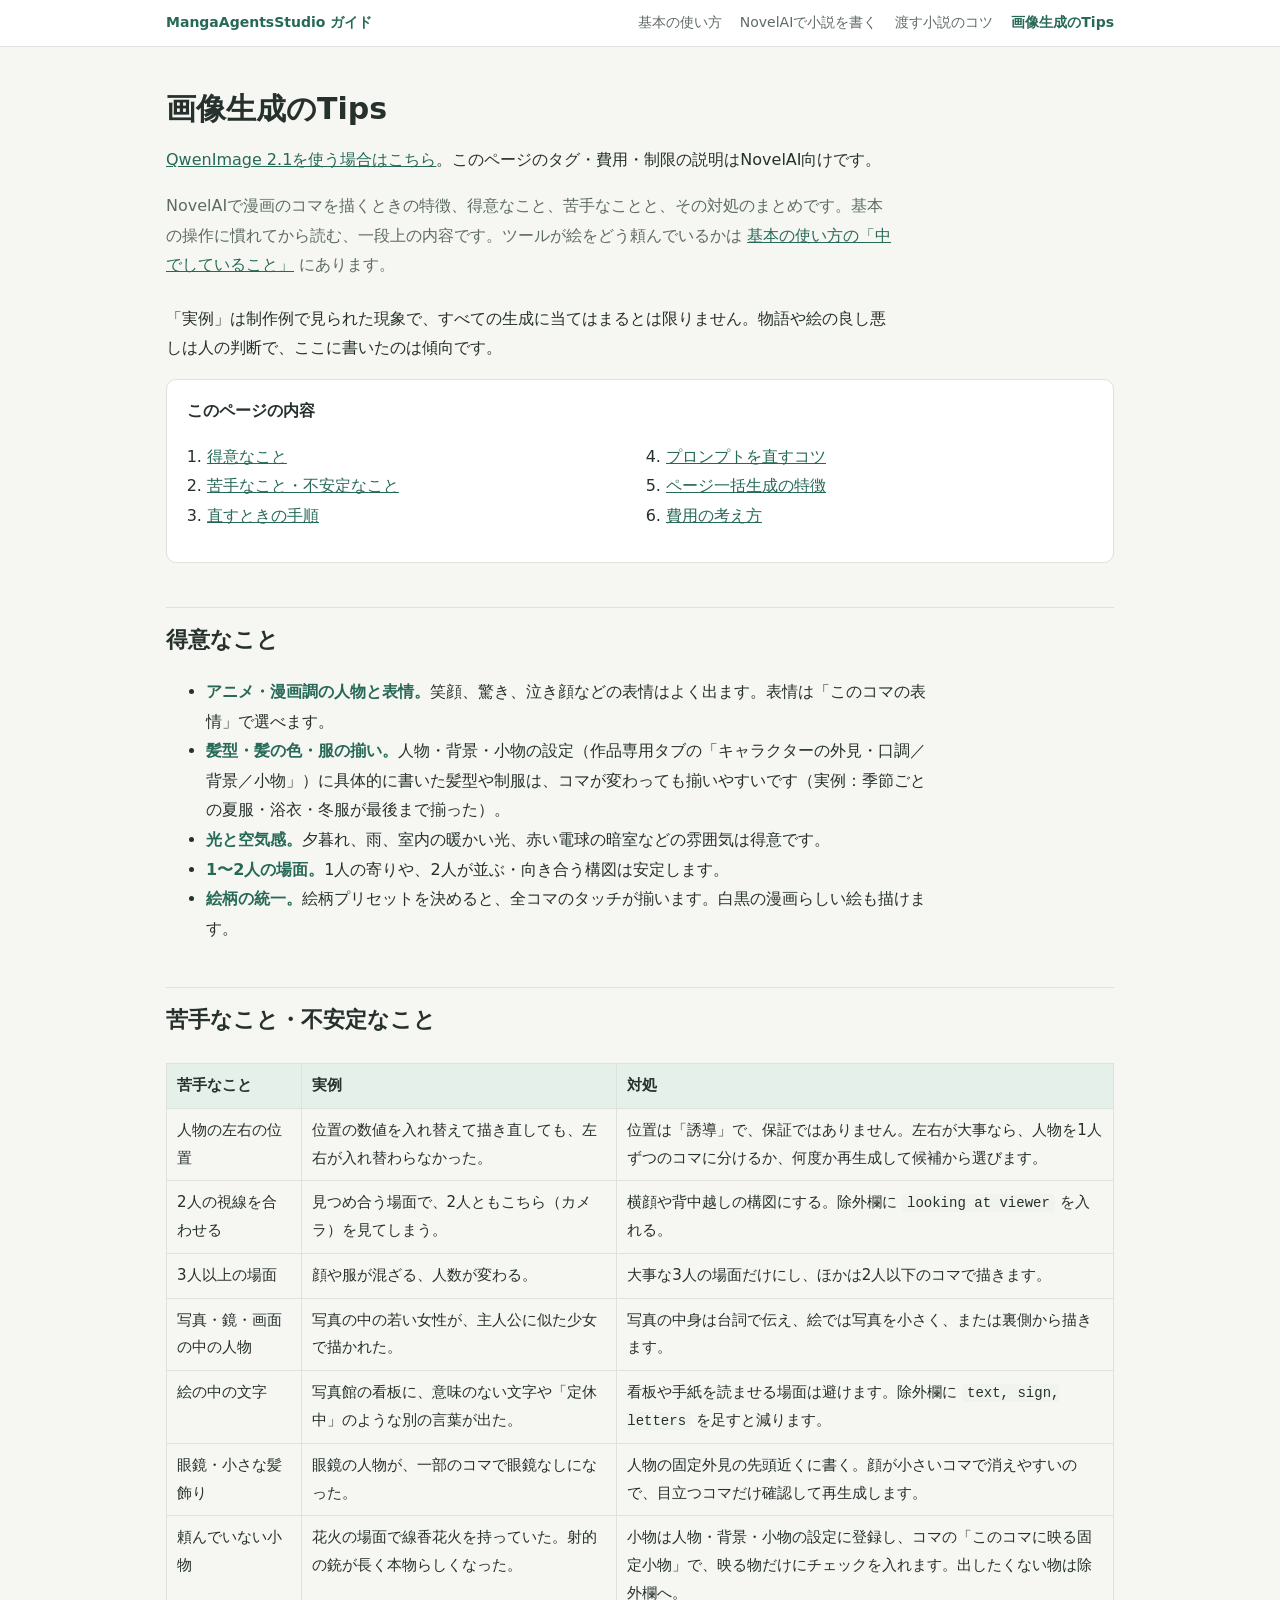
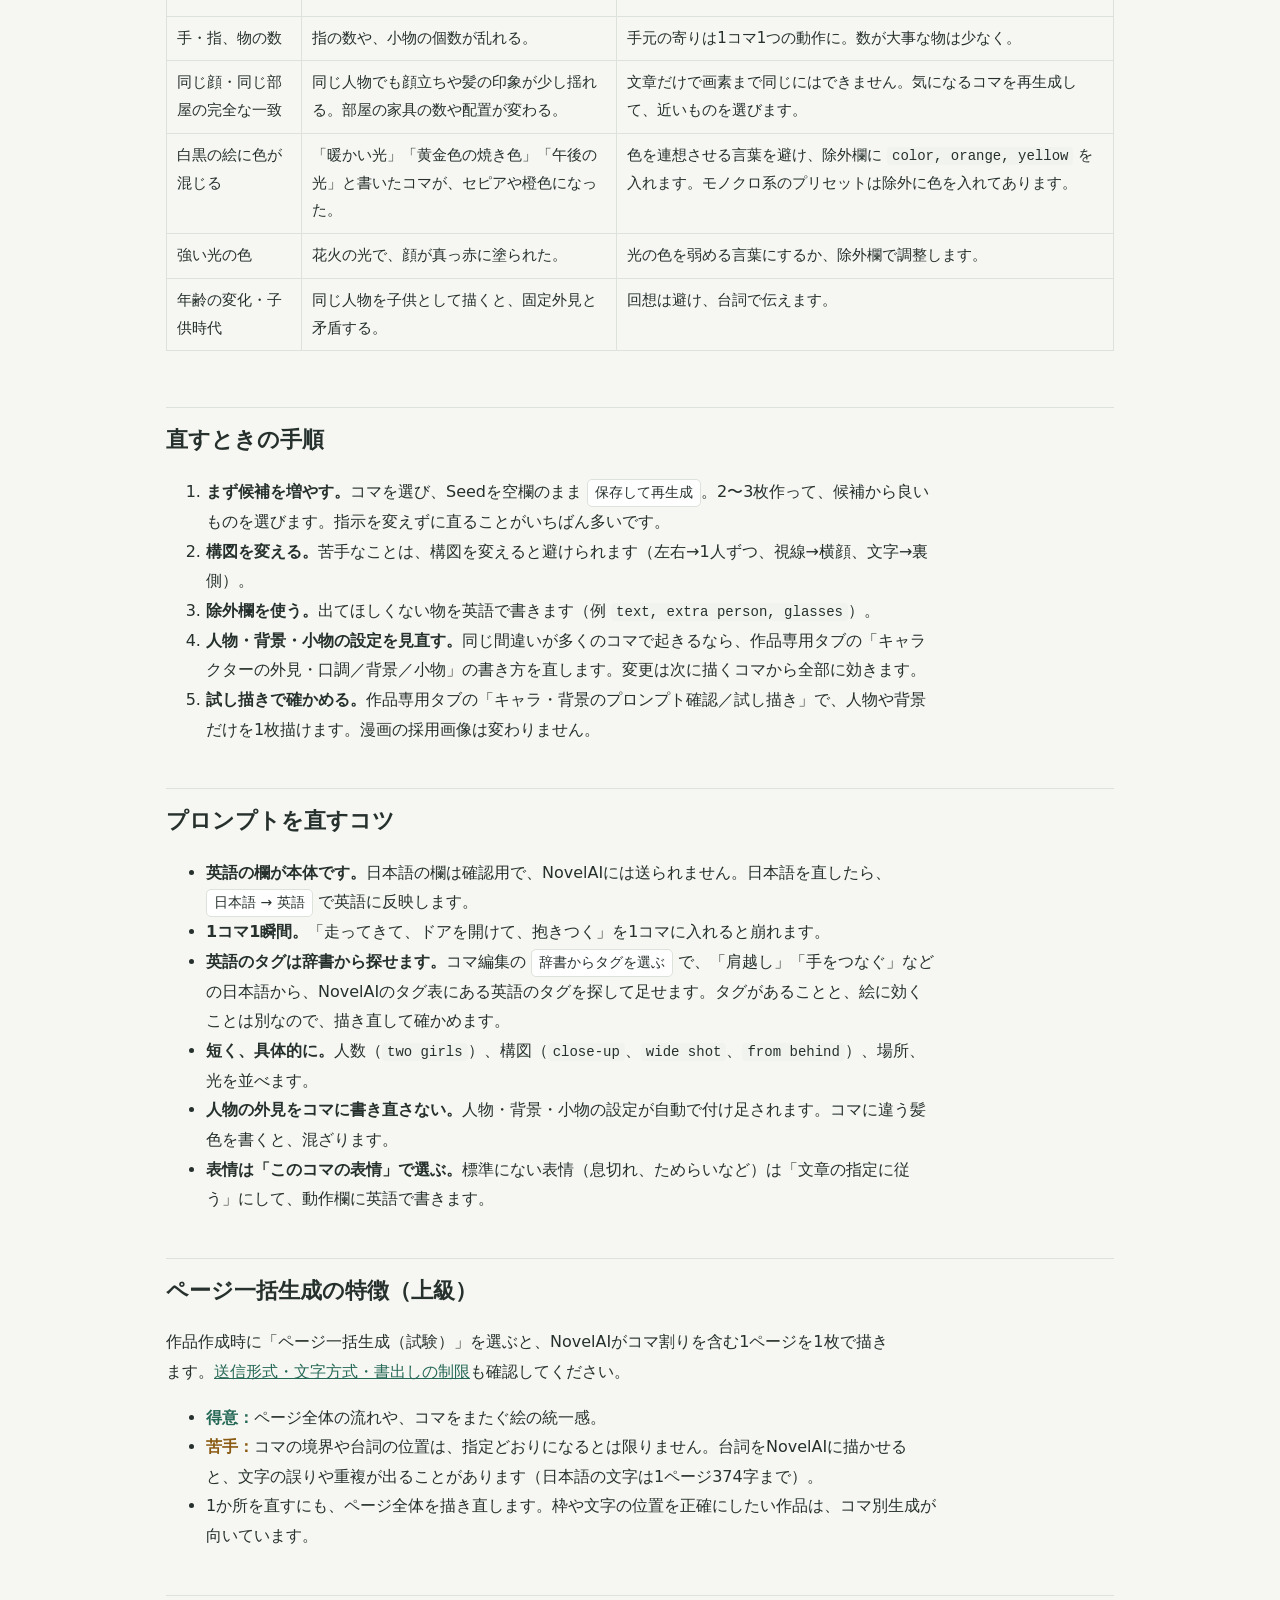
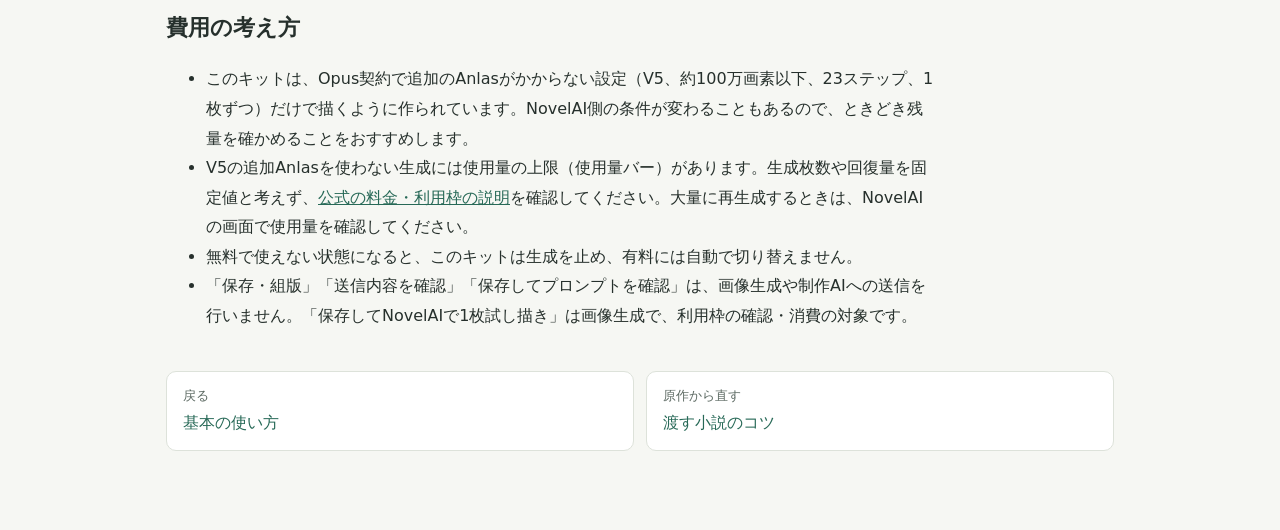
<file: web/guide/tips.html>
<!doctype html>
<html lang="ja">
<head>
<meta charset="utf-8">
<meta name="viewport" content="width=device-width,initial-scale=1">
<title>画像生成のTips</title>
<link rel="stylesheet" href="guide.css">
</head>
<body>
<header class="top"><nav class="top-inner" aria-label="ガイド">
  <a class="brand" href="index.html">MangaAgentsStudio ガイド</a>
  <a href="index.html">基本の使い方</a>
  <a href="novelai-story.html">NovelAIで小説を書く</a>
  <a href="source-tips.html">渡す小説のコツ</a>
  <a href="tips.html" aria-current="page">画像生成のTips</a>
</nav></header>
<main>
<h1>画像生成のTips</h1>
<p><a href="qwen-image.html">QwenImage 2.1を使う場合はこちら</a>。このページのタグ・費用・制限の説明はNovelAI向けです。</p>
<p class="lead">NovelAIで漫画のコマを描くときの特徴、得意なこと、苦手なことと、その対処のまとめです。基本の操作に慣れてから読む、一段上の内容です。ツールが絵をどう頼んでいるかは <a href="index.html#inside">基本の使い方の「中でしていること」</a> にあります。</p>
<p>「実例」は制作例で見られた現象で、すべての生成に当てはまるとは限りません。物語や絵の良し悪しは人の判断で、ここに書いたのは傾向です。</p>

<div class="card">
<strong>このページの内容</strong>
<ol class="toc">
  <li><a href="#good">得意なこと</a></li>
  <li><a href="#hard">苦手なこと・不安定なこと</a></li>
  <li><a href="#fix">直すときの手順</a></li>
  <li><a href="#prompt">プロンプトを直すコツ</a></li>
  <li><a href="#whole">ページ一括生成の特徴</a></li>
  <li><a href="#cost">費用の考え方</a></li>
</ol>
</div>

<h2 id="good">得意なこと</h2>
<ul>
  <li><span class="good">アニメ・漫画調の人物と表情。</span>笑顔、驚き、泣き顔などの表情はよく出ます。表情は「このコマの表情」で選べます。</li>
  <li><span class="good">髪型・髪の色・服の揃い。</span>人物・背景・小物の設定（作品専用タブの「キャラクターの外見・口調／背景／小物」）に具体的に書いた髪型や制服は、コマが変わっても揃いやすいです（実例：季節ごとの夏服・浴衣・冬服が最後まで揃った）。</li>
  <li><span class="good">光と空気感。</span>夕暮れ、雨、室内の暖かい光、赤い電球の暗室などの雰囲気は得意です。</li>
  <li><span class="good">1〜2人の場面。</span>1人の寄りや、2人が並ぶ・向き合う構図は安定します。</li>
  <li><span class="good">絵柄の統一。</span>絵柄プリセットを決めると、全コマのタッチが揃います。白黒の漫画らしい絵も描けます。</li>
</ul>

<h2 id="hard">苦手なこと・不安定なこと</h2>
<div class="table-wrap"><table>
<tr><th>苦手なこと</th><th>実例</th><th>対処</th></tr>
<tr><td>人物の左右の位置</td><td>位置の数値を入れ替えて描き直しても、左右が入れ替わらなかった。</td><td>位置は「誘導」で、保証ではありません。左右が大事なら、人物を1人ずつのコマに分けるか、何度か再生成して候補から選びます。</td></tr>
<tr><td>2人の視線を合わせる</td><td>見つめ合う場面で、2人ともこちら（カメラ）を見てしまう。</td><td>横顔や背中越しの構図にする。除外欄に <code>looking at viewer</code> を入れる。</td></tr>
<tr><td>3人以上の場面</td><td>顔や服が混ざる、人数が変わる。</td><td>大事な3人の場面だけにし、ほかは2人以下のコマで描きます。</td></tr>
<tr><td>写真・鏡・画面の中の人物</td><td>写真の中の若い女性が、主人公に似た少女で描かれた。</td><td>写真の中身は台詞で伝え、絵では写真を小さく、または裏側から描きます。</td></tr>
<tr><td>絵の中の文字</td><td>写真館の看板に、意味のない文字や「定休中」のような別の言葉が出た。</td><td>看板や手紙を読ませる場面は避けます。除外欄に <code>text, sign, letters</code> を足すと減ります。</td></tr>
<tr><td>眼鏡・小さな髪飾り</td><td>眼鏡の人物が、一部のコマで眼鏡なしになった。</td><td>人物の固定外見の先頭近くに書く。顔が小さいコマで消えやすいので、目立つコマだけ確認して再生成します。</td></tr>
<tr><td>頼んでいない小物</td><td>花火の場面で線香花火を持っていた。射的の銃が長く本物らしくなった。</td><td>小物は人物・背景・小物の設定に登録し、コマの「このコマに映る固定小物」で、映る物だけにチェックを入れます。出したくない物は除外欄へ。</td></tr>
<tr><td>手・指、物の数</td><td>指の数や、小物の個数が乱れる。</td><td>手元の寄りは1コマ1つの動作に。数が大事な物は少なく。</td></tr>
<tr><td>同じ顔・同じ部屋の完全な一致</td><td>同じ人物でも顔立ちや髪の印象が少し揺れる。部屋の家具の数や配置が変わる。</td><td>文章だけで画素まで同じにはできません。気になるコマを再生成して、近いものを選びます。</td></tr>
<tr><td>白黒の絵に色が混じる</td><td>「暖かい光」「黄金色の焼き色」「午後の光」と書いたコマが、セピアや橙色になった。</td><td>色を連想させる言葉を避け、除外欄に <code>color, orange, yellow</code> を入れます。モノクロ系のプリセットは除外に色を入れてあります。</td></tr>
<tr><td>強い光の色</td><td>花火の光で、顔が真っ赤に塗られた。</td><td>光の色を弱める言葉にするか、除外欄で調整します。</td></tr>
<tr><td>年齢の変化・子供時代</td><td>同じ人物を子供として描くと、固定外見と矛盾する。</td><td>回想は避け、台詞で伝えます。</td></tr>
</table></div>

<h2 id="fix">直すときの手順</h2>
<ol>
  <li><strong>まず候補を増やす。</strong>コマを選び、Seedを空欄のまま <span class="ui">保存して再生成</span>。2〜3枚作って、候補から良いものを選びます。指示を変えずに直ることがいちばん多いです。</li>
  <li><strong>構図を変える。</strong>苦手なことは、構図を変えると避けられます（左右→1人ずつ、視線→横顔、文字→裏側）。</li>
  <li><strong>除外欄を使う。</strong>出てほしくない物を英語で書きます（例 <code>text, extra person, glasses</code>）。</li>
  <li><strong>人物・背景・小物の設定を見直す。</strong>同じ間違いが多くのコマで起きるなら、作品専用タブの「キャラクターの外見・口調／背景／小物」の書き方を直します。変更は次に描くコマから全部に効きます。</li>
  <li><strong>試し描きで確かめる。</strong>作品専用タブの「キャラ・背景のプロンプト確認／試し描き」で、人物や背景だけを1枚描けます。漫画の採用画像は変わりません。</li>
</ol>

<h2 id="prompt">プロンプトを直すコツ</h2>
<ul>
  <li><strong>英語の欄が本体です。</strong>日本語の欄は確認用で、NovelAIには送られません。日本語を直したら、<span class="ui">日本語 → 英語</span> で英語に反映します。</li>
  <li><strong>1コマ1瞬間。</strong>「走ってきて、ドアを開けて、抱きつく」を1コマに入れると崩れます。</li>
  <li><strong>英語のタグは辞書から探せます。</strong>コマ編集の <span class="ui">辞書からタグを選ぶ</span> で、「肩越し」「手をつなぐ」などの日本語から、NovelAIのタグ表にある英語のタグを探して足せます。タグがあることと、絵に効くことは別なので、描き直して確かめます。</li>
  <li><strong>短く、具体的に。</strong>人数（<code>two girls</code>）、構図（<code>close-up</code>、<code>wide shot</code>、<code>from behind</code>）、場所、光を並べます。</li>
  <li><strong>人物の外見をコマに書き直さない。</strong>人物・背景・小物の設定が自動で付け足されます。コマに違う髪色を書くと、混ざります。</li>
  <li><strong>表情は「このコマの表情」で選ぶ。</strong>標準にない表情（息切れ、ためらいなど）は「文章の指定に従う」にして、動作欄に英語で書きます。</li>
</ul>

<h2 id="whole">ページ一括生成の特徴（上級）</h2>
<p>作品作成時に「ページ一括生成（試験）」を選ぶと、NovelAIがコマ割りを含む1ページを1枚で描きます。<a href="reference.html#whole">送信形式・文字方式・書出しの制限</a>も確認してください。</p>
<ul>
  <li><span class="good">得意：</span>ページ全体の流れや、コマをまたぐ絵の統一感。</li>
  <li><span class="bad">苦手：</span>コマの境界や台詞の位置は、指定どおりになるとは限りません。台詞をNovelAIに描かせると、文字の誤りや重複が出ることがあります（日本語の文字は1ページ374字まで）。</li>
  <li>1か所を直すにも、ページ全体を描き直します。枠や文字の位置を正確にしたい作品は、コマ別生成が向いています。</li>
</ul>

<h2 id="cost">費用の考え方</h2>
<ul>
  <li>このキットは、Opus契約で追加のAnlasがかからない設定（V5、約100万画素以下、23ステップ、1枚ずつ）だけで描くように作られています。NovelAI側の条件が変わることもあるので、ときどき残量を確かめることをおすすめします。</li>
  <li>V5の追加Anlasを使わない生成には使用量の上限（使用量バー）があります。生成枚数や回復量を固定値と考えず、<a href="https://docs.novelai.net/en/subscription/">公式の料金・利用枠の説明</a>を確認してください。大量に再生成するときは、NovelAIの画面で使用量を確認してください。</li>
  <li>無料で使えない状態になると、このキットは生成を止め、有料には自動で切り替えません。</li>
  <li>「保存・組版」「送信内容を確認」「保存してプロンプトを確認」は、画像生成や制作AIへの送信を行いません。「保存してNovelAIで1枚試し描き」は画像生成で、利用枠の確認・消費の対象です。</li>
</ul>

<div class="next">
  <a href="index.html"><small>戻る</small>基本の使い方</a>
  <a href="source-tips.html"><small>原作から直す</small>渡す小説のコツ</a>
</div>
</main>
<script src="guide.js"></script>
</body>
</html>
</file>
<file: web/guide/guide.css>
/* User guides (web/guide/*.html). Plain pages that open in their own tab from the studio header. */
:root {
  --bg:#f6f7f3; --paper:#ffffff; --ink:#26302c; --muted:#5e6b64; --line:#dde2da;
  --accent:#276957; --accent-soft:#e6f0ea; --warn:#8a5a12; --warn-soft:#fbf3e3; --code:#f1f3ee;
}
@media (prefers-color-scheme: dark) {
  :root:not([data-theme="light"]) {
    --bg:#171b19; --paper:#1f2522; --ink:#e3e8e4; --muted:#a3b0a9; --line:#34403a;
    --accent:#7cc4a6; --accent-soft:#22342c; --warn:#e8bb6a; --warn-soft:#3a3020; --code:#262d29;
  }
}
* { box-sizing:border-box; }
html { scroll-behavior:smooth; }
body {
  margin:0; background:var(--bg); color:var(--ink);
  font-family:"Hiragino Sans","Yu Gothic UI","Meiryo",system-ui,sans-serif;
  font-size:16px; line-height:1.85;
}
.top {
  position:sticky; top:0; z-index:5; background:var(--paper); border-bottom:1px solid var(--line);
}
.top-inner { max-width:980px; margin:0 auto; padding:10px 16px; display:flex; gap:6px 18px; align-items:center; flex-wrap:wrap; }
.top .brand { font-weight:700; color:var(--accent); margin-right:auto; text-decoration:none; }
.top a { color:var(--muted); text-decoration:none; font-size:14px; }
.top a[aria-current="page"] { color:var(--accent); font-weight:700; }
main { max-width:980px; margin:0 auto; padding:24px 16px 80px; }
h1 { font-size:30px; line-height:1.35; margin:18px 0 6px; }
.lead { color:var(--muted); margin:0 0 24px; }
h2 { font-size:22px; margin:44px 0 10px; padding-top:12px; border-top:1px solid var(--line); scroll-margin-top:64px; }
h3 { font-size:18px; margin:28px 0 6px; scroll-margin-top:64px; }
p, li { max-width:72ch; }
a { color:var(--accent); }
.card { background:var(--paper); border:1px solid var(--line); border-radius:10px; padding:16px 20px; margin:16px 0; }
.toc { columns:2; column-gap:32px; padding-left:20px; }
@media (max-width:640px) {
  .toc { columns:1; }
  h1 { font-size:24px; }
  h2, h3 { scroll-margin-top:112px; } /* The guide navigation wraps onto multiple lines. */
}
.step { background:var(--paper); border:1px solid var(--line); border-left:4px solid var(--accent); border-radius:8px; padding:14px 18px; margin:18px 0; }
.step h3 { margin-top:0; }
.step .time { display:inline-block; font-size:13px; color:var(--accent); background:var(--accent-soft); border-radius:99px; padding:0 10px; margin-left:6px; font-weight:400; }
.note { background:var(--accent-soft); border-radius:8px; padding:12px 16px; margin:14px 0; }
.caution { background:var(--warn-soft); color:var(--ink); border-left:4px solid var(--warn); border-radius:8px; padding:12px 16px; margin:14px 0; }
.ui { display:inline-block; border:1px solid var(--line); background:var(--paper); border-radius:5px; padding:0 7px; font-size:14px; white-space:nowrap; }
.path { color:var(--muted); font-size:14px; }
code { background:var(--code); border-radius:4px; padding:1px 5px; font-size:14px; overflow-wrap:anywhere; }
pre { background:var(--code); border-radius:8px; padding:14px 16px; overflow:auto; font-size:14px; line-height:1.7; white-space:pre-wrap; word-break:break-word; }
.copy-block { position:relative; }
.copy-block pre { padding-top:46px; }
.copy-block button {
  position:absolute; top:8px; right:8px; border:1px solid var(--line); background:var(--paper); color:var(--ink);
  border-radius:6px; padding:3px 10px; font-size:13px; cursor:pointer;
}
table { border-collapse:collapse; width:100%; margin:12px 0; font-size:15px; }
th, td { border:1px solid var(--line); padding:8px 10px; text-align:left; vertical-align:top; }
th { background:var(--accent-soft); }
.table-wrap { overflow-x:auto; }
.flow { display:flex; flex-wrap:wrap; gap:8px; align-items:center; margin:12px 0; }
.flow span { background:var(--paper); border:1px solid var(--line); border-radius:8px; padding:6px 12px; }
.flow i { color:var(--muted); font-style:normal; }
details { margin:10px 0; }
summary { cursor:pointer; color:var(--accent); }
.good { color:var(--accent); font-weight:700; }
.bad { color:var(--warn); font-weight:700; }
.next { display:flex; flex-wrap:wrap; gap:12px; margin-top:40px; }
.next a { flex:1 1 220px; background:var(--paper); border:1px solid var(--line); border-radius:10px; padding:12px 16px; text-decoration:none; }
.next a small { display:block; color:var(--muted); }
</file>
